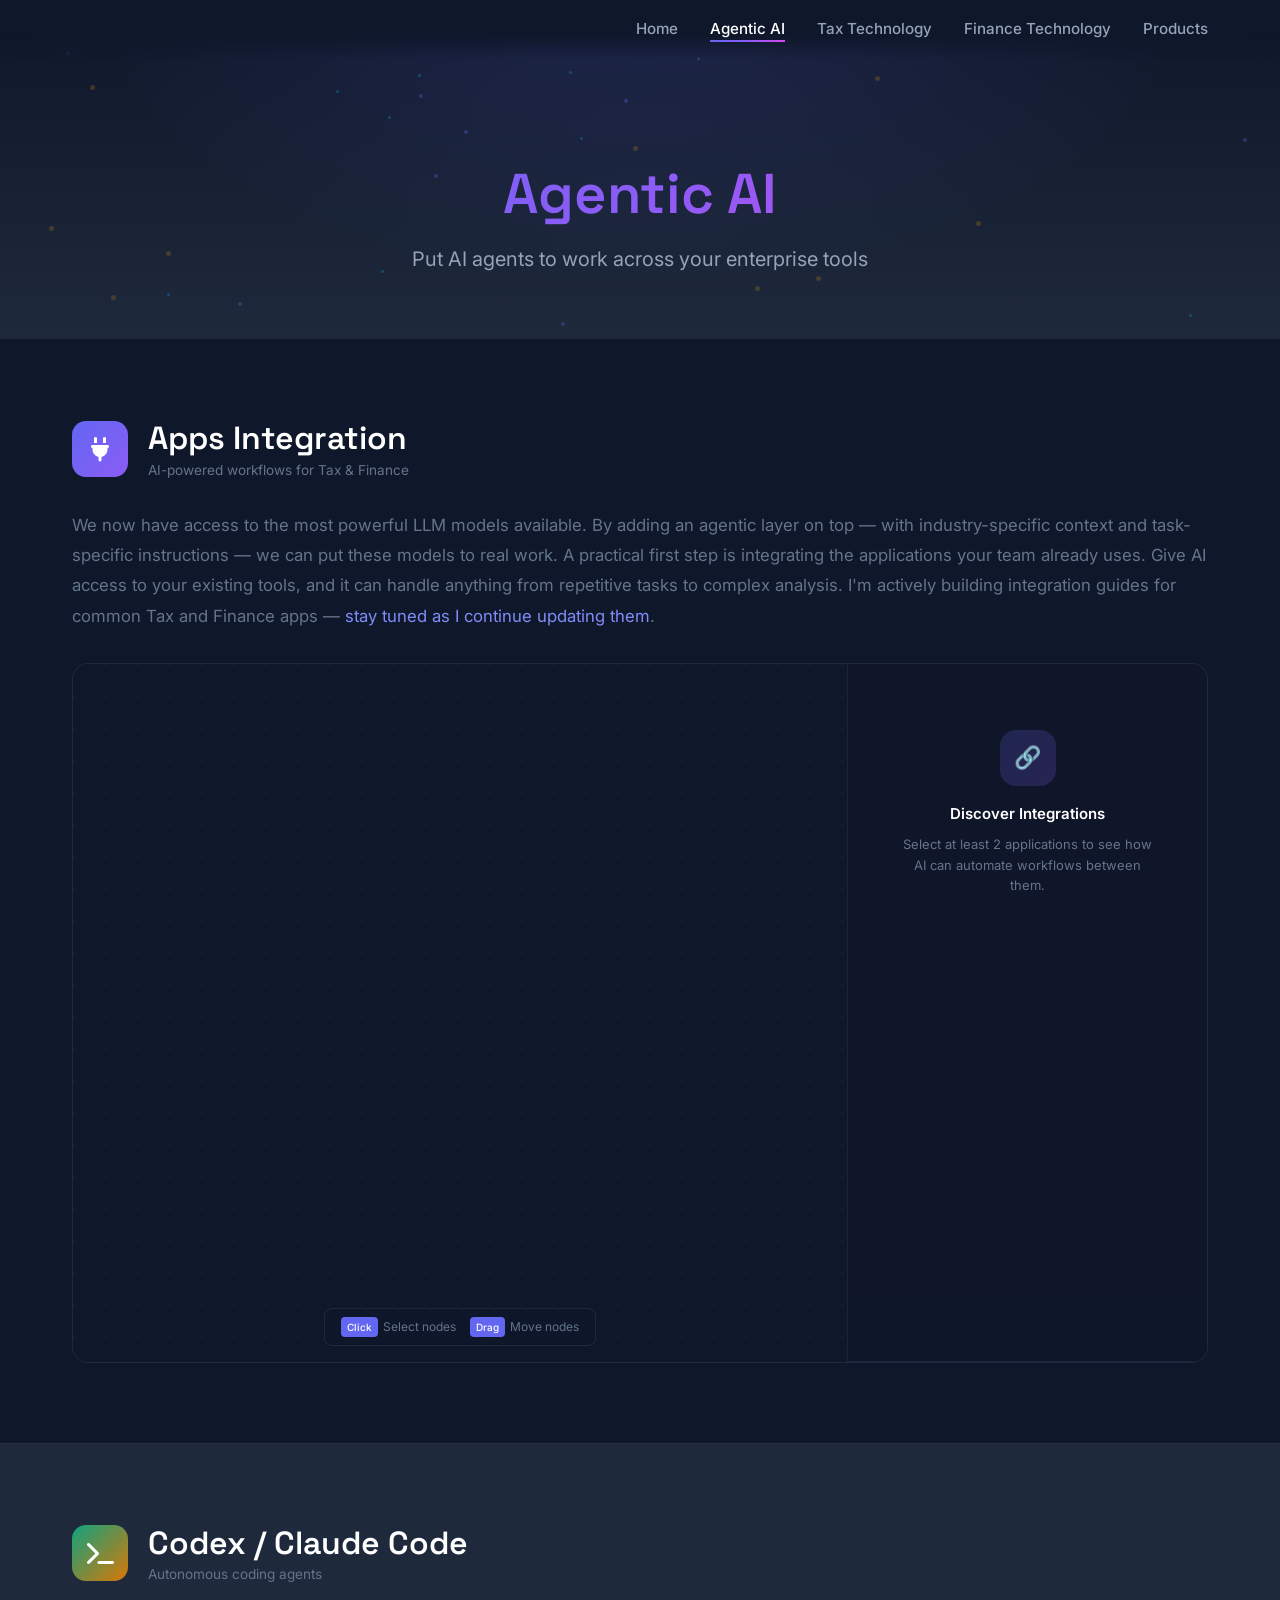
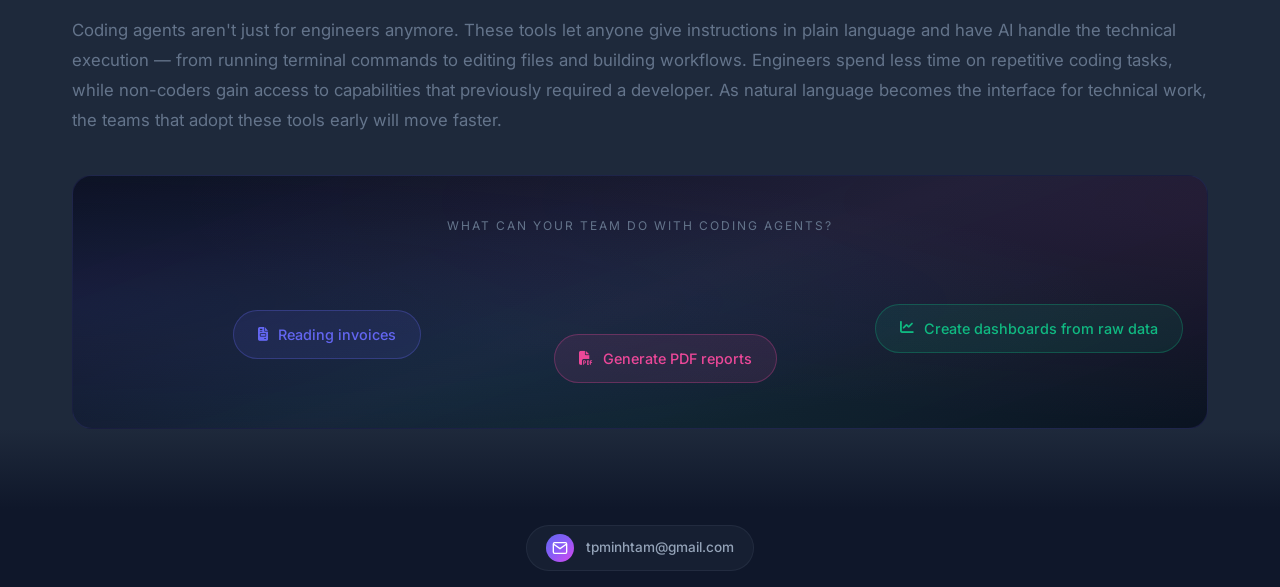
<file: pages/agentic-ai.html>
<!DOCTYPE html>
<html lang="en">
<head>
    <meta charset="UTF-8">
    <meta name="viewport" content="width=device-width, initial-scale=1.0">
    <title>Agentic AI | Tam Tran</title>
    <link rel="stylesheet" href="../styles.css">
    <link href="https://fonts.googleapis.com/css2?family=Inter:wght@300;400;500;600;700&family=Space+Grotesk:wght@400;500;600;700&display=swap" rel="stylesheet">
    <script src="https://d3js.org/d3.v7.min.js"></script>
    <link rel="stylesheet" href="https://cdnjs.cloudflare.com/ajax/libs/font-awesome/6.5.1/css/all.min.css">
    <style>
        /* ===== Claude Code & Codex Section Styles ===== */
        .tool-section {
            padding: 5rem 0;
            border-top: 1px solid rgba(100, 116, 139, 0.1);
        }
        .tool-header {
            display: flex;
            align-items: center;
            gap: 1.25rem;
            margin-bottom: 2rem;
        }
        .tool-logo {
            width: 56px;
            height: 56px;
            border-radius: 14px;
            display: flex;
            align-items: center;
            justify-content: center;
            font-size: 1.5rem;
            color: var(--white);
            flex-shrink: 0;
        }
        .tool-logo.claude-code {
            background: linear-gradient(135deg, #d97706 0%, #f59e0b 100%);
        }
        .tool-logo.codex {
            background: linear-gradient(135deg, #10a37f 0%, #1a7f5a 100%);
        }
        .tool-header h2 {
            font-size: 2rem;
            color: var(--white);
            margin: 0;
        }
        .tool-header h2 span {
            display: block;
            font-size: 0.85rem;
            color: var(--gray);
            font-weight: 400;
            margin-top: 0.25rem;
            font-family: 'Inter', sans-serif;
        }
        .tool-description {
            color: var(--gray);
            line-height: 1.8;
            margin-bottom: 2rem;
            font-size: 1.05rem;
        }
        .features-grid {
            display: grid;
            grid-template-columns: repeat(auto-fit, minmax(280px, 1fr));
            gap: 1.5rem;
            margin-top: 1.5rem;
        }
        .feature-card {
            background: rgba(30, 41, 59, 0.5);
            border: 1px solid rgba(100, 116, 139, 0.2);
            border-radius: 12px;
            padding: 1.5rem;
            transition: all 0.3s ease;
        }
        .feature-card:hover {
            border-color: rgba(99, 102, 241, 0.4);
            transform: translateY(-4px);
            box-shadow: 0 12px 24px rgba(0, 0, 0, 0.2);
        }
        .feature-card h4 {
            color: var(--white);
            margin-bottom: 0.5rem;
            font-size: 1rem;
        }
        .feature-card p {
            color: var(--gray);
            font-size: 0.9rem;
            line-height: 1.6;
        }
        .built-with {
            margin-top: 2rem;
            padding: 1.5rem;
            background: rgba(99, 102, 241, 0.08);
            border: 1px solid rgba(99, 102, 241, 0.2);
            border-radius: 12px;
        }
        .built-with h4 {
            color: var(--primary-light);
            margin-bottom: 0.75rem;
            font-size: 0.9rem;
            text-transform: uppercase;
            letter-spacing: 0.5px;
        }
        .built-with p {
            color: var(--gray-light);
            font-size: 0.95rem;
            line-height: 1.7;
        }

        /* ===== App Integration Section ===== */
        .app-integration-section {
            padding: 5rem 0 2rem;
        }
        .integration-intro {
            text-align: center;
            margin-bottom: 2rem;
        }
        .integration-intro h2 {
            font-size: 2rem;
            color: var(--white);
            margin-bottom: 1rem;
        }
        .integration-intro p {
            color: var(--gray);
            max-width: 700px;
            margin: 0 auto;
            font-size: 1.05rem;
            line-height: 1.7;
        }

        /* Integration Hub Container */
        .hub-container {
            display: flex;
            border-radius: 16px;
            overflow: hidden;
            border: 1px solid rgba(100, 116, 139, 0.2);
            height: 700px;
            background: #0f172a;
            position: relative;
        }

        /* Graph area */
        .hub-graph {
            flex: 1;
            position: relative;
            overflow: hidden;
            background: #0f172a;
        }
        .hub-graph::before {
            content: '';
            position: absolute;
            top: 0; left: 0; right: 0; bottom: 0;
            background-image:
                radial-gradient(circle at 1px 1px, rgba(100, 116, 139, 0.08) 1px, transparent 0);
            background-size: 32px 32px;
            pointer-events: none;
            z-index: 0;
        }
        .hub-grid-overlay { display: none; }
        #graph {
            width: 100%;
            height: 100%;
            background: transparent;
            position: relative;
            z-index: 1;
        }

        /* Side Panel */
        .hub-panel {
            width: 360px;
            background: rgba(15, 23, 42, 0.95);
            border-left: 1px solid rgba(100, 116, 139, 0.15);
            display: flex;
            flex-direction: column;
        }
        .hub-panel-header {
            padding: 20px 24px;
            border-bottom: 1px solid rgba(100, 116, 139, 0.15);
        }
        .hub-panel-title {
            font-size: 15px;
            font-weight: 600;
            color: var(--white);
            margin-bottom: 4px;
            font-family: 'Space Grotesk', sans-serif;
        }
        .hub-panel-subtitle {
            font-size: 13px;
            color: var(--gray);
            line-height: 1.5;
        }
        .hub-selection-area {
            padding: 16px 24px;
            border-bottom: 1px solid rgba(100, 116, 139, 0.15);
            background: rgba(15, 23, 42, 0.5);
        }
        .hub-selection-label {
            font-size: 11px;
            color: var(--gray);
            text-transform: uppercase;
            letter-spacing: 0.8px;
            margin-bottom: 10px;
            font-weight: 500;
        }
        .hub-selected-apps {
            display: flex;
            gap: 8px;
            flex-wrap: wrap;
            min-height: 32px;
            align-items: center;
        }
        .hub-selected-app {
            display: flex;
            align-items: center;
            gap: 6px;
            padding: 6px 10px;
            background: var(--primary);
            border-radius: 6px;
            font-size: 12px;
            font-weight: 500;
            color: white;
            cursor: pointer;
            transition: all 0.15s ease;
        }
        .hub-selected-app:hover {
            background: var(--primary-dark);
        }
        .hub-selected-app .remove {
            width: 14px;
            height: 14px;
            display: flex;
            align-items: center;
            justify-content: center;
            background: rgba(255, 255, 255, 0.2);
            border-radius: 3px;
            font-size: 9px;
            margin-left: 2px;
        }
        .hub-placeholder {
            color: var(--gray);
            font-size: 13px;
        }
        .hub-clear-btn {
            padding: 6px 12px;
            background: transparent;
            border: 1px solid rgba(100, 116, 139, 0.3);
            border-radius: 6px;
            color: var(--gray);
            font-size: 12px;
            font-weight: 500;
            cursor: pointer;
            transition: all 0.15s ease;
            margin-top: 10px;
        }
        .hub-clear-btn:hover {
            background: rgba(99, 102, 241, 0.15);
            border-color: var(--primary-light);
            color: var(--primary-light);
        }
        .hub-results {
            flex: 1;
            overflow-y: auto;
            padding: 16px 24px;
        }
        .hub-integration-card {
            background: rgba(15, 23, 42, 0.5);
            border-radius: 10px;
            padding: 16px;
            margin-bottom: 10px;
            border: 1px solid rgba(100, 116, 139, 0.15);
            transition: all 0.3s ease;
        }
        .hub-integration-card:hover {
            border-color: rgba(99, 102, 241, 0.4);
            box-shadow: 0 4px 20px rgba(99, 102, 241, 0.1);
            transform: translateY(-2px);
        }
        .hub-ai-badge {
            padding: 3px 8px;
            border-radius: 4px;
            font-size: 10px;
            font-weight: 600;
            text-transform: uppercase;
            letter-spacing: 0.5px;
            display: inline-block;
            margin-bottom: 8px;
        }
        .hub-ai-badge.chatgpt {
            background: rgba(16, 185, 129, 0.15);
            color: #34d399;
        }
        .hub-ai-badge.claude {
            background: rgba(245, 158, 11, 0.15);
            color: #fbbf24;
        }
        .hub-ai-badge.gemini {
            background: rgba(99, 102, 241, 0.15);
            color: var(--primary-light);
        }
        .hub-int-title {
            font-weight: 600;
            font-size: 13px;
            color: var(--white);
            margin-bottom: 6px;
        }
        .hub-int-desc {
            font-size: 12px;
            color: var(--gray);
            line-height: 1.6;
            margin-bottom: 10px;
        }
        .hub-int-flow {
            display: flex;
            align-items: center;
            gap: 5px;
            padding: 10px;
            background: rgba(15, 23, 42, 0.8);
            border-radius: 6px;
            font-size: 11px;
            overflow-x: auto;
        }
        .hub-flow-step {
            padding: 4px 8px;
            background: rgba(30, 41, 59, 0.8);
            border-radius: 4px;
            white-space: nowrap;
            font-weight: 500;
            color: var(--gray-light);
            border: 1px solid rgba(100, 116, 139, 0.2);
        }
        .hub-flow-arrow {
            color: var(--gray);
            font-size: 10px;
        }
        .hub-empty-state {
            text-align: center;
            padding: 50px 20px;
        }
        .hub-empty-icon {
            width: 56px;
            height: 56px;
            background: linear-gradient(135deg, rgba(99, 102, 241, 0.2), rgba(139, 92, 246, 0.2));
            border-radius: 16px;
            display: flex;
            align-items: center;
            justify-content: center;
            margin: 0 auto 16px;
            font-size: 22px;
            animation: emptyPulse 3s ease-in-out infinite;
        }
        @keyframes emptyPulse {
            0%, 100% { box-shadow: 0 0 0 0 rgba(99, 102, 241, 0.15); }
            50% { box-shadow: 0 0 20px 8px rgba(99, 102, 241, 0.1); }
        }
        .hub-empty-title {
            font-size: 15px;
            font-weight: 600;
            color: var(--white);
            margin-bottom: 8px;
        }
        .hub-empty-text {
            font-size: 13px;
            line-height: 1.6;
            color: var(--gray);
            max-width: 250px;
            margin: 0 auto;
        }

        /* Graph Legend */
        .hub-legend {
            position: absolute;
            bottom: 16px;
            left: 16px;
            background: rgba(15, 23, 42, 0.9);
            border-radius: 10px;
            padding: 14px 18px;
            border: 1px solid rgba(100, 116, 139, 0.2);
            z-index: 10;
        }
        .hub-legend-title {
            font-size: 10px;
            color: var(--gray);
            text-transform: uppercase;
            letter-spacing: 0.8px;
            margin-bottom: 10px;
            font-weight: 500;
        }
        .hub-legend-items {
            display: flex;
            flex-direction: column;
            gap: 5px;
        }
        .hub-legend-item {
            display: flex;
            align-items: center;
            gap: 8px;
            font-size: 11px;
            color: var(--gray-light);
            font-weight: 450;
        }
        .hub-legend-dot {
            width: 8px;
            height: 8px;
            border-radius: 50%;
            flex-shrink: 0;
        }

        /* Hub instructions */
        .hub-instructions {
            position: absolute;
            bottom: 16px;
            left: 50%;
            transform: translateX(-50%);
            background: rgba(15, 23, 42, 0.9);
            border-radius: 8px;
            padding: 8px 16px;
            border: 1px solid rgba(100, 116, 139, 0.2);
            font-size: 12px;
            color: var(--gray);
            z-index: 10;
            display: flex;
            align-items: center;
            gap: 14px;
        }
        .hub-instructions span {
            display: flex;
            align-items: center;
            gap: 5px;
        }
        .hub-key {
            display: inline-flex;
            align-items: center;
            justify-content: center;
            padding: 2px 6px;
            background: var(--primary);
            border-radius: 4px;
            font-size: 10px;
            font-weight: 500;
            color: white;
        }

        /* SVG node styles */
        .node { cursor: pointer; }
        .node-label {
            font-family: 'Inter', sans-serif;
            font-size: 10px;
            text-anchor: middle;
            pointer-events: none;
            font-weight: 500;
            transition: all 0.2s ease;
            fill: #94a3b8;
            text-shadow: 0 1px 2px rgba(0, 0, 0, 0.3);
        }
        .node:hover .node-label {
            font-size: 12px;
            font-weight: 600;
            fill: #FFFFFF;
        }
        .node.selected .node-label {
            font-size: 12px;
            font-weight: 700;
            fill: #FFFFFF;
        }
        .link {
            fill: none;
            stroke-linecap: round;
            transition: stroke-opacity 0.3s ease, stroke-width 0.3s ease;
        }
        .link.highlighted {
            stroke: var(--primary-light);
            stroke-width: 2;
            stroke-opacity: 0.9;
            stroke-dasharray: none;
        }
        .link.ai-connection {
            stroke: #4A5568;
            stroke-width: 1;
            stroke-opacity: 0.4;
            stroke-dasharray: 3 6;
        }
        .link.category-connection {
            stroke: #4A5568;
            stroke-width: 1;
            stroke-opacity: 0.5;
            stroke-dasharray: 8 4;
        }

        /* Hub scrollbar */
        .hub-results::-webkit-scrollbar { width: 5px; }
        .hub-results::-webkit-scrollbar-track { background: transparent; }
        .hub-results::-webkit-scrollbar-thumb { background: rgba(100, 116, 139, 0.3); border-radius: 3px; }
        .hub-results::-webkit-scrollbar-thumb:hover { background: rgba(100, 116, 139, 0.5); }

        /* Stats bar */
        .hub-stats {
            display: flex;
            justify-content: center;
            gap: 3rem;
            margin-bottom: 2rem;
        }
        .hub-stat {
            text-align: center;
        }
        .hub-stat-value {
            font-family: 'Space Grotesk', sans-serif;
            font-size: 2rem;
            font-weight: 700;
            background: var(--gradient-1);
            -webkit-background-clip: text;
            -webkit-text-fill-color: transparent;
            background-clip: text;
        }
        .hub-stat-label {
            font-size: 0.85rem;
            color: var(--gray);
            margin-top: 0.25rem;
        }

        @media (max-width: 968px) {
            .hub-container {
                flex-direction: column;
                height: auto;
            }
            .hub-graph {
                height: 500px;
            }
            .hub-panel {
                width: 100%;
                max-height: 400px;
            }
            .hub-legend { display: none; }
            .hub-instructions { display: none; }
        }
    </style>
</head>
<body>
    <nav class="navbar scrolled">
        <div class="nav-container">
                        <ul class="nav-links">
                <li><a href="../index.html">Home</a></li>
                <li><a href="agentic-ai.html" class="active">Agentic AI</a></li>
                <li><a href="tax-tech.html">Tax Technology</a></li>
                <li><a href="finance-tech.html">Finance Technology</a></li>
                <li><a href="my-apps.html">Products</a></li>
            </ul>
            <div class="hamburger">
                <span></span>
                <span></span>
                <span></span>
            </div>
        </div>
    </nav>

    <header class="page-header">
        <div class="particles" id="particles"></div>
        <div class="container" style="text-align: center;">
            <h1 class="animate-slide-up">Agentic AI</h1>
            <p class="lead animate-slide-up delay-1" style="margin-left: auto; margin-right: auto;">Put AI agents to work across your enterprise tools</p>
        </div>
    </header>

    <!-- ===== APP INTEGRATION SECTION ===== -->
    <section class="tool-section" id="app-integration-section" style="border-top: none;">
        <div class="container">
            <div class="tool-header">
                <div class="tool-logo" style="background: linear-gradient(135deg, #6366f1, #8b5cf6);">
                    <i class="fa-solid fa-plug"></i>
                </div>
                <h2>Apps Integration <span>AI-powered workflows for Tax & Finance</span></h2>
            </div>
            <p class="tool-description">
                We now have access to the most powerful LLM models available. By adding an agentic layer on top — with industry-specific context and task-specific instructions — we can put these models to real work. A practical first step is integrating the applications your team already uses. Give AI access to your existing tools, and it can handle anything from repetitive tasks to complex analysis. I'm actively building integration guides for common Tax and Finance apps — <span style="color: var(--primary-light);">stay tuned as I continue updating them</span>.
            </p>

            <div class="hub-container">
                <div class="hub-graph">
                    <div class="hub-grid-overlay"></div>
                    <svg id="graph"></svg>
                    <div class="hub-instructions">
                        <span><span class="hub-key">Click</span> Select nodes</span>
                        <span><span class="hub-key">Drag</span> Move nodes</span>
                    </div>
                </div>

                <div class="hub-panel">
                    <div class="hub-results" id="integrationResults">
                        <div class="hub-empty-state">
                            <div class="hub-empty-icon">🔗</div>
                            <div class="hub-empty-title">Discover Integrations</div>
                            <div class="hub-empty-text">Select at least 2 applications to see how AI can automate workflows between them.</div>
                        </div>
                    </div>
                    <div class="hub-selection-area">
                        <div class="hub-selected-apps" id="selectedApps"></div>
                        <button class="hub-clear-btn" id="clearBtn" style="display: none;">Clear selection</button>
                    </div>
                </div>
            </div>
        </div>
    </section>

    <!-- ===== CODEX / CLAUDE CODE SECTION ===== -->
    <section class="tool-section" id="coding-agents-section" style="background: var(--dark-lighter);">
        <div class="container">
            <div class="tool-header">
                <div class="tool-logo" style="background: linear-gradient(135deg, #10a37f, #d97706);">
                    <i class="fa-solid fa-terminal"></i>
                </div>
                <h2>Codex / Claude Code <span>Autonomous coding agents</span></h2>
            </div>
            <p class="tool-description" style="margin-bottom: 2.5rem;">
                Coding agents aren't just for engineers anymore. These tools let anyone give instructions in plain language and have AI handle the technical execution — from running terminal commands to editing files and building workflows. Engineers spend less time on repetitive coding tasks, while non-coders gain access to capabilities that previously required a developer. As natural language becomes the interface for technical work, the teams that adopt these tools early will move faster.
            </p>

            <div class="agent-usecases-board" id="agentBoard">
                <div class="agent-usecases-label">What can your team do with coding agents?</div>
                <div class="agent-stage" id="agentStage"></div>
            </div>
        </div>
    </section>

    <style>
        .agent-usecases-board {
            background: linear-gradient(160deg, rgba(10, 15, 30, 0.95) 0%, rgba(20, 28, 50, 0.9) 50%, rgba(10, 15, 30, 0.95) 100%);
            border: 1px solid rgba(99, 102, 241, 0.15);
            border-radius: 20px;
            padding: 2.5rem 2rem;
            margin-top: 0.5rem;
            position: relative;
            overflow: hidden;
        }
        .agent-usecases-board::before {
            content: '';
            position: absolute;
            top: -50%; left: -50%; width: 200%; height: 200%;
            background:
                radial-gradient(ellipse at 20% 50%, rgba(99, 102, 241, 0.12) 0%, transparent 45%),
                radial-gradient(ellipse at 80% 30%, rgba(236, 72, 153, 0.09) 0%, transparent 45%),
                radial-gradient(ellipse at 50% 80%, rgba(16, 185, 129, 0.09) 0%, transparent 45%);
            animation: bgShift 12s ease-in-out infinite;
            pointer-events: none;
        }
        @keyframes bgShift {
            0%, 100% { transform: translate(0, 0); }
            33% { transform: translate(3%, -2%); }
            66% { transform: translate(-2%, 3%); }
        }
        .agent-usecases-label {
            color: var(--gray);
            font-size: 0.75rem;
            text-transform: uppercase;
            letter-spacing: 2px;
            margin-bottom: 2rem;
            text-align: center;
            position: relative;
        }
        .agent-stage {
            display: flex;
            justify-content: center;
            align-items: center;
            gap: 1rem;
            min-height: 120px;
            flex-wrap: wrap;
            position: relative;
        }
        .agent-tag {
            display: inline-flex;
            align-items: center;
            gap: 0.6rem;
            padding: 0.75rem 1.5rem;
            border-radius: 50px;
            font-size: 0.9rem;
            font-weight: 500;
            position: absolute;
            white-space: nowrap;
            opacity: 0;
            pointer-events: none;
            transition: none;
        }
        .agent-tag i {
            font-size: 0.85rem;
        }
        .agent-tag.entering {
            animation: tagFloatIn 0.5s cubic-bezier(0.34, 1.56, 0.64, 1) forwards;
            pointer-events: auto;
        }
        .agent-tag.visible {
            opacity: 1;
            transform: translateY(0) scale(1);
            pointer-events: auto;
            animation: tagFloat 3s ease-in-out infinite;
        }
        .agent-tag.exiting {
            animation: tagFloatOut 0.4s cubic-bezier(0.55, 0, 1, 0.45) forwards;
            pointer-events: none;
        }
        @keyframes tagFloatIn {
            0% { opacity: 0; transform: translateY(30px) scale(0.6); filter: blur(8px); }
            60% { opacity: 1; filter: blur(0); }
            100% { opacity: 1; transform: translateY(0) scale(1); filter: blur(0); }
        }
        @keyframes tagFloat {
            0%, 100% { transform: translateY(0); }
            50% { transform: translateY(-4px); }
        }
        @keyframes tagFloatOut {
            0% { opacity: 1; transform: translateY(0) scale(1); filter: blur(0); }
            100% { opacity: 0; transform: translateY(-25px) scale(0.7); filter: blur(6px); }
        }
    </style>

    <script>
        (function() {
            const usecases = [
                { icon: 'fa-solid fa-file-invoice', text: 'Reading invoices', color: '#6366f1', bg: 'rgba(99,102,241,0.1)', border: 'rgba(99,102,241,0.3)' },
                { icon: 'fa-solid fa-file-pdf', text: 'Generate PDF reports', color: '#ec4899', bg: 'rgba(236,72,153,0.1)', border: 'rgba(236,72,153,0.3)' },
                { icon: 'fa-solid fa-chart-line', text: 'Create dashboards from raw data', color: '#10b981', bg: 'rgba(16,185,129,0.1)', border: 'rgba(16,185,129,0.3)' },
                { icon: 'fa-solid fa-rocket', text: 'Build application prototypes', color: '#f59e0b', bg: 'rgba(245,158,11,0.1)', border: 'rgba(245,158,11,0.3)' },
                { icon: 'fa-solid fa-table', text: 'Automate spreadsheets', color: '#0ea5e9', bg: 'rgba(14,165,233,0.1)', border: 'rgba(14,165,233,0.3)' },
                { icon: 'fa-solid fa-desktop', text: 'Generate slide decks', color: '#8b5cf6', bg: 'rgba(139,92,246,0.1)', border: 'rgba(139,92,246,0.3)' },
                { icon: 'fa-solid fa-envelope', text: 'Send email alerts from workflows', color: '#ef4444', bg: 'rgba(239,68,68,0.1)', border: 'rgba(239,68,68,0.3)' },
                { icon: 'fa-solid fa-scale-balanced', text: 'Research regulation updates', color: '#14b8a6', bg: 'rgba(20,184,166,0.1)', border: 'rgba(20,184,166,0.3)' },
                { icon: 'fa-solid fa-file-lines', text: 'Write requirement documents', color: '#f97316', bg: 'rgba(249,115,22,0.1)', border: 'rgba(249,115,22,0.3)' }
            ];

            const stage = document.getElementById('agentStage');
            const VISIBLE_COUNT = 3;
            let currentIndex = 0;
            let activeEls = [];
            let started = false;

            function getPositions() {
                const w = stage.offsetWidth;
                const h = stage.offsetHeight;
                const positions = [
                    { x: w * 0.12, y: h * 0.35 },
                    { x: w * 0.42, y: h * 0.55 },
                    { x: w * 0.72, y: h * 0.3 }
                ];
                return positions;
            }

            function createTag(uc, pos) {
                const el = document.createElement('span');
                el.className = 'agent-tag entering';
                el.innerHTML = `<i class="${uc.icon}" style="color:${uc.color}"></i> ${uc.text}`;
                el.style.background = uc.bg;
                el.style.border = `1px solid ${uc.border}`;
                el.style.color = uc.color;
                el.style.left = pos.x + 'px';
                el.style.top = pos.y + 'px';
                el.style.transform = 'translateY(-50%)';
                stage.appendChild(el);
                // Switch to visible after enter animation
                setTimeout(() => {
                    el.classList.remove('entering');
                    el.classList.add('visible');
                }, 500);
                return el;
            }

            function removeTag(el) {
                el.classList.remove('visible');
                el.classList.add('exiting');
                setTimeout(() => {
                    if (el.parentNode) el.parentNode.removeChild(el);
                }, 400);
            }


            function showInitial() {
                const positions = getPositions();
                const indices = [];
                for (let i = 0; i < VISIBLE_COUNT; i++) {
                    const idx = (currentIndex + i) % usecases.length;
                    indices.push(idx);
                    setTimeout(() => {
                        const el = createTag(usecases[idx], positions[i]);
                        activeEls.push({ el, slot: i, idx });
                    }, i * 200);
                }
                currentIndex = (currentIndex + VISIBLE_COUNT) % usecases.length;
            }

            function cycleOne() {
                if (activeEls.length === 0) return;
                const positions = getPositions();
                // Pick the oldest tag to replace
                const oldest = activeEls.shift();
                removeTag(oldest.el);

                const newIdx = currentIndex % usecases.length;
                currentIndex = (currentIndex + 1) % usecases.length;

                setTimeout(() => {
                    const el = createTag(usecases[newIdx], positions[oldest.slot]);
                    activeEls.push({ el, slot: oldest.slot, idx: newIdx });
                }, 500);
            }

            // Start on scroll into view
            const boardObserver = new IntersectionObserver((entries) => {
                entries.forEach(entry => {
                    if (entry.isIntersecting && !started) {
                        started = true;
                        showInitial();
                        setTimeout(() => {
                            setInterval(cycleOne, 1500);
                        }, VISIBLE_COUNT * 200 + 800);
                        boardObserver.unobserve(entry.target);
                    }
                });
            }, { threshold: 0.3 });
            boardObserver.observe(document.getElementById('agentBoard'));
        })();
    </script>

    <footer class="footer">
        <div class="container">
            <div class="footer-content">
                <div class="footer-contact">
                    <div class="footer-contact-icon">
                        <svg width="16" height="16" viewBox="0 0 24 24" fill="none" stroke="white" stroke-width="2"><path d="M4 4h16c1.1 0 2 .9 2 2v12c0 1.1-.9 2-2 2H4c-1.1 0-2-.9-2-2V6c0-1.1.9-2 2-2z"/><polyline points="22,6 12,13 2,6"/></svg>
                    </div>
                    <a href="mailto:tpminhtam@gmail.com">tpminhtam@gmail.com</a>
                </div>
            </div>
        </div>
    </footer>

    <script>
        const hamburger = document.querySelector('.hamburger');
        const navLinks = document.querySelector('.nav-links');

        hamburger.addEventListener('click', () => {
            navLinks.classList.toggle('active');
            hamburger.classList.toggle('active');
        });

        // Floating Particles
        function createParticles() {
            const container = document.getElementById('particles');
            if (!container) return;
            for (let i = 0; i < 30; i++) {
                const particle = document.createElement('div');
                particle.className = 'particle';
                particle.style.left = Math.random() * 100 + '%';
                particle.style.top = Math.random() * 100 + '%';
                particle.style.animationDelay = Math.random() * 5 + 's';
                particle.style.animationDuration = (Math.random() * 10 + 10) + 's';
                container.appendChild(particle);
            }
        }
        createParticles();

        // Scroll animations
        const observer = new IntersectionObserver((entries) => {
            entries.forEach(entry => {
                if (entry.isIntersecting) {
                    entry.target.classList.add('animate-in');
                }
            });
        }, { threshold: 0.1 });

        document.querySelectorAll('.feature-card, .tool-header, .built-with, .hub-container').forEach(el => {
            el.classList.add('scroll-animate');
            observer.observe(el);
        });

        // ===== D3 INTEGRATION GRAPH =====
        const categoryColors = {
            ai: '#6366F1',
            communication: '#3B82F6',
            finance: '#10B981',
            tax: '#F59E0B',
            analytics: '#8B5CF6',
            project: '#EC4899',
            document: '#06B6D4',
            compliance: '#EF4444',
            expense: '#22C55E',
            crm: '#F97316',
            banking: '#0EA5E9'
        };

        const appIcons = {
            chatgpt: { icon: 'svg-chatgpt', color: '#10A37F', svg: '<svg viewBox="0 0 24 24" width="24" height="24" fill="#10A37F"><path d="M22.282 9.821a5.985 5.985 0 0 0-.516-4.91 6.046 6.046 0 0 0-6.51-2.9A6.065 6.065 0 0 0 4.981 4.18a5.985 5.985 0 0 0-3.998 2.9 6.046 6.046 0 0 0 .743 7.097 5.98 5.98 0 0 0 .51 4.911 6.051 6.051 0 0 0 6.515 2.9A5.985 5.985 0 0 0 13.26 24a6.056 6.056 0 0 0 5.772-4.206 5.99 5.99 0 0 0 3.997-2.9 6.056 6.056 0 0 0-.747-7.073zM13.26 22.43a4.476 4.476 0 0 1-2.876-1.04l.141-.081 4.779-2.758a.795.795 0 0 0 .392-.681v-6.737l2.02 1.168a.071.071 0 0 1 .038.052v5.583a4.504 4.504 0 0 1-4.494 4.494zM3.6 18.304a4.47 4.47 0 0 1-.535-3.014l.142.085 4.783 2.759a.771.771 0 0 0 .78 0l5.843-3.369v2.332a.08.08 0 0 1-.033.062L9.74 19.95a4.5 4.5 0 0 1-6.14-1.646zM2.34 7.896a4.485 4.485 0 0 1 2.366-1.973V11.6a.766.766 0 0 0 .388.676l5.815 3.355-2.02 1.168a.076.076 0 0 1-.071 0l-4.83-2.786A4.504 4.504 0 0 1 2.34 7.872zm16.597 3.855l-5.833-3.387L15.119 7.2a.076.076 0 0 1 .071 0l4.83 2.791a4.494 4.494 0 0 1-.676 8.105v-5.678a.79.79 0 0 0-.407-.667zm2.01-3.023l-.141-.085-4.774-2.782a.776.776 0 0 0-.785 0L9.409 9.23V6.897a.066.066 0 0 1 .028-.061l4.83-2.787a4.5 4.5 0 0 1 6.68 4.66zm-12.64 4.135l-2.02-1.164a.08.08 0 0 1-.038-.057V6.075a4.5 4.5 0 0 1 7.375-3.453l-.142.08L8.704 5.46a.795.795 0 0 0-.393.681zm1.097-2.365l2.602-1.5 2.607 1.5v2.999l-2.597 1.5-2.607-1.5z"/></svg>' },
            claude: { icon: 'svg-claude', color: '#D97706', svg: '<svg viewBox="0 0 16 16" width="24" height="24" fill="#D97706"><path d="m3.127 10.604 3.135-1.76.053-.153-.053-.085H6.11l-.525-.032-1.791-.048-1.554-.065-1.505-.08-.38-.081L0 7.832l.036-.234.32-.214.455.04 1.009.069 1.513.105 1.097.064 1.626.17h.259l.036-.105-.089-.065-.068-.064-1.566-1.062-1.695-1.121-.887-.646-.48-.327-.243-.306-.104-.67.435-.48.585.04.15.04.593.456 1.267.981 1.654 1.218.242.202.097-.068.012-.049-.109-.181-.9-1.626-.96-1.655-.428-.686-.113-.411a2 2 0 0 1-.068-.484l.496-.674L4.446 0l.662.089.279.242.411.94.666 1.48 1.033 2.014.302.597.162.553.06.17h.105v-.097l.085-1.134.157-1.392.154-1.792.052-.504.25-.605.497-.327.387.186.319.456-.045.294-.19 1.23-.37 1.93-.243 1.29h.142l.161-.16.654-.868 1.097-1.372.484-.545.565-.601.363-.287h.686l.505.751-.226.775-.707.895-.585.759-.839 1.13-.524.904.048.072.125-.012 1.897-.403 1.024-.186 1.223-.21.553.258.06.263-.218.536-1.307.323-1.533.307-2.284.54-.028.02.032.04 1.029.098.44.024h1.077l2.005.15.525.346.315.424-.053.323-.807.411-3.631-.863-.872-.218h-.12v.073l.726.71 1.331 1.202 1.667 1.55.084.383-.214.302-.226-.032-1.464-1.101-.565-.497-1.28-1.077h-.084v.113l.295.432 1.557 2.34.08.718-.112.234-.404.141-.444-.08-.911-1.28-.94-1.44-.759-1.291-.093.053-.448 4.821-.21.246-.484.186-.403-.307-.214-.496.214-.98.258-1.28.21-1.016.19-1.263.112-.42-.008-.028-.092.012-.953 1.307-1.448 1.957-1.146 1.227-.274.109-.477-.247.045-.44.266-.39 1.586-2.018.956-1.25.617-.723-.004-.105h-.036l-4.212 2.736-.75.096-.324-.302.04-.496.154-.162 1.267-.871z"/></svg>' },
            gemini: { icon: 'svg-gemini', color: '#4285F4', svg: '<svg viewBox="0 0 65 65" width="24" height="24" fill="#4285F4"><path d="M32.447 0c.68 0 1.273.465 1.439 1.125a38.904 38.904 0 001.999 5.905c2.152 5 5.105 9.376 8.854 13.125 3.751 3.75 8.126 6.703 13.125 8.855a38.98 38.98 0 005.906 1.999c.66.166 1.124.758 1.124 1.438 0 .68-.464 1.273-1.125 1.439a38.902 38.902 0 00-5.905 1.999c-5 2.152-9.375 5.105-13.125 8.854-3.749 3.751-6.702 8.126-8.854 13.125a38.973 38.973 0 00-2 5.906 1.485 1.485 0 01-1.438 1.124c-.68 0-1.272-.464-1.438-1.125a38.913 38.913 0 00-2-5.905c-2.151-5-5.103-9.375-8.854-13.125-3.75-3.749-8.125-6.702-13.125-8.854a38.973 38.973 0 00-5.905-2A1.485 1.485 0 010 32.448c0-.68.465-1.272 1.125-1.438a38.903 38.903 0 005.905-2c5-2.151 9.376-5.104 13.125-8.854 3.75-3.749 6.703-8.125 8.855-13.125a38.972 38.972 0 001.999-5.905A1.485 1.485 0 0132.447 0z"/></svg>' },
            gmail: { icon: 'fa-solid fa-envelope', color: '#EA4335' },
            slack: { icon: 'fa-brands fa-slack', color: '#4A154B' },
            teams: { icon: 'fa-brands fa-microsoft', color: '#6264A7' },
            outlook: { icon: 'fa-brands fa-microsoft', color: '#0078D4' },
            zoom: { icon: 'fa-solid fa-video', color: '#2D8CFF' },
            sap: { icon: 'fa-solid fa-cubes', color: '#0FAAFF' },
            oracle: { icon: 'fa-solid fa-database', color: '#F80000' },
            netsuite: { icon: 'fa-solid fa-cloud', color: '#1A4F87' },
            quickbooks: { icon: 'fa-solid fa-calculator', color: '#2CA01C' },
            workday: { icon: 'fa-solid fa-users', color: '#F68D2E' },
            sage: { icon: 'fa-solid fa-leaf', color: '#00D639' },
            xero: { icon: 'fa-solid fa-x', color: '#13B5EA' },
            dynamics: { icon: 'fa-brands fa-microsoft', color: '#002050' },
            onesource: { icon: 'fa-solid fa-file-invoice-dollar', color: '#E55300' },
            vertex: { icon: 'fa-solid fa-v', color: '#00A1DE' },
            avalara: { icon: 'fa-solid fa-a', color: '#FF5722' },
            cch: { icon: 'fa-solid fa-c', color: '#003366' },
            bloomberg_tax: { icon: 'fa-solid fa-b', color: '#2800D7' },
            taxjar: { icon: 'fa-solid fa-jar', color: '#48B749' },
            sovos: { icon: 'fa-solid fa-s', color: '#00A9E0' },
            corptax: { icon: 'fa-solid fa-building-columns', color: '#1E3A5F' },
            longview: { icon: 'fa-solid fa-mountain', color: '#00628B' },
            tableau: { icon: 'fa-solid fa-chart-pie', color: '#E97627' },
            powerbi: { icon: 'fa-solid fa-chart-column', color: '#F2C811' },
            alteryx: { icon: 'fa-solid fa-diagram-project', color: '#0078C0' },
            snowflake: { icon: 'fa-regular fa-snowflake', color: '#29B5E8' },
            databricks: { icon: 'fa-solid fa-bricks', color: '#FF3621' },
            excel: { icon: 'fa-solid fa-file-excel', color: '#217346' },
            sheets: { icon: 'fa-solid fa-table', color: '#0F9D58' },
            looker: { icon: 'fa-solid fa-magnifying-glass-chart', color: '#4285F4' },
            asana: { icon: 'fa-solid fa-circle-dot', color: '#F06A6A' },
            jira: { icon: 'fa-brands fa-jira', color: '#0052CC' },
            monday: { icon: 'fa-solid fa-m', color: '#FF3D57' },
            trello: { icon: 'fa-brands fa-trello', color: '#0079BF' },
            smartsheet: { icon: 'fa-solid fa-table-list', color: '#0074D9' },
            clickup: { icon: 'fa-solid fa-check-double', color: '#7B68EE' },
            sharepoint: { icon: 'fa-solid fa-share-nodes', color: '#0078D4' },
            box: { icon: 'fa-solid fa-box', color: '#0061D5' },
            dropbox: { icon: 'fa-brands fa-dropbox', color: '#0061FF' },
            gdrive: { icon: 'fa-brands fa-google-drive', color: '#4285F4' },
            docusign: { icon: 'fa-solid fa-file-signature', color: '#FFCC00' },
            adobe_sign: { icon: 'fa-solid fa-pen-nib', color: '#FF0000' },
            auditboard: { icon: 'fa-solid fa-clipboard-check', color: '#5A67D8' },
            workiva: { icon: 'fa-solid fa-w', color: '#1B365D' },
            blackline: { icon: 'fa-solid fa-square-check', color: '#00A3E0' },
            floqast: { icon: 'fa-solid fa-f', color: '#5046E4' },
            trintech: { icon: 'fa-solid fa-t', color: '#00A3E0' },
            concur: { icon: 'fa-solid fa-receipt', color: '#006BA6' },
            expensify: { icon: 'fa-solid fa-money-bill-wave', color: '#03D47C' },
            coupa: { icon: 'fa-solid fa-cart-shopping', color: '#E31937' },
            brex: { icon: 'fa-solid fa-credit-card', color: '#F5F5F5' },
            ramp: { icon: 'fa-solid fa-bolt', color: '#FFCF4A' },
            bill: { icon: 'fa-solid fa-file-invoice', color: '#00C4B3' },
            salesforce: { icon: 'fa-brands fa-salesforce', color: '#00A1E0' },
            hubspot: { icon: 'fa-brands fa-hubspot', color: '#FF7A59' },
            bloomberg: { icon: 'fa-solid fa-chart-line', color: '#2800D7' },
            kyriba: { icon: 'fa-solid fa-k', color: '#00B2A9' },
            gtreasury: { icon: 'fa-solid fa-g', color: '#003366' }
        };

        const applications = [
            { id: 'chatgpt', name: 'ChatGPT', category: 'ai', isAI: true, aiType: 'chatgpt' },
            { id: 'claude', name: 'Claude', category: 'ai', isAI: true, aiType: 'claude' },
            { id: 'gemini', name: 'Gemini', category: 'ai', isAI: true, aiType: 'gemini' },
            { id: 'gmail', name: 'Gmail', category: 'communication' },
            { id: 'slack', name: 'Slack', category: 'communication' },
            { id: 'teams', name: 'MS Teams', category: 'communication' },
            { id: 'outlook', name: 'Outlook', category: 'communication' },
            { id: 'zoom', name: 'Zoom', category: 'communication' },
            { id: 'sap', name: 'SAP', category: 'finance' },
            { id: 'oracle', name: 'Oracle', category: 'finance' },
            { id: 'netsuite', name: 'NetSuite', category: 'finance' },
            { id: 'quickbooks', name: 'QuickBooks', category: 'finance' },
            { id: 'workday', name: 'Workday', category: 'finance' },
            { id: 'sage', name: 'Sage', category: 'finance' },
            { id: 'xero', name: 'Xero', category: 'finance' },
            { id: 'dynamics', name: 'Dynamics 365', category: 'finance' },
            { id: 'onesource', name: 'OneSource', category: 'tax' },
            { id: 'vertex', name: 'Vertex', category: 'tax' },
            { id: 'avalara', name: 'Avalara', category: 'tax' },
            { id: 'cch', name: 'CCH Axcess', category: 'tax' },
            { id: 'bloomberg_tax', name: 'Bloomberg Tax', category: 'tax' },
            { id: 'taxjar', name: 'TaxJar', category: 'tax' },
            { id: 'sovos', name: 'Sovos', category: 'tax' },
            { id: 'corptax', name: 'Corptax', category: 'tax' },
            { id: 'longview', name: 'Longview', category: 'tax' },
            { id: 'tableau', name: 'Tableau', category: 'analytics' },
            { id: 'powerbi', name: 'Power BI', category: 'analytics' },
            { id: 'alteryx', name: 'Alteryx', category: 'analytics' },
            { id: 'snowflake', name: 'Snowflake', category: 'analytics' },
            { id: 'databricks', name: 'Databricks', category: 'analytics' },
            { id: 'excel', name: 'Excel', category: 'analytics' },
            { id: 'sheets', name: 'Sheets', category: 'analytics' },
            { id: 'looker', name: 'Looker', category: 'analytics' },
            { id: 'asana', name: 'Asana', category: 'project' },
            { id: 'jira', name: 'Jira', category: 'project' },
            { id: 'monday', name: 'Monday', category: 'project' },
            { id: 'trello', name: 'Trello', category: 'project' },
            { id: 'smartsheet', name: 'Smartsheet', category: 'project' },
            { id: 'clickup', name: 'ClickUp', category: 'project' },
            { id: 'sharepoint', name: 'SharePoint', category: 'document' },
            { id: 'box', name: 'Box', category: 'document' },
            { id: 'dropbox', name: 'Dropbox', category: 'document' },
            { id: 'gdrive', name: 'Drive', category: 'document' },
            { id: 'docusign', name: 'DocuSign', category: 'document' },
            { id: 'adobe_sign', name: 'Adobe Sign', category: 'document' },
            { id: 'auditboard', name: 'AuditBoard', category: 'compliance' },
            { id: 'workiva', name: 'Workiva', category: 'compliance' },
            { id: 'blackline', name: 'BlackLine', category: 'compliance' },
            { id: 'floqast', name: 'FloQast', category: 'compliance' },
            { id: 'trintech', name: 'Trintech', category: 'compliance' },
            { id: 'concur', name: 'Concur', category: 'expense' },
            { id: 'expensify', name: 'Expensify', category: 'expense' },
            { id: 'coupa', name: 'Coupa', category: 'expense' },
            { id: 'brex', name: 'Brex', category: 'expense' },
            { id: 'ramp', name: 'Ramp', category: 'expense' },
            { id: 'bill', name: 'Bill.com', category: 'expense' },
            { id: 'salesforce', name: 'Salesforce', category: 'crm' },
            { id: 'hubspot', name: 'HubSpot', category: 'crm' },
            { id: 'bloomberg', name: 'Bloomberg', category: 'banking' },
            { id: 'kyriba', name: 'Kyriba', category: 'banking' },
            { id: 'gtreasury', name: 'GTreasury', category: 'banking' }
        ];

        const appCountEl = document.getElementById('app-count');
        if (appCountEl) appCountEl.textContent = applications.length;

        // Integration database
        const integrationDatabase = {
            'gmail+slack': [
                { ai: 'gemini', title: 'Smart Email to Slack Routing', description: 'Gemini automatically categorizes emails and routes summaries to relevant Slack channels based on content analysis.', flow: ['Email received', 'Analyze content', 'Route to channel', 'Notify team'] },
                { ai: 'claude', title: 'Email Thread Summarization', description: 'Claude processes email threads and posts concise summaries to Slack with action items highlighted.', flow: ['Email thread', 'Summarize', 'Extract actions', 'Post to Slack'] }
            ],
            'onesource+excel': [
                { ai: 'claude', title: 'Tax Provision Analysis', description: 'Claude analyzes tax provision data from OneSource and generates Excel reports with variance explanations.', flow: ['Extract data', 'Analyze variances', 'Generate report'] },
                { ai: 'chatgpt', title: 'Tax Document Preparation', description: 'ChatGPT prepares tax workpapers from OneSource data formatted for Excel templates.', flow: ['Pull data', 'Format workpapers', 'Apply templates'] }
            ],
            'vertex+sap': [
                { ai: 'claude', title: 'Tax Calculation Reconciliation', description: 'Claude reconciles tax calculations between Vertex and SAP, identifying discrepancies automatically.', flow: ['Extract transactions', 'Compare calculations', 'Generate adjustments'] },
                { ai: 'gemini', title: 'Real-time Tax Compliance', description: 'Gemini monitors SAP transactions ensuring Vertex tax calculations are applied correctly.', flow: ['Monitor SAP', 'Validate taxes', 'Log compliance'] }
            ],
            'salesforce+slack': [
                { ai: 'chatgpt', title: 'Deal Alert Intelligence', description: 'ChatGPT monitors opportunities and sends intelligent alerts to Slack when deals need attention.', flow: ['Monitor deals', 'Analyze risk', 'Alert team'] },
                { ai: 'gemini', title: 'Customer Intelligence Bot', description: 'Gemini provides customer context in Slack by summarizing Salesforce account data.', flow: ['Query Salesforce', 'Summarize account', 'Reply in thread'] }
            ],
            'snowflake+tableau': [
                { ai: 'claude', title: 'Data Pipeline Documentation', description: 'Claude analyzes Snowflake data models and generates documentation for Tableau dashboards.', flow: ['Scan schema', 'Map to Tableau', 'Generate docs'] },
                { ai: 'chatgpt', title: 'Natural Language Queries', description: 'ChatGPT translates natural language questions into Snowflake SQL and visualizes in Tableau.', flow: ['User question', 'Generate SQL', 'Create visualization'] }
            ],
            'blackline+oracle': [
                { ai: 'claude', title: 'Automated Reconciliation Review', description: 'Claude reviews BlackLine reconciliations against Oracle GL data and flags exceptions.', flow: ['Pull balances', 'Match reconciliations', 'Generate commentary'] }
            ],
            'workday+teams': [
                { ai: 'gemini', title: 'HR Finance Integration', description: 'Gemini bridges Workday HR data with Teams for on-demand budget and headcount reports.', flow: ['Request in Teams', 'Query Workday', 'Deliver insights'] }
            ],
            'concur+quickbooks': [
                { ai: 'chatgpt', title: 'Expense Integration', description: 'ChatGPT categorizes Concur expenses and creates properly coded entries in QuickBooks.', flow: ['Import expenses', 'Categorize', 'Post to QuickBooks'] }
            ],
            'jira+slack': [
                { ai: 'chatgpt', title: 'Ticket Creation from Chat', description: 'ChatGPT creates Jira tickets from Slack conversations with proper formatting and labels.', flow: ['Parse conversation', 'Create ticket', 'Link to Slack'] }
            ],
            'docusign+salesforce': [
                { ai: 'chatgpt', title: 'Contract Intelligence', description: 'ChatGPT extracts key terms from signed DocuSign contracts and updates Salesforce records.', flow: ['Contract signed', 'Extract terms', 'Update Salesforce'] }
            ]
        };

        const genericIntegrations = {
            chatgpt: [
                { title: 'Custom GPT Integration', description: 'Build a Custom GPT connecting both systems for unified data management.', flow: ['Configure', 'Connect APIs', 'Deploy'] }
            ],
            claude: [
                { title: 'Intelligent Document Processing', description: 'Claude processes large documents across systems, extracting insights and syncing data.', flow: ['Ingest', 'Analyze', 'Extract', 'Sync'] }
            ],
            gemini: [
                { title: 'Workspace-Native Integration', description: 'Gemini leverages Google Workspace for seamless integrations via Sheets, Gmail, and Drive.', flow: ['Trigger', 'Process', 'Connect', 'Complete'] }
            ]
        };

        // Graph setup
        const graphContainer = document.querySelector('.hub-graph');
        const svg = d3.select('#graph');
        const graphRect = graphContainer.getBoundingClientRect();
        const width = graphRect.width;
        const height = graphRect.height;
        svg.attr('viewBox', [0, 0, width, height]);

        const defs = svg.append('defs');

        const shadowFilter = defs.append('filter').attr('id', 'shadow').attr('x', '-50%').attr('y', '-50%').attr('width', '200%').attr('height', '200%');
        shadowFilter.append('feDropShadow').attr('dx', '0').attr('dy', '1').attr('stdDeviation', '2').attr('flood-color', '#0f172a').attr('flood-opacity', '0.2');

        const aiShadow = defs.append('filter').attr('id', 'ai-shadow').attr('x', '-50%').attr('y', '-50%').attr('width', '200%').attr('height', '200%');
        aiShadow.append('feDropShadow').attr('dx', '0').attr('dy', '2').attr('stdDeviation', '4').attr('flood-color', '#6366F1').attr('flood-opacity', '0.3');

        const selectGlow = defs.append('filter').attr('id', 'select-glow').attr('x', '-50%').attr('y', '-50%').attr('width', '200%').attr('height', '200%');
        selectGlow.append('feDropShadow').attr('dx', '0').attr('dy', '0').attr('stdDeviation', '4').attr('flood-color', '#6366F1').attr('flood-opacity', '0.5');

        const container = svg.append('g');
        const zoom = d3.zoom().scaleExtent([0.9, 0.9]).on('zoom', e => container.attr('transform', e.transform));
        svg.call(zoom).on('wheel.zoom', null).on('dblclick.zoom', null);

        const nodeRadius = 22;
        const nodes = applications.map(app => ({ ...app, radius: nodeRadius }));
        const aiNodes = nodes.filter(n => n.isAI);
        const appNodes = nodes.filter(n => !n.isAI);

        const links = [];
        const categoryOrder = ['communication', 'finance', 'tax', 'analytics', 'project', 'document', 'compliance', 'expense', 'crm', 'banking'];
        categoryOrder.forEach(cat => {
            const catNodes = appNodes.filter(n => n.category === cat);
            for (let i = 0; i < catNodes.length - 1; i++) {
                links.push({ source: catNodes[i].id, target: catNodes[i + 1].id, type: 'category-connection' });
            }
            if (catNodes.length > 2) {
                links.push({ source: catNodes[catNodes.length - 1].id, target: catNodes[0].id, type: 'category-connection' });
            }
        });

        for (let i = 0; i < aiNodes.length; i++) {
            for (let j = i + 1; j < aiNodes.length; j++) {
                links.push({ source: aiNodes[i].id, target: aiNodes[j].id, type: 'ai-connection' });
            }
        }

        categoryOrder.forEach(cat => {
            const catNodes = appNodes.filter(n => n.category === cat);
            if (catNodes.length > 0) {
                const midIdx = Math.floor(catNodes.length / 2);
                links.push({ source: catNodes[midIdx].id, target: 'chatgpt', type: 'ai-connection' });
            }
        });

        const centerX = width / 2;
        const centerY = height / 2 - 40;
        const circleRadius = Math.min(width, height) * 0.36;

        const aiRadius = 50;
        aiNodes.forEach((node, i) => {
            const angle = (i * 2 * Math.PI / 3) - Math.PI / 2;
            node.x = centerX + Math.cos(angle) * aiRadius;
            node.y = centerY + Math.sin(angle) * aiRadius;
            node.fx = node.x;
            node.fy = node.y;
        });

        let currentAngle = -Math.PI / 2;
        const totalApps = appNodes.length;
        const anglePerApp = (2 * Math.PI) / totalApps;

        categoryOrder.forEach(cat => {
            const catNodes = appNodes.filter(n => n.category === cat);
            catNodes.forEach((node, i) => {
                const radiusOffset = (i % 2 === 0) ? 0 : 16;
                node.x = centerX + Math.cos(currentAngle) * (circleRadius + radiusOffset);
                node.y = centerY + Math.sin(currentAngle) * (circleRadius + radiusOffset);
                currentAngle += anglePerApp;
            });
        });

        const linkGroup = container.append('g').attr('class', 'links');
        const link = linkGroup.selectAll('path')
            .data(links)
            .join('path')
            .attr('class', d => `link ${d.type}`);

        const simulation = d3.forceSimulation(nodes)
            .force('link', d3.forceLink(links).id(d => d.id).strength(0))
            .force('collision', d3.forceCollide().radius(d => d.radius + 5))
            .force('radial', d3.forceRadial(d => d.isAI ? aiRadius : circleRadius, centerX, centerY).strength(d => d.isAI ? 0 : 0.8))
            .force('x', d3.forceX(d => d.x).strength(0.3))
            .force('y', d3.forceY(d => d.y).strength(0.3))
            .alpha(0.3);

        const node = container.append('g').selectAll('g').data(nodes).join('g')
            .attr('class', 'node')
            .call(d3.drag().on('start', dragstarted).on('drag', dragged).on('end', dragended));

        node.append('foreignObject')
            .attr('x', -16)
            .attr('y', -16)
            .attr('width', 32)
            .attr('height', 32)
            .attr('class', 'node-icon-container')
            .append('xhtml:div')
            .style('width', '32px')
            .style('height', '32px')
            .style('display', 'flex')
            .style('align-items', 'center')
            .style('justify-content', 'center')
            .style('color', d => appIcons[d.id]?.color || categoryColors[d.category] || '#666')
            .style('font-size', '28px')
            .style('filter', 'drop-shadow(0 2px 4px rgba(0,0,0,0.15))')
            .style('transition', 'all 0.2s ease')
            .attr('class', 'node-icon')
            .html(d => {
                const iconData = appIcons[d.id];
                if (iconData && iconData.svg) return iconData.svg;
                if (iconData) return `<i class="${iconData.icon}"></i>`;
                return `<i class="fa-solid fa-circle"></i>`;
            });

        node.append('text')
            .attr('class', 'node-label')
            .attr('dy', 26)
            .text(d => d.name);

        function shortenLine(x1, y1, x2, y2, shortenBy) {
            const dx = x2 - x1;
            const dy = y2 - y1;
            const length = Math.sqrt(dx * dx + dy * dy);
            if (length === 0) return { x1, y1, x2, y2 };
            const ratio = shortenBy / length;
            return {
                x1: x1 + dx * ratio,
                y1: y1 + dy * ratio,
                x2: x2 - dx * ratio,
                y2: y2 - dy * ratio
            };
        }

        const iconPadding = 35;
        simulation.on('tick', () => {
            link.attr('d', d => {
                const shortened = shortenLine(d.source.x, d.source.y, d.target.x, d.target.y, iconPadding);
                return `M ${shortened.x1} ${shortened.y1} L ${shortened.x2} ${shortened.y2}`;
            });
            node.attr('transform', d => `translate(${d.x},${d.y})`);
        });

        function dragstarted(event) {
            if (!event.active) simulation.alphaTarget(0.3).restart();
            event.subject.fx = event.subject.x;
            event.subject.fy = event.subject.y;
        }

        function dragged(event) {
            event.subject.fx = event.x;
            event.subject.fy = event.y;
        }

        function dragended(event) {
            if (!event.active) simulation.alphaTarget(0);
            if (!event.subject.isAI) {
                event.subject.fx = null;
                event.subject.fy = null;
            }
        }

        // Selection logic
        let selectedNodes = [];

        node.on('click', (event, d) => {
            event.stopPropagation();
            toggleSelection(d);
        });

        function toggleSelection(d) {
            const idx = selectedNodes.findIndex(n => n.id === d.id);
            if (idx > -1) selectedNodes.splice(idx, 1);
            else if (selectedNodes.length < 5) selectedNodes.push(d);
            updateVisuals();
            updatePanel();
        }

        function updateVisuals() {
            const selectedIds = new Set(selectedNodes.map(n => n.id));
            node.each(function(d) {
                const g = d3.select(this);
                const isSelected = selectedIds.has(d.id);
                g.classed('selected', isSelected);
                g.select('.node-icon-container div')
                    .style('font-size', isSelected ? '34px' : '28px')
                    .style('filter', isSelected ? 'drop-shadow(0 0 8px rgba(99, 102, 241, 0.6))' : 'drop-shadow(0 2px 4px rgba(0,0,0,0.15))');
            });
            link.classed('highlighted', d => selectedIds.has(d.source.id) && selectedIds.has(d.target.id));
        }

        function updatePanel() {
            const el = document.getElementById('selectedApps');
            const btn = document.getElementById('clearBtn');
            const results = document.getElementById('integrationResults');

            if (selectedNodes.length === 0) {
                el.innerHTML = '<span class="hub-placeholder">Click on nodes to select applications</span>';
                btn.style.display = 'none';
            } else {
                el.innerHTML = selectedNodes.map(n => `<div class="hub-selected-app" onclick="toggleSelection(window.nodesById['${n.id}'])"><span>${n.name}</span><span class="remove">&times;</span></div>`).join('');
                btn.style.display = 'inline-block';
            }

            if (selectedNodes.length < 2) {
                results.innerHTML = '<div class="hub-empty-state"><div class="hub-empty-icon">🔗</div><div class="hub-empty-title">Discover Integrations</div><div class="hub-empty-text">Select at least 2 applications to see how AI can automate workflows between them.</div></div>';
            } else {
                const integrations = findIntegrations(selectedNodes);
                results.innerHTML = integrations.map(i => `
                    <div class="hub-integration-card">
                        <div><span class="hub-ai-badge ${i.ai}">${i.ai}</span></div>
                        <div class="hub-int-title">${i.title}</div>
                        <div class="hub-int-desc">${i.description}</div>
                        <div class="hub-int-flow">${i.flow.map((s, idx) => `<span class="hub-flow-step">${s}</span>${idx < i.flow.length - 1 ? '<span class="hub-flow-arrow">&rarr;</span>' : ''}`).join('')}</div>
                    </div>
                `).join('');
            }
        }

        function findIntegrations(nodes) {
            const ints = [];
            const ids = nodes.map(n => n.id);
            for (let i = 0; i < ids.length; i++) {
                for (let j = i + 1; j < ids.length; j++) {
                    const k1 = `${ids[i]}+${ids[j]}`, k2 = `${ids[j]}+${ids[i]}`;
                    if (integrationDatabase[k1]) ints.push(...integrationDatabase[k1]);
                    else if (integrationDatabase[k2]) ints.push(...integrationDatabase[k2]);
                }
            }
            if (ints.length < 3) {
                Object.entries(genericIntegrations).forEach(([ai, templates]) => {
                    templates.forEach(t => ints.push({ ai, title: t.title, description: t.description, flow: t.flow }));
                });
            }
            return ints;
        }

        window.nodesById = {};
        nodes.forEach(n => window.nodesById[n.id] = n);
        window.toggleSelection = toggleSelection;

        document.getElementById('clearBtn').addEventListener('click', () => {
            selectedNodes = [];
            updateVisuals();
            updatePanel();
        });

        svg.on('click', () => {
            selectedNodes = [];
            updateVisuals();
            updatePanel();
        });

        setTimeout(() => {
            svg.transition().duration(400).call(zoom.transform, d3.zoomIdentity.scale(0.9).translate(width * 0.055, height * 0.055));
        }, 200);

        setTimeout(() => simulation.alpha(0.05), 1500);

        window.addEventListener('resize', () => {
            const rect = graphContainer.getBoundingClientRect();
            svg.attr('viewBox', [0, 0, rect.width, rect.height]);
        });
    </script>
</body>
</html>
</file>
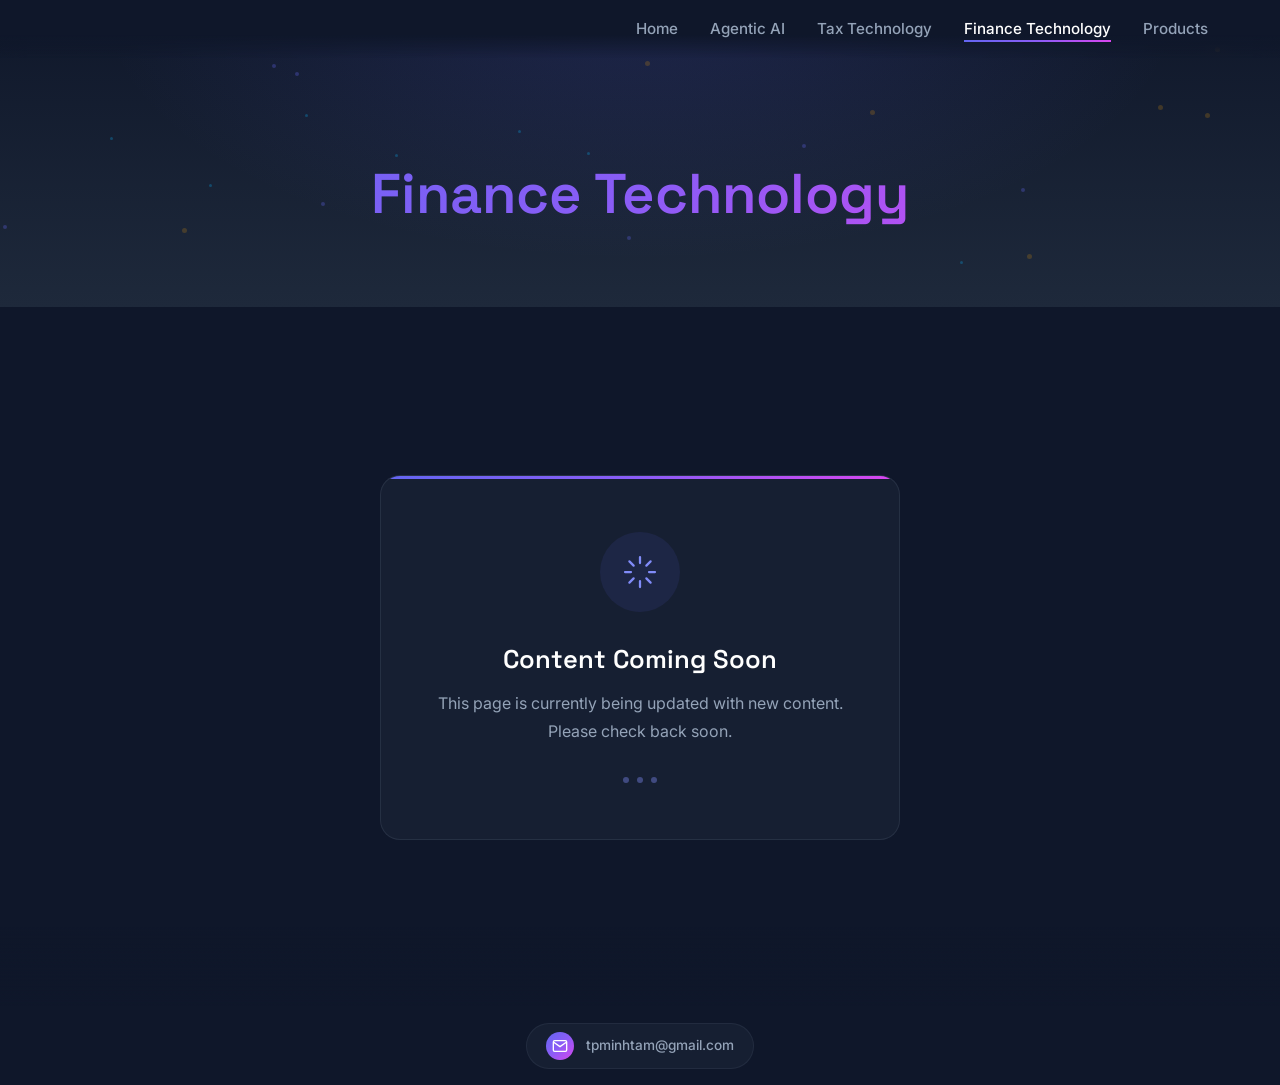
<file: pages/finance-tech.html>
<!DOCTYPE html>
<html lang="en">
<head>
    <meta charset="UTF-8">
    <meta name="viewport" content="width=device-width, initial-scale=1.0">
    <title>Finance Technology | Tam Tran</title>
    <link rel="stylesheet" href="../styles.css">
    <link href="https://fonts.googleapis.com/css2?family=Inter:wght@300;400;500;600;700&family=Space+Grotesk:wght@400;500;600;700&display=swap" rel="stylesheet">
    <style>
        .update-notice {
            min-height: calc(100vh - 200px);
            display: flex;
            align-items: center;
            justify-content: center;
            padding: 4rem 2rem;
        }
        .update-card {
            text-align: center;
            max-width: 520px;
            padding: 3.5rem 3rem;
            background: rgba(30, 41, 59, 0.5);
            border: 1px solid rgba(100, 116, 139, 0.2);
            border-radius: 20px;
            position: relative;
            overflow: hidden;
        }
        .update-card::before {
            content: '';
            position: absolute;
            top: 0; left: 0; right: 0;
            height: 3px;
            background: var(--gradient-1);
        }
        .update-icon {
            width: 80px; height: 80px;
            border-radius: 50%;
            background: rgba(99, 102, 241, 0.1);
            display: flex;
            align-items: center;
            justify-content: center;
            margin: 0 auto 2rem;
            animation: pulse-glow 3s ease-in-out infinite;
        }
        @keyframes pulse-glow {
            0%, 100% { box-shadow: 0 0 0 0 rgba(99, 102, 241, 0.2); }
            50% { box-shadow: 0 0 30px 10px rgba(99, 102, 241, 0.15); }
        }
        .update-card h2 {
            font-family: 'Space Grotesk', sans-serif;
            font-size: 1.6rem;
            color: var(--white);
            margin-bottom: 1rem;
        }
        .update-card p {
            color: var(--gray-light);
            font-size: 1rem;
            line-height: 1.7;
            margin-bottom: 0;
        }
        .update-dots {
            display: flex;
            justify-content: center;
            gap: 0.5rem;
            margin-top: 2rem;
        }
        .update-dots span {
            width: 6px; height: 6px;
            border-radius: 50%;
            background: var(--primary-light);
            opacity: 0.4;
            animation: dot-blink 1.5s ease-in-out infinite;
        }
        .update-dots span:nth-child(2) { animation-delay: 0.3s; }
        .update-dots span:nth-child(3) { animation-delay: 0.6s; }
        @keyframes dot-blink {
            0%, 100% { opacity: 0.2; }
            50% { opacity: 1; }
        }
    </style>
</head>
<body>
    <nav class="navbar scrolled">
        <div class="nav-container">
                        <ul class="nav-links">
                <li><a href="../index.html">Home</a></li>
                <li><a href="agentic-ai.html">Agentic AI</a></li>
                <li><a href="tax-tech.html">Tax Technology</a></li>
                <li><a href="finance-tech.html" class="active">Finance Technology</a></li>
                <li><a href="my-apps.html">Products</a></li>
            </ul>
            <div class="hamburger">
                <span></span>
                <span></span>
                <span></span>
            </div>
        </div>
    </nav>

    <header class="page-header">
        <div class="particles" id="particles"></div>
        <div class="container" style="text-align: center;">
            <h1 class="animate-slide-up">Finance Technology</h1>
        </div>
    </header>

    <section class="update-notice">
        <div class="update-card animate-slide-up delay-1">
            <div class="update-icon">
                <svg width="36" height="36" viewBox="0 0 24 24" fill="none" stroke="var(--primary-light)" stroke-width="1.5" stroke-linecap="round" stroke-linejoin="round">
                    <path d="M12 2v4"/><path d="M12 18v4"/><path d="M4.93 4.93l2.83 2.83"/><path d="M16.24 16.24l2.83 2.83"/><path d="M2 12h4"/><path d="M18 12h4"/><path d="M4.93 19.07l2.83-2.83"/><path d="M16.24 7.76l2.83-2.83"/>
                </svg>
            </div>
            <h2>Content Coming Soon</h2>
            <p>This page is currently being updated with new content. Please check back soon.</p>
            <div class="update-dots">
                <span></span>
                <span></span>
                <span></span>
            </div>
        </div>
    </section>

    <footer class="footer">
        <div class="container">
            <div class="footer-content">
                <div class="footer-contact">
                    <div class="footer-contact-icon">
                        <svg width="16" height="16" viewBox="0 0 24 24" fill="none" stroke="white" stroke-width="2"><path d="M4 4h16c1.1 0 2 .9 2 2v12c0 1.1-.9 2-2 2H4c-1.1 0-2-.9-2-2V6c0-1.1.9-2 2-2z"/><polyline points="22,6 12,13 2,6"/></svg>
                    </div>
                    <a href="mailto:tpminhtam@gmail.com">tpminhtam@gmail.com</a>
                </div>
            </div>
        </div>
    </footer>

    <script>
        const hamburger = document.querySelector('.hamburger');
        const navLinks = document.querySelector('.nav-links');

        hamburger.addEventListener('click', () => {
            navLinks.classList.toggle('active');
            hamburger.classList.toggle('active');
        });

        function createParticles() {
            const container = document.getElementById('particles');
            if (!container) return;
            for (let i = 0; i < 30; i++) {
                const particle = document.createElement('div');
                particle.className = 'particle';
                particle.style.left = Math.random() * 100 + '%';
                particle.style.top = Math.random() * 100 + '%';
                particle.style.animationDelay = Math.random() * 5 + 's';
                particle.style.animationDuration = (Math.random() * 10 + 10) + 's';
                container.appendChild(particle);
            }
        }
        createParticles();
    </script>
</body>
</html>
</file>
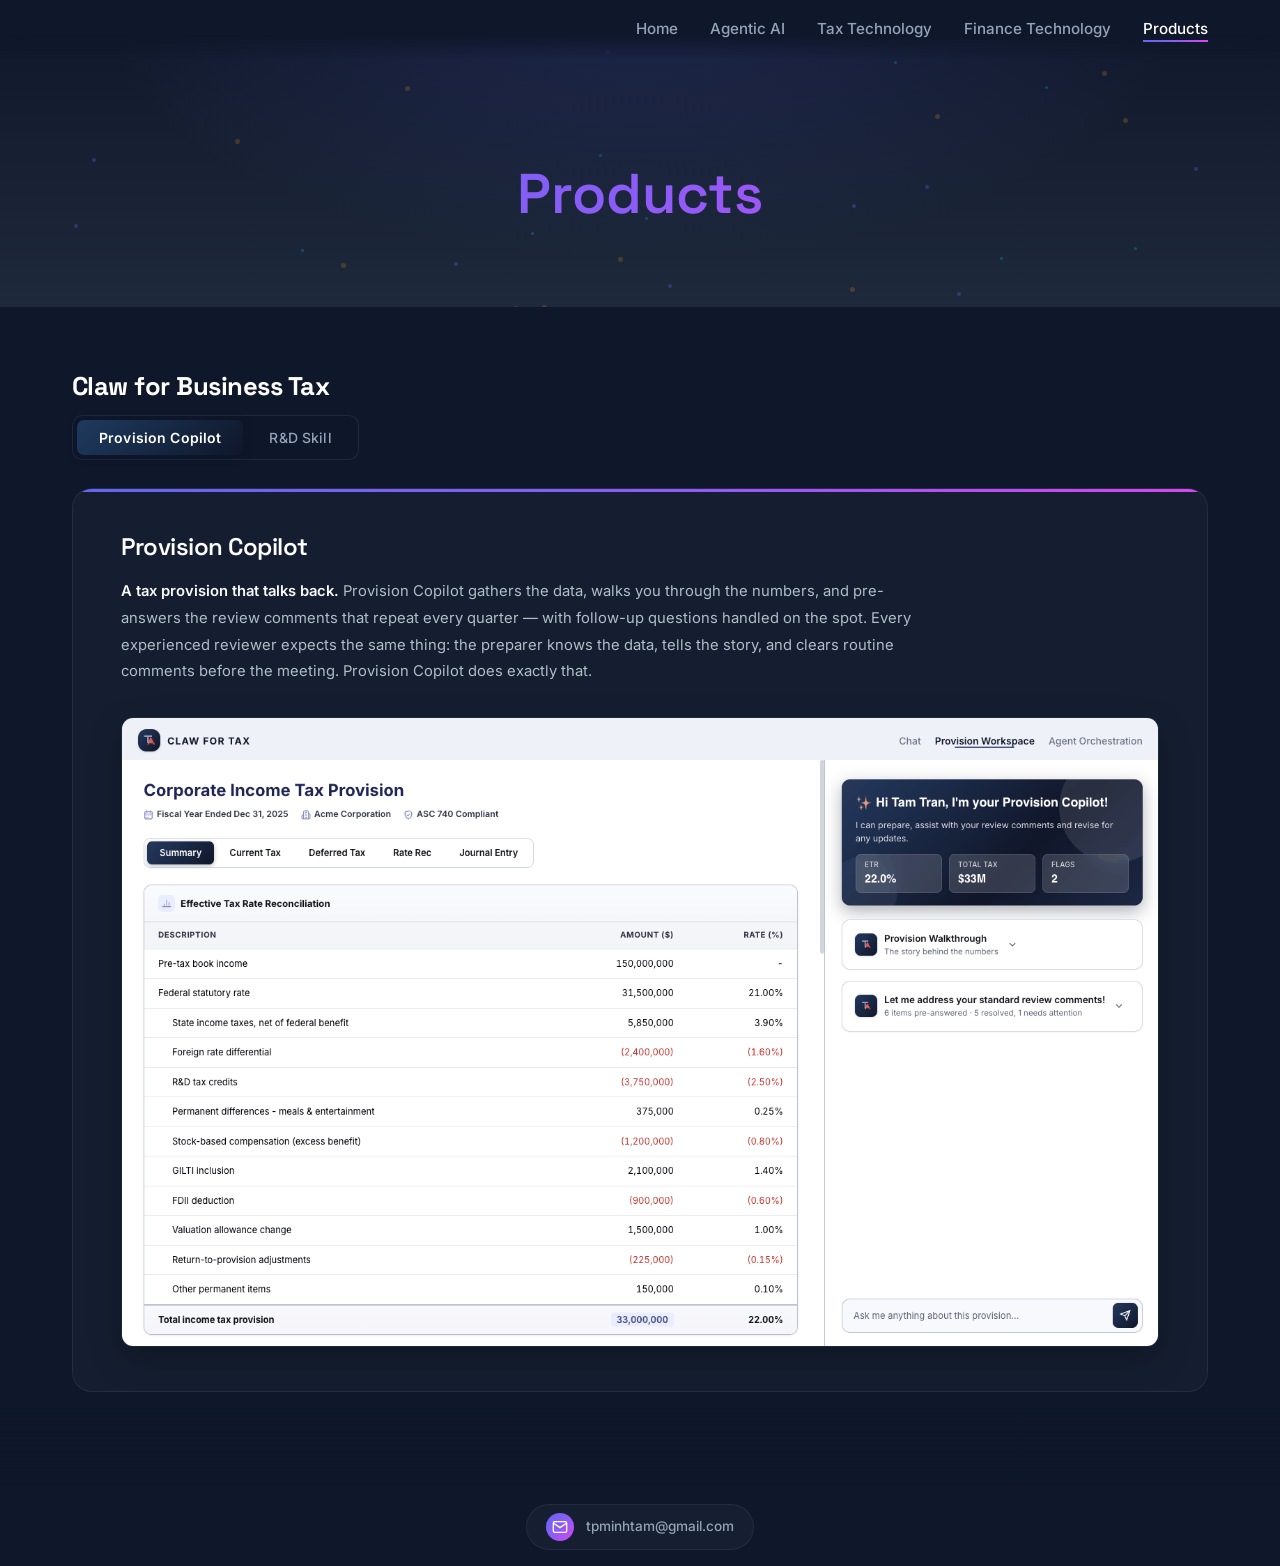
<file: pages/my-apps.html>
<!DOCTYPE html>
<html lang="en">
<head>
    <meta charset="UTF-8">
    <meta name="viewport" content="width=device-width, initial-scale=1.0">
    <title>Products | Tam Tran</title>
    <link rel="stylesheet" href="../styles.css">
    <link href="https://fonts.googleapis.com/css2?family=Inter:wght@300;400;500;600;700&family=Space+Grotesk:wght@400;500;600;700&display=swap" rel="stylesheet">
    <style>
        .products-section {
            padding: 4rem 0 6rem;
        }

        /* ── Product suite heading ────────────────────────── */
        .product-suite-label {
            font-family: 'Space Grotesk', sans-serif;
            font-size: 1.6rem;
            font-weight: 700;
            color: var(--white);
            margin-bottom: 0.85rem;
            letter-spacing: -0.02em;
        }

        /* ── Product tabs ─────────────────────────────────── */
        .product-tabs {
            display: flex;
            gap: 4px;
            margin-bottom: 1.75rem;
            background: rgba(15, 23, 42, 0.55);
            border: 1px solid rgba(100, 116, 139, 0.2);
            border-radius: 10px;
            padding: 4px;
            width: fit-content;
        }
        .product-tab {
            padding: 9px 22px;
            border-radius: 7px;
            font-family: 'Inter', sans-serif;
            font-size: 0.875rem;
            font-weight: 500;
            color: var(--gray-light);
            cursor: pointer;
            border: none;
            background: none;
            transition: all 0.25s ease;
            letter-spacing: 0.01em;
        }
        .product-tab:hover {
            color: var(--light);
            background: rgba(100, 116, 139, 0.12);
        }
        .product-tab.active {
            background: linear-gradient(135deg, #1e3a5f, #0f172a);
            color: var(--white);
            font-weight: 600;
            box-shadow: 0 2px 8px rgba(15, 23, 42, 0.45);
        }

        /* ── Product panels ───────────────────────────────── */
        .product-panel { display: none; }
        .product-panel.active { display: block; }

        .product-card {
            background: rgba(30, 41, 59, 0.45);
            border: 1px solid rgba(100, 116, 139, 0.18);
            border-radius: 20px;
            padding: 2.75rem 3rem;
            position: relative;
            overflow: hidden;
        }
        .product-card::before {
            content: '';
            position: absolute;
            top: 0; left: 0; right: 0;
            height: 3px;
            background: var(--gradient-1);
        }
        .product-card h2 {
            font-family: 'Space Grotesk', sans-serif;
            font-size: 1.5rem;
            font-weight: 600;
            color: var(--white);
            margin-bottom: 1rem;
            letter-spacing: -0.02em;
        }
        .product-card p {
            color: #b0bec5;
            font-family: 'Inter', sans-serif;
            font-size: 0.925rem;
            line-height: 1.8;
            max-width: 820px;
            margin-bottom: 2rem;
        }
        .product-card p strong {
            color: var(--light);
            font-weight: 600;
        }
        .product-media {
            border-radius: 12px;
            overflow: hidden;
            border: 1px solid rgba(100, 116, 139, 0.18);
            background: #0f172a;
            box-shadow: 0 12px 32px rgba(0, 0, 0, 0.25);
        }
        .product-media img {
            display: block;
            width: 100%;
            height: auto;
        }
        @media (max-width: 700px) {
            .product-card { padding: 1.75rem 1.5rem; }
            .product-card h2 { font-size: 1.25rem; }
            .product-card p { font-size: 0.875rem; }
            .product-suite-label { font-size: 1.25rem; }
            .product-tab { padding: 7px 14px; font-size: 0.8rem; }
        }
    </style>
</head>
<body>
    <nav class="navbar scrolled">
        <div class="nav-container">
                        <ul class="nav-links">
                <li><a href="../index.html">Home</a></li>
                <li><a href="agentic-ai.html">Agentic AI</a></li>
                <li><a href="tax-tech.html">Tax Technology</a></li>
                <li><a href="finance-tech.html">Finance Technology</a></li>
                <li><a href="my-apps.html" class="active">Products</a></li>
            </ul>
            <div class="hamburger">
                <span></span>
                <span></span>
                <span></span>
            </div>
        </div>
    </nav>

    <header class="page-header">
        <div class="particles" id="particles"></div>
        <div class="container" style="text-align: center;">
            <h1 class="animate-slide-up">Products</h1>
        </div>
    </header>

    <section class="products-section">
        <div class="container">
            <!-- Product heading + tabs -->
            <div class="animate-slide-up delay-1">
                <h2 class="product-suite-label">Claw for Business Tax</h2>
                <div class="product-tabs">
                    <button class="product-tab active" data-tab="provision">Provision Copilot</button>
                    <button class="product-tab" data-tab="rd">R&amp;D Skill</button>
                </div>
            </div>

            <!-- Provision Copilot -->
            <div class="product-panel active" id="panel-provision">
                <article class="product-card animate-slide-up delay-1">
                    <h2>Provision Copilot</h2>
                    <p><strong>A tax provision that talks back.</strong> Provision Copilot gathers the data, walks you through the numbers, and pre-answers the review comments that repeat every quarter &mdash; with follow-up questions handled on the spot. Every experienced reviewer expects the same thing: the preparer knows the data, tells the story, and clears routine comments before the meeting. Provision Copilot does exactly that.</p>
                    <div class="product-media">
                        <img src="../Provision%20Copilot.gif" alt="Provision Copilot demo" loading="lazy">
                    </div>
                </article>
            </div>

            <!-- R&D Skill -->
            <div class="product-panel" id="panel-rd">
                <article class="product-card">
                    <h2>Research &amp; Development Tax Credits Skill</h2>
                    <p><strong>Replace manual employee interviews with an autonomous AI workflow.</strong> The R&amp;D Skill scores each document against the IRC &sect;41 four-part test, surfaces exclusion risks, and produces a structured qualification report &mdash; all without pulling engineers into hour-long interviews. Run agent teams for deep, interactive analysis or send high-volume batches through the API for a more token-efficient workflow. Use IRS audit guides, your own company playbook, or both as the knowledge base.</p>
                    <div class="product-media">
                        <img src="../R%26D%20Skill.gif" alt="R&amp;D Skill demo" loading="lazy">
                    </div>
                </article>
            </div>
        </div>
    </section>

    <footer class="footer">
        <div class="container">
            <div class="footer-content">
                <div class="footer-contact">
                    <div class="footer-contact-icon">
                        <svg width="16" height="16" viewBox="0 0 24 24" fill="none" stroke="white" stroke-width="2"><path d="M4 4h16c1.1 0 2 .9 2 2v12c0 1.1-.9 2-2 2H4c-1.1 0-2-.9-2-2V6c0-1.1.9-2 2-2z"/><polyline points="22,6 12,13 2,6"/></svg>
                    </div>
                    <a href="mailto:tpminhtam@gmail.com">tpminhtam@gmail.com</a>
                </div>
            </div>
        </div>
    </footer>

    <script>
        const hamburger = document.querySelector('.hamburger');
        const navLinks = document.querySelector('.nav-links');

        hamburger.addEventListener('click', () => {
            navLinks.classList.toggle('active');
            hamburger.classList.toggle('active');
        });

        // Product tab switching
        document.querySelectorAll('.product-tab').forEach(tab => {
            tab.addEventListener('click', () => {
                document.querySelectorAll('.product-tab').forEach(t => t.classList.remove('active'));
                document.querySelectorAll('.product-panel').forEach(p => p.classList.remove('active'));
                tab.classList.add('active');
                document.getElementById('panel-' + tab.dataset.tab).classList.add('active');
            });
        });

        function createParticles() {
            const container = document.getElementById('particles');
            if (!container) return;
            for (let i = 0; i < 30; i++) {
                const particle = document.createElement('div');
                particle.className = 'particle';
                particle.style.left = Math.random() * 100 + '%';
                particle.style.top = Math.random() * 100 + '%';
                particle.style.animationDelay = Math.random() * 5 + 's';
                particle.style.animationDuration = (Math.random() * 10 + 10) + 's';
                container.appendChild(particle);
            }
        }
        createParticles();
    </script>
</body>
</html>
</file>
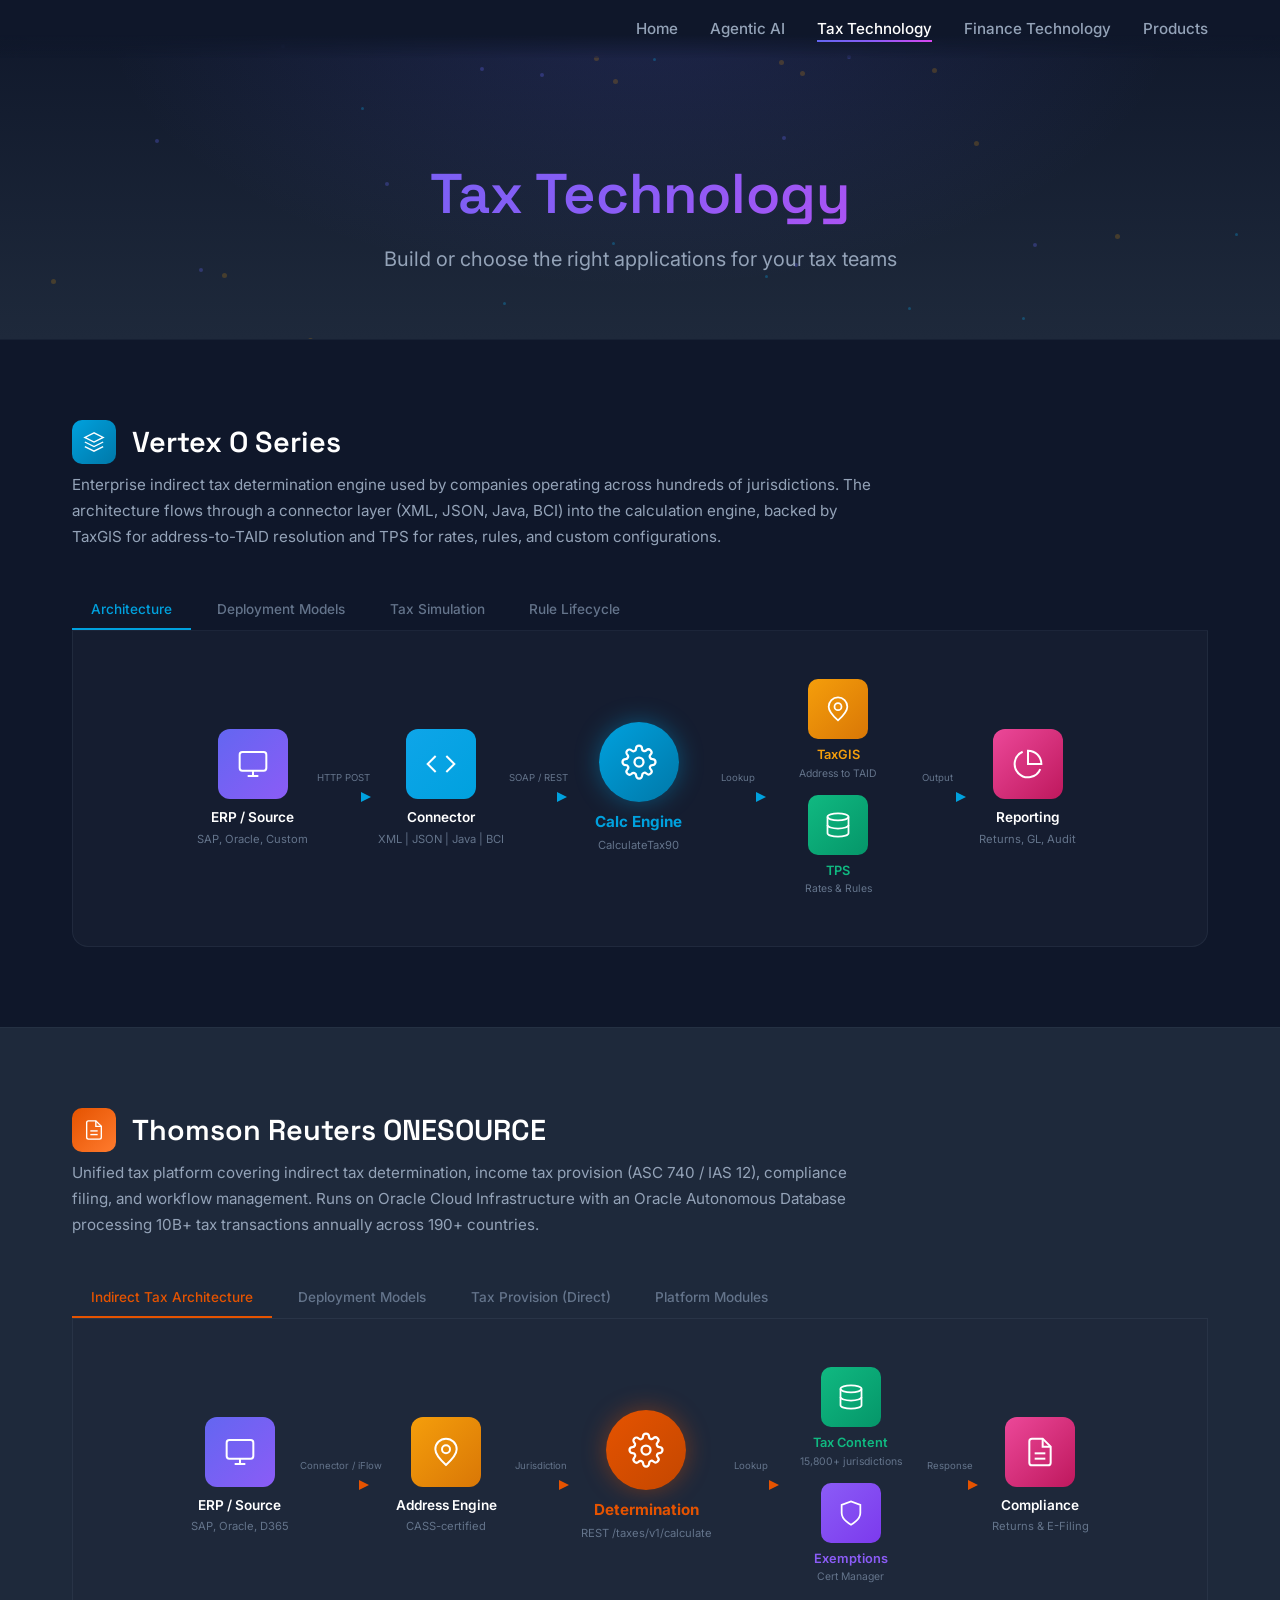
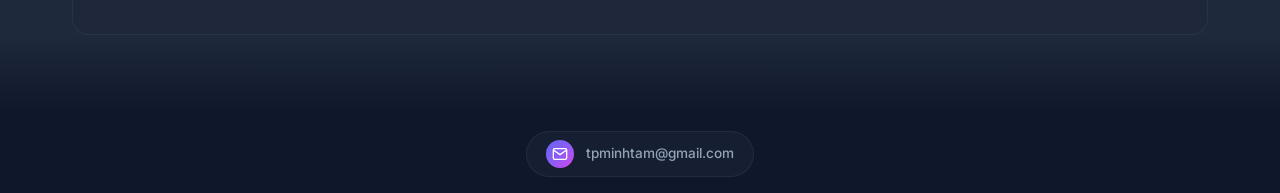
<file: pages/tax-tech.html>
<!DOCTYPE html>
<html lang="en">
<head>
    <meta charset="UTF-8">
    <meta name="viewport" content="width=device-width, initial-scale=1.0">
    <title>Tax Technology | Tam Tran</title>
    <link rel="stylesheet" href="../styles.css">
    <link href="https://fonts.googleapis.com/css2?family=Inter:wght@300;400;500;600;700&family=Space+Grotesk:wght@400;500;600;700&display=swap" rel="stylesheet">
    <style>
        /* Product Section */
        .product-section {
            padding: 5rem 0;
            border-top: 1px solid rgba(100, 116, 139, 0.1);
        }
        .product-header {
            display: flex;
            align-items: center;
            gap: 1rem;
            margin-bottom: 0.5rem;
        }
        .product-header .ph-icon {
            width: 44px; height: 44px; border-radius: 10px;
            display: flex; align-items: center; justify-content: center; flex-shrink: 0;
        }
        .product-header h2 {
            font-size: 1.8rem; color: var(--white); margin: 0;
        }
        .product-desc {
            color: var(--gray-light); font-size: 0.95rem; line-height: 1.7;
            max-width: 800px; margin-bottom: 2.5rem;
        }

        /* Vertex Subsection Tabs */
        .vx-tabs {
            display: flex;
            gap: 0.4rem;
            margin-bottom: 0;
            border-bottom: 1px solid rgba(100, 116, 139, 0.15);
            flex-wrap: wrap;
        }
        .vx-tab {
            padding: 0.7rem 1.2rem;
            background: transparent;
            border: none;
            border-bottom: 2px solid transparent;
            color: var(--gray);
            font-size: 0.85rem;
            font-weight: 500;
            cursor: pointer;
            transition: all 0.3s ease;
            font-family: inherit;
        }
        .vx-tab:hover { color: var(--white); }
        .vx-tab.active {
            color: #00A1DE;
            border-bottom-color: #00A1DE;
        }
        .os-tab.active {
            color: #E55300 !important;
            border-bottom-color: #E55300 !important;
        }
        .vx-panel {
            display: none;
            background: rgba(30, 41, 59, 0.4);
            border: 1px solid rgba(100, 116, 139, 0.15);
            border-top: none;
            border-radius: 0 0 16px 16px;
            padding: 2rem;
            min-height: 280px;
        }
        .vx-panel.active { display: block; }

        /* Deployment tab styles */
        .deploy-tab {
            padding: 0.5rem 1.1rem;
            background: rgba(30, 41, 59, 0.5);
            border: 1px solid rgba(100, 116, 139, 0.3);
            border-radius: 8px;
            color: var(--gray-light);
            font-size: 0.8rem;
            font-weight: 500;
            cursor: pointer;
            transition: all 0.3s ease;
            font-family: inherit;
        }
        .deploy-tab:hover { border-color: rgba(0, 161, 222, 0.5); color: var(--white); }
        .deploy-tab.active {
            background: linear-gradient(135deg, #00A1DE, #0078a8);
            border-color: transparent; color: white;
            box-shadow: 0 4px 15px rgba(0, 161, 222, 0.3);
        }
        .deploy-diagram { display: flex; align-items: center; justify-content: center; gap: 1rem; margin-bottom: 1.5rem; flex-wrap: wrap; }
        .deploy-box { padding: 0.8rem 1.2rem; border-radius: 10px; text-align: center; min-width: 100px; }
        .deploy-box .db-label { font-size: 0.75rem; font-weight: 600; }
        .deploy-box .db-sub { font-size: 0.6rem; margin-top: 2px; }
        .deploy-arrow-r { color: var(--gray); font-size: 1.2rem; }
        .deploy-features { display: flex; gap: 0.75rem; flex-wrap: wrap; justify-content: center; }
        .deploy-feat {
            background: rgba(15, 23, 42, 0.6); border: 1px solid rgba(100,116,139,0.15);
            border-radius: 8px; padding: 0.5rem 0.9rem; font-size: 0.7rem;
            color: var(--gray-light); display: flex; align-items: center; gap: 0.4rem;
        }
        .deploy-feat .feat-dot { width: 6px; height: 6px; border-radius: 50%; flex-shrink: 0; }

        /* Arch diagram nodes */
        .vx-node { transition: transform 0.3s ease; }
        .vx-node:hover { transform: scale(1.08); }
        .lc-step:hover .lc-icon { transform: scale(1.2); box-shadow: 0 0 20px rgba(99, 102, 241, 0.3); }
        #sim-run:hover { box-shadow: 0 4px 20px rgba(0, 161, 222, 0.4); transform: translateY(-1px); }

        /* OneSource coming soon */
        .os-coming-soon {
            text-align: center;
            padding: 4rem 2rem;
            background: rgba(30, 41, 59, 0.3);
            border: 1px solid rgba(100, 116, 139, 0.15);
            border-radius: 16px;
        }
        .os-coming-soon .os-icon {
            width: 64px; height: 64px; border-radius: 50%;
            background: rgba(229, 83, 0, 0.1);
            display: flex; align-items: center; justify-content: center;
            margin: 0 auto 1.5rem;
            animation: pulse-os 3s ease-in-out infinite;
        }
        @keyframes pulse-os {
            0%, 100% { box-shadow: 0 0 0 0 rgba(229, 83, 0, 0.15); }
            50% { box-shadow: 0 0 25px 8px rgba(229, 83, 0, 0.1); }
        }
        .os-coming-soon h3 { color: var(--white); font-size: 1.1rem; margin-bottom: 0.5rem; }
        .os-coming-soon p { color: var(--gray); font-size: 0.9rem; }
        .os-dots {
            display: flex; justify-content: center; gap: 0.4rem; margin-top: 1.5rem;
        }
        .os-dots span {
            width: 5px; height: 5px; border-radius: 50%; background: #E55300; opacity: 0.3;
            animation: dot-b 1.5s ease-in-out infinite;
        }
        .os-dots span:nth-child(2) { animation-delay: 0.3s; }
        .os-dots span:nth-child(3) { animation-delay: 0.6s; }
        @keyframes dot-b { 0%, 100% { opacity: 0.15; } 50% { opacity: 0.8; } }

        @media (max-width: 768px) {
            #tax-sim-container { grid-template-columns: 1fr !important; }
}
    </style>
</head>
<body>
    <nav class="navbar scrolled">
        <div class="nav-container">
            <ul class="nav-links">
                <li><a href="../index.html">Home</a></li>
                <li><a href="agentic-ai.html">Agentic AI</a></li>
                <li><a href="tax-tech.html" class="active">Tax Technology</a></li>
                <li><a href="finance-tech.html">Finance Technology</a></li>
                <li><a href="my-apps.html">Products</a></li>
            </ul>
            <div class="hamburger">
                <span></span>
                <span></span>
                <span></span>
            </div>
        </div>
    </nav>

    <header class="page-header">
        <div class="particles" id="particles"></div>
        <div class="container" style="text-align: center;">
            <h1 class="animate-slide-up">Tax Technology</h1>
            <p class="lead animate-slide-up delay-1" style="margin-left: auto; margin-right: auto;">Build or choose the right applications for your tax teams</p>
        </div>
    </header>

    <!-- ============================================= -->
    <!-- VERTEX O SERIES -->
    <!-- ============================================= -->
    <section class="product-section" id="vertex-section">
        <div class="container">
            <div class="product-header">
                <div class="ph-icon" style="background: linear-gradient(135deg, #00A1DE, #0078a8);">
                    <svg width="22" height="22" viewBox="0 0 24 24" fill="none" stroke="white" stroke-width="1.5"><path d="M12 2L2 7l10 5 10-5-10-5z"/><path d="M2 17l10 5 10-5"/><path d="M2 12l10 5 10-5"/></svg>
                </div>
                <h2>Vertex O Series</h2>
            </div>
            <p class="product-desc">Enterprise indirect tax determination engine used by companies operating across hundreds of jurisdictions. The architecture flows through a connector layer (XML, JSON, Java, BCI) into the calculation engine, backed by TaxGIS for address-to-TAID resolution and TPS for rates, rules, and custom configurations.</p>

            <!-- Tabbed content -->
            <div class="vx-tabs">
                <button class="vx-tab active" data-panel="arch">Architecture</button>
                <button class="vx-tab" data-panel="deploy">Deployment Models</button>
                <button class="vx-tab" data-panel="sim">Tax Simulation</button>
                <button class="vx-tab" data-panel="lifecycle">Rule Lifecycle</button>
            </div>

            <!-- Architecture Panel -->
            <div class="vx-panel active" id="panel-arch">
                <div style="overflow-x: auto;">
                    <div style="display: flex; align-items: center; justify-content: center; gap: 0; min-width: 900px; flex-wrap: nowrap; padding: 1rem 0;">
                        <!-- ERP / Source -->
                        <div class="vx-node" style="text-align: center; min-width: 110px;">
                            <div style="width: 70px; height: 70px; border-radius: 12px; background: linear-gradient(135deg, #6366f1, #8b5cf6); display: flex; align-items: center; justify-content: center; margin: 0 auto 0.5rem;">
                                <svg width="32" height="32" viewBox="0 0 24 24" fill="none" stroke="white" stroke-width="1.5"><rect x="2" y="3" width="20" height="14" rx="2"/><line x1="8" y1="21" x2="16" y2="21"/><line x1="12" y1="17" x2="12" y2="21"/></svg>
                            </div>
                            <div style="color: var(--white); font-weight: 600; font-size: 0.85rem;">ERP / Source</div>
                            <div style="color: var(--gray); font-size: 0.7rem; margin-top: 2px;">SAP, Oracle, Custom</div>
                        </div>
                        <div style="display: flex; flex-direction: column; align-items: center; padding: 0 0.3rem;">
                            <div style="font-size: 0.6rem; color: var(--gray); margin-bottom: 2px;">HTTP POST</div>
                            <svg width="60" height="20" viewBox="0 0 60 20"><defs><linearGradient id="ag1" x1="0" y1="0" x2="1" y2="0"><stop offset="0%" stop-color="#6366f1"/><stop offset="100%" stop-color="#00A1DE"/></linearGradient></defs><line x1="0" y1="10" x2="50" y2="10" stroke="url(#ag1)" stroke-width="2" stroke-dasharray="4 3"><animate attributeName="stroke-dashoffset" from="0" to="-14" dur="1s" repeatCount="indefinite"/></line><polygon points="48,5 58,10 48,15" fill="#00A1DE"/></svg>
                        </div>
                        <!-- Connector -->
                        <div class="vx-node" style="text-align: center; min-width: 110px;">
                            <div style="width: 70px; height: 70px; border-radius: 12px; background: linear-gradient(135deg, #0ea5e9, #00A1DE); display: flex; align-items: center; justify-content: center; margin: 0 auto 0.5rem;">
                                <svg width="32" height="32" viewBox="0 0 24 24" fill="none" stroke="white" stroke-width="1.5"><polyline points="16 18 22 12 16 6"/><polyline points="8 6 2 12 8 18"/></svg>
                            </div>
                            <div style="color: var(--white); font-weight: 600; font-size: 0.85rem;">Connector</div>
                            <div style="color: var(--gray); font-size: 0.7rem; margin-top: 2px;">XML | JSON | Java | BCI</div>
                        </div>
                        <div style="display: flex; flex-direction: column; align-items: center; padding: 0 0.3rem;">
                            <div style="font-size: 0.6rem; color: var(--gray); margin-bottom: 2px;">SOAP / REST</div>
                            <svg width="60" height="20" viewBox="0 0 60 20"><line x1="0" y1="10" x2="50" y2="10" stroke="url(#ag1)" stroke-width="2" stroke-dasharray="4 3"><animate attributeName="stroke-dashoffset" from="0" to="-14" dur="1s" repeatCount="indefinite"/></line><polygon points="48,5 58,10 48,15" fill="#00A1DE"/></svg>
                        </div>
                        <!-- Calc Engine -->
                        <div class="vx-node" style="text-align: center; min-width: 130px;">
                            <div style="width: 80px; height: 80px; border-radius: 50%; background: linear-gradient(135deg, #00A1DE, #0078a8); display: flex; align-items: center; justify-content: center; margin: 0 auto 0.5rem; box-shadow: 0 0 25px rgba(0, 161, 222, 0.4);">
                                <svg width="36" height="36" viewBox="0 0 24 24" fill="none" stroke="white" stroke-width="1.5"><circle cx="12" cy="12" r="3"/><path d="M19.4 15a1.65 1.65 0 0 0 .33 1.82l.06.06a2 2 0 0 1-2.83 2.83l-.06-.06a1.65 1.65 0 0 0-1.82-.33 1.65 1.65 0 0 0-1 1.51V21a2 2 0 0 1-4 0v-.09A1.65 1.65 0 0 0 9 19.4a1.65 1.65 0 0 0-1.82.33l-.06.06a2 2 0 0 1-2.83-2.83l.06-.06A1.65 1.65 0 0 0 4.68 15a1.65 1.65 0 0 0-1.51-1H3a2 2 0 0 1 0-4h.09A1.65 1.65 0 0 0 4.6 9a1.65 1.65 0 0 0-.33-1.82l-.06-.06a2 2 0 0 1 2.83-2.83l.06.06A1.65 1.65 0 0 0 9 4.68a1.65 1.65 0 0 0 1-1.51V3a2 2 0 0 1 4 0v.09a1.65 1.65 0 0 0 1 1.51 1.65 1.65 0 0 0 1.82-.33l.06-.06a2 2 0 0 1 2.83 2.83l-.06.06A1.65 1.65 0 0 0 19.32 9a1.65 1.65 0 0 0 1.51 1H21a2 2 0 0 1 0 4h-.09a1.65 1.65 0 0 0-1.51 1z"/></svg>
                            </div>
                            <div style="color: #00A1DE; font-weight: 700; font-size: 0.95rem;">Calc Engine</div>
                            <div style="color: var(--gray); font-size: 0.7rem; margin-top: 2px;">CalculateTax90</div>
                        </div>
                        <div style="display: flex; flex-direction: column; align-items: center; padding: 0 0.3rem;">
                            <div style="font-size: 0.6rem; color: var(--gray); margin-bottom: 2px;">Lookup</div>
                            <svg width="60" height="20" viewBox="0 0 60 20"><line x1="0" y1="10" x2="50" y2="10" stroke="url(#ag1)" stroke-width="2" stroke-dasharray="4 3"><animate attributeName="stroke-dashoffset" from="0" to="-14" dur="1s" repeatCount="indefinite"/></line><polygon points="48,5 58,10 48,15" fill="#00A1DE"/></svg>
                        </div>
                        <!-- Databases -->
                        <div style="display: flex; flex-direction: column; gap: 0.75rem; min-width: 130px;">
                            <div class="vx-node" style="text-align: center;">
                                <div style="width: 60px; height: 60px; border-radius: 10px; background: linear-gradient(135deg, #f59e0b, #d97706); display: flex; align-items: center; justify-content: center; margin: 0 auto 0.4rem;">
                                    <svg width="28" height="28" viewBox="0 0 24 24" fill="none" stroke="white" stroke-width="1.5"><circle cx="12" cy="10" r="3"/><path d="M12 21.7C17.3 17 20 13 20 10a8 8 0 0 0-16 0c0 3 2.7 7 8 11.7z"/></svg>
                                </div>
                                <div style="color: #f59e0b; font-weight: 600; font-size: 0.8rem;">TaxGIS</div>
                                <div style="color: var(--gray); font-size: 0.65rem;">Address to TAID</div>
                            </div>
                            <div class="vx-node" style="text-align: center;">
                                <div style="width: 60px; height: 60px; border-radius: 10px; background: linear-gradient(135deg, #10b981, #059669); display: flex; align-items: center; justify-content: center; margin: 0 auto 0.4rem;">
                                    <svg width="28" height="28" viewBox="0 0 24 24" fill="none" stroke="white" stroke-width="1.5"><ellipse cx="12" cy="5" rx="9" ry="3"/><path d="M21 12c0 1.66-4 3-9 3s-9-1.34-9-3"/><path d="M3 5v14c0 1.66 4 3 9 3s9-1.34 9-3V5"/></svg>
                                </div>
                                <div style="color: #10b981; font-weight: 600; font-size: 0.8rem;">TPS</div>
                                <div style="color: var(--gray); font-size: 0.65rem;">Rates & Rules</div>
                            </div>
                        </div>
                        <div style="display: flex; flex-direction: column; align-items: center; padding: 0 0.3rem;">
                            <div style="font-size: 0.6rem; color: var(--gray); margin-bottom: 2px;">Output</div>
                            <svg width="60" height="20" viewBox="0 0 60 20"><line x1="0" y1="10" x2="50" y2="10" stroke="url(#ag1)" stroke-width="2" stroke-dasharray="4 3"><animate attributeName="stroke-dashoffset" from="0" to="-14" dur="1s" repeatCount="indefinite"/></line><polygon points="48,5 58,10 48,15" fill="#00A1DE"/></svg>
                        </div>
                        <!-- Reporting -->
                        <div class="vx-node" style="text-align: center; min-width: 110px;">
                            <div style="width: 70px; height: 70px; border-radius: 12px; background: linear-gradient(135deg, #ec4899, #be185d); display: flex; align-items: center; justify-content: center; margin: 0 auto 0.5rem;">
                                <svg width="32" height="32" viewBox="0 0 24 24" fill="none" stroke="white" stroke-width="1.5"><path d="M21.21 15.89A10 10 0 1 1 8 2.83"/><path d="M22 12A10 10 0 0 0 12 2v10z"/></svg>
                            </div>
                            <div style="color: var(--white); font-weight: 600; font-size: 0.85rem;">Reporting</div>
                            <div style="color: var(--gray); font-size: 0.7rem; margin-top: 2px;">Returns, GL, Audit</div>
                        </div>
                    </div>
                </div>
            </div>

            <!-- Deployment Models Panel -->
            <div class="vx-panel" id="panel-deploy">
                <div id="deploy-tabs" style="display: flex; justify-content: center; gap: 0.5rem; margin-bottom: 1.5rem; flex-wrap: wrap;">
                    <button class="deploy-tab active" data-tab="onprem">On-Premise</button>
                    <button class="deploy-tab" data-tab="lite">LITE</button>
                    <button class="deploy-tab" data-tab="edge">Edge (Containers)</button>
                    <button class="deploy-tab" data-tab="cloud">Cloud</button>
                </div>
                <div id="deploy-content"></div>
            </div>

            <!-- Tax Simulation Panel -->
            <div class="vx-panel" id="panel-sim">
                <div style="display: grid; grid-template-columns: 1fr 1fr; gap: 2rem;" id="tax-sim-container">
                    <div>
                        <div style="color: var(--gray); font-size: 0.7rem; text-transform: uppercase; letter-spacing: 1px; margin-bottom: 1rem;">Transaction Input</div>
                        <div style="display: flex; flex-direction: column; gap: 1rem;">
                            <div>
                                <label style="color: var(--gray-light); font-size: 0.8rem; display: block; margin-bottom: 0.3rem;">Jurisdiction</label>
                                <select id="sim-state" style="width: 100%; padding: 0.6rem; background: rgba(15, 23, 42, 0.8); border: 1px solid rgba(100,116,139,0.3); border-radius: 8px; color: var(--white); font-size: 0.9rem; font-family: inherit;">
                                    <option value="CA">California (Destination-based)</option>
                                    <option value="TX">Texas (Origin-based)</option>
                                    <option value="NY">New York (Destination-based)</option>
                                    <option value="CO">Colorado (Mixed / PIFs)</option>
                                    <option value="FL">Florida (Destination + Resort Tax)</option>
                                    <option value="OR">Oregon (No Sales Tax)</option>
                                </select>
                            </div>
                            <div>
                                <label style="color: var(--gray-light); font-size: 0.8rem; display: block; margin-bottom: 0.3rem;">Product Category (TPCC)</label>
                                <select id="sim-product" style="width: 100%; padding: 0.6rem; background: rgba(15, 23, 42, 0.8); border: 1px solid rgba(100,116,139,0.3); border-radius: 8px; color: var(--white); font-size: 0.9rem; font-family: inherit;">
                                    <option value="digital">Digital Services (SaaS / API)</option>
                                    <option value="food_prepared">Prepared Food</option>
                                    <option value="food_grocery">Grocery (Unprepared)</option>
                                    <option value="tangible">Tangible Personal Property</option>
                                    <option value="saas">Software Subscription</option>
                                </select>
                            </div>
                            <div>
                                <label style="color: var(--gray-light); font-size: 0.8rem; display: block; margin-bottom: 0.3rem;">Transaction Amount</label>
                                <input type="number" id="sim-amount" value="100.00" step="0.01" min="0" style="width: 100%; padding: 0.6rem; background: rgba(15, 23, 42, 0.8); border: 1px solid rgba(100,116,139,0.3); border-radius: 8px; color: var(--white); font-size: 0.9rem; font-family: inherit;">
                            </div>
                            <div>
                                <label style="color: var(--gray-light); font-size: 0.8rem; display: block; margin-bottom: 0.3rem;">Seller Model</label>
                                <select id="sim-seller" style="width: 100%; padding: 0.6rem; background: rgba(15, 23, 42, 0.8); border: 1px solid rgba(100,116,139,0.3); border-radius: 8px; color: var(--white); font-size: 0.9rem; font-family: inherit;">
                                    <option value="direct">Direct Seller</option>
                                    <option value="mpf">Marketplace Facilitator</option>
                                </select>
                            </div>
                            <button id="sim-run" style="padding: 0.7rem; background: linear-gradient(135deg, #00A1DE, #0078a8); border: none; border-radius: 8px; color: white; font-weight: 600; font-size: 0.9rem; cursor: pointer; transition: all 0.3s ease; font-family: inherit;">Run CalculateTax90</button>
                        </div>
                    </div>
                    <div>
                        <div style="color: var(--gray); font-size: 0.7rem; text-transform: uppercase; letter-spacing: 1px; margin-bottom: 1rem;">Vertex Response</div>
                        <div id="sim-output" style="background: rgba(15, 23, 42, 0.8); border: 1px solid rgba(100,116,139,0.2); border-radius: 8px; padding: 1rem; font-family: 'SF Mono', 'Fira Code', monospace; font-size: 0.75rem; line-height: 1.6; color: var(--gray-light); min-height: 320px; overflow-y: auto;">
                            <span style="color: var(--gray);">Click "Run CalculateTax90" to simulate...</span>
                        </div>
                    </div>
                </div>
            </div>

            <!-- Rule Lifecycle Panel -->
            <div class="vx-panel" id="panel-lifecycle">
                <div style="overflow-x: auto;">
                    <div id="lifecycle-pipeline" style="display: flex; align-items: center; justify-content: center; gap: 0; min-width: 800px; padding-top: 1rem;">
                        <div class="lc-step" data-step="1" style="text-align: center; flex: 1;">
                            <div class="lc-icon" style="width: 50px; height: 50px; border-radius: 50%; background: rgba(99,102,241,0.2); border: 2px solid #6366f1; display: flex; align-items: center; justify-content: center; margin: 0 auto 0.5rem; transition: all 0.4s ease;">
                                <svg width="22" height="22" viewBox="0 0 24 24" fill="none" stroke="#6366f1" stroke-width="2"><path d="M12 20h9"/><path d="M16.5 3.5a2.12 2.12 0 0 1 3 3L7 19l-4 1 1-4L16.5 3.5z"/></svg>
                            </div>
                            <div style="color: var(--white); font-size: 0.75rem; font-weight: 600;">Configure</div>
                            <div style="color: var(--gray); font-size: 0.6rem;">Vertex Cloud</div>
                        </div>
                        <svg width="30" height="20" viewBox="0 0 30 20" style="flex-shrink: 0;"><line x1="0" y1="10" x2="22" y2="10" stroke="#6366f1" stroke-width="1.5" stroke-dasharray="3 2"/><polygon points="20,6 28,10 20,14" fill="#6366f1" opacity="0.6"/></svg>
                        <div class="lc-step" data-step="2" style="text-align: center; flex: 1;">
                            <div class="lc-icon" style="width: 50px; height: 50px; border-radius: 50%; background: rgba(14,165,233,0.2); border: 2px solid #0ea5e9; display: flex; align-items: center; justify-content: center; margin: 0 auto 0.5rem; transition: all 0.4s ease;">
                                <svg width="22" height="22" viewBox="0 0 24 24" fill="none" stroke="#0ea5e9" stroke-width="2"><path d="M21 15v4a2 2 0 0 1-2 2H5a2 2 0 0 1-2-2v-4"/><polyline points="7 10 12 15 17 10"/><line x1="12" y1="15" x2="12" y2="3"/></svg>
                            </div>
                            <div style="color: var(--white); font-size: 0.75rem; font-weight: 600;">TEE Extract</div>
                            <div style="color: var(--gray); font-size: 0.6rem;">Generate Diff</div>
                        </div>
                        <svg width="30" height="20" viewBox="0 0 30 20" style="flex-shrink: 0;"><line x1="0" y1="10" x2="22" y2="10" stroke="#0ea5e9" stroke-width="1.5" stroke-dasharray="3 2"/><polygon points="20,6 28,10 20,14" fill="#0ea5e9" opacity="0.6"/></svg>
                        <div class="lc-step" data-step="3" style="text-align: center; flex: 1;">
                            <div class="lc-icon" style="width: 50px; height: 50px; border-radius: 50%; background: rgba(245,158,11,0.2); border: 2px solid #f59e0b; display: flex; align-items: center; justify-content: center; margin: 0 auto 0.5rem; transition: all 0.4s ease;">
                                <svg width="22" height="22" viewBox="0 0 24 24" fill="none" stroke="#f59e0b" stroke-width="2"><path d="M1 12s4-8 11-8 11 8 11 8-4 8-11 8-11-8-11-8z"/><circle cx="12" cy="12" r="3"/></svg>
                            </div>
                            <div style="color: var(--white); font-size: 0.75rem; font-weight: 600;">Code Review</div>
                            <div style="color: var(--gray); font-size: 0.6rem;">Peer Review</div>
                        </div>
                        <svg width="30" height="20" viewBox="0 0 30 20" style="flex-shrink: 0;"><line x1="0" y1="10" x2="22" y2="10" stroke="#f59e0b" stroke-width="1.5" stroke-dasharray="3 2"/><polygon points="20,6 28,10 20,14" fill="#f59e0b" opacity="0.6"/></svg>
                        <div class="lc-step" data-step="4" style="text-align: center; flex: 1;">
                            <div class="lc-icon" style="width: 50px; height: 50px; border-radius: 50%; background: rgba(16,185,129,0.2); border: 2px solid #10b981; display: flex; align-items: center; justify-content: center; margin: 0 auto 0.5rem; transition: all 0.4s ease;">
                                <svg width="22" height="22" viewBox="0 0 24 24" fill="none" stroke="#10b981" stroke-width="2"><polyline points="20 6 9 17 4 12"/></svg>
                            </div>
                            <div style="color: var(--white); font-size: 0.75rem; font-weight: 600;">Staging</div>
                            <div style="color: var(--gray); font-size: 0.6rem;">Golden Tests</div>
                        </div>
                        <svg width="30" height="20" viewBox="0 0 30 20" style="flex-shrink: 0;"><line x1="0" y1="10" x2="22" y2="10" stroke="#10b981" stroke-width="1.5" stroke-dasharray="3 2"/><polygon points="20,6 28,10 20,14" fill="#10b981" opacity="0.6"/></svg>
                        <div class="lc-step" data-step="5" style="text-align: center; flex: 1;">
                            <div class="lc-icon" style="width: 50px; height: 50px; border-radius: 50%; background: rgba(236,72,153,0.2); border: 2px solid #ec4899; display: flex; align-items: center; justify-content: center; margin: 0 auto 0.5rem; transition: all 0.4s ease;">
                                <svg width="22" height="22" viewBox="0 0 24 24" fill="none" stroke="#ec4899" stroke-width="2"><path d="M12 22s8-4 8-10V5l-8-3-8 3v7c0 6 8 10 8 10z"/></svg>
                            </div>
                            <div style="color: var(--white); font-size: 0.75rem; font-weight: 600;">Shadow</div>
                            <div style="color: var(--gray); font-size: 0.6rem;">100% Traffic</div>
                        </div>
                        <svg width="30" height="20" viewBox="0 0 30 20" style="flex-shrink: 0;"><line x1="0" y1="10" x2="22" y2="10" stroke="#ec4899" stroke-width="1.5" stroke-dasharray="3 2"/><polygon points="20,6 28,10 20,14" fill="#ec4899" opacity="0.6"/></svg>
                        <div class="lc-step" data-step="6" style="text-align: center; flex: 1;">
                            <div class="lc-icon" style="width: 50px; height: 50px; border-radius: 50%; background: rgba(139,92,246,0.2); border: 2px solid #8b5cf6; display: flex; align-items: center; justify-content: center; margin: 0 auto 0.5rem; transition: all 0.4s ease;">
                                <svg width="22" height="22" viewBox="0 0 24 24" fill="none" stroke="#8b5cf6" stroke-width="2"><path d="M22 11.08V12a10 10 0 1 1-5.93-9.14"/><polyline points="22 4 12 14.01 9 11.01"/></svg>
                            </div>
                            <div style="color: var(--white); font-size: 0.75rem; font-weight: 600;">Production</div>
                            <div style="color: var(--gray); font-size: 0.6rem;">Canary &rarr; Full</div>
                        </div>
                    </div>
                </div>
                <div style="margin-top: 1.5rem; position: relative; height: 4px; background: rgba(100,116,139,0.15); border-radius: 2px; overflow: hidden;">
                    <div id="lc-progress" style="position: absolute; top: 0; left: 0; height: 100%; width: 0%; background: linear-gradient(90deg, #6366f1, #0ea5e9, #f59e0b, #10b981, #ec4899, #8b5cf6); border-radius: 2px; transition: width 0.6s ease;"></div>
                </div>
                <div style="text-align: center; margin-top: 0.75rem;">
                    <span id="lc-status" style="color: var(--gray); font-size: 0.75rem;">Hover over each step to explore</span>
                </div>
            </div>
        </div>
    </section>

    <!-- ============================================= -->
    <!-- THOMSON REUTERS ONESOURCE -->
    <!-- ============================================= -->
    <section class="product-section" id="onesource-section" style="background: var(--dark-lighter);">
        <div class="container">
            <div class="product-header">
                <div class="ph-icon" style="background: linear-gradient(135deg, #E55300, #ff7b2e);">
                    <svg width="22" height="22" viewBox="0 0 24 24" fill="none" stroke="white" stroke-width="1.5"><path d="M14 2H6a2 2 0 0 0-2 2v16a2 2 0 0 0 2 2h12a2 2 0 0 0 2-2V8z"/><polyline points="14 2 14 8 20 8"/><line x1="16" y1="13" x2="8" y2="13"/><line x1="16" y1="17" x2="8" y2="17"/></svg>
                </div>
                <h2>Thomson Reuters ONESOURCE</h2>
            </div>
            <p class="product-desc">Unified tax platform covering indirect tax determination, income tax provision (ASC 740 / IAS 12), compliance filing, and workflow management. Runs on Oracle Cloud Infrastructure with an Oracle Autonomous Database processing 10B+ tax transactions annually across 190+ countries.</p>

            <!-- OneSource Tabs -->
            <div class="vx-tabs">
                <button class="vx-tab os-tab active" data-panel="os-arch">Indirect Tax Architecture</button>
                <button class="vx-tab os-tab" data-panel="os-deploy">Deployment Models</button>
                <button class="vx-tab os-tab" data-panel="os-provision">Tax Provision (Direct)</button>
                <button class="vx-tab os-tab" data-panel="os-platform">Platform Modules</button>
            </div>

            <!-- IDT Architecture Panel -->
            <div class="vx-panel active" id="panel-os-arch">
                <div style="overflow-x: auto;">
                    <div style="display: flex; align-items: center; justify-content: center; gap: 0; min-width: 900px; flex-wrap: nowrap; padding: 1rem 0;">
                        <!-- ERP -->
                        <div class="vx-node" style="text-align: center; min-width: 110px;">
                            <div style="width: 70px; height: 70px; border-radius: 12px; background: linear-gradient(135deg, #6366f1, #8b5cf6); display: flex; align-items: center; justify-content: center; margin: 0 auto 0.5rem;">
                                <svg width="32" height="32" viewBox="0 0 24 24" fill="none" stroke="white" stroke-width="1.5"><rect x="2" y="3" width="20" height="14" rx="2"/><line x1="8" y1="21" x2="16" y2="21"/><line x1="12" y1="17" x2="12" y2="21"/></svg>
                            </div>
                            <div style="color: var(--white); font-weight: 600; font-size: 0.85rem;">ERP / Source</div>
                            <div style="color: var(--gray); font-size: 0.7rem; margin-top: 2px;">SAP, Oracle, D365</div>
                        </div>
                        <div style="display: flex; flex-direction: column; align-items: center; padding: 0 0.3rem;">
                            <div style="font-size: 0.6rem; color: var(--gray); margin-bottom: 2px;">Connector / iFlow</div>
                            <svg width="60" height="20" viewBox="0 0 60 20"><defs><linearGradient id="og1" x1="0" y1="0" x2="1" y2="0"><stop offset="0%" stop-color="#6366f1"/><stop offset="100%" stop-color="#E55300"/></linearGradient></defs><line x1="0" y1="10" x2="50" y2="10" stroke="url(#og1)" stroke-width="2" stroke-dasharray="4 3"><animate attributeName="stroke-dashoffset" from="0" to="-14" dur="1s" repeatCount="indefinite"/></line><polygon points="48,5 58,10 48,15" fill="#E55300"/></svg>
                        </div>
                        <!-- Address Validation -->
                        <div class="vx-node" style="text-align: center; min-width: 120px;">
                            <div style="width: 70px; height: 70px; border-radius: 12px; background: linear-gradient(135deg, #f59e0b, #d97706); display: flex; align-items: center; justify-content: center; margin: 0 auto 0.5rem;">
                                <svg width="32" height="32" viewBox="0 0 24 24" fill="none" stroke="white" stroke-width="1.5"><circle cx="12" cy="10" r="3"/><path d="M12 21.7C17.3 17 20 13 20 10a8 8 0 0 0-16 0c0 3 2.7 7 8 11.7z"/></svg>
                            </div>
                            <div style="color: var(--white); font-weight: 600; font-size: 0.85rem;">Address Engine</div>
                            <div style="color: var(--gray); font-size: 0.7rem; margin-top: 2px;">CASS-certified</div>
                        </div>
                        <div style="display: flex; flex-direction: column; align-items: center; padding: 0 0.3rem;">
                            <div style="font-size: 0.6rem; color: var(--gray); margin-bottom: 2px;">Jurisdiction</div>
                            <svg width="60" height="20" viewBox="0 0 60 20"><line x1="0" y1="10" x2="50" y2="10" stroke="url(#og1)" stroke-width="2" stroke-dasharray="4 3"><animate attributeName="stroke-dashoffset" from="0" to="-14" dur="1s" repeatCount="indefinite"/></line><polygon points="48,5 58,10 48,15" fill="#E55300"/></svg>
                        </div>
                        <!-- Determination Engine -->
                        <div class="vx-node" style="text-align: center; min-width: 140px;">
                            <div style="width: 80px; height: 80px; border-radius: 50%; background: linear-gradient(135deg, #E55300, #c44700); display: flex; align-items: center; justify-content: center; margin: 0 auto 0.5rem; box-shadow: 0 0 25px rgba(229, 83, 0, 0.4);">
                                <svg width="36" height="36" viewBox="0 0 24 24" fill="none" stroke="white" stroke-width="1.5"><circle cx="12" cy="12" r="3"/><path d="M19.4 15a1.65 1.65 0 0 0 .33 1.82l.06.06a2 2 0 0 1-2.83 2.83l-.06-.06a1.65 1.65 0 0 0-1.82-.33 1.65 1.65 0 0 0-1 1.51V21a2 2 0 0 1-4 0v-.09A1.65 1.65 0 0 0 9 19.4a1.65 1.65 0 0 0-1.82.33l-.06.06a2 2 0 0 1-2.83-2.83l.06-.06A1.65 1.65 0 0 0 4.68 15a1.65 1.65 0 0 0-1.51-1H3a2 2 0 0 1 0-4h.09A1.65 1.65 0 0 0 4.6 9a1.65 1.65 0 0 0-.33-1.82l-.06-.06a2 2 0 0 1 2.83-2.83l.06.06A1.65 1.65 0 0 0 9 4.68a1.65 1.65 0 0 0 1-1.51V3a2 2 0 0 1 4 0v.09a1.65 1.65 0 0 0 1 1.51 1.65 1.65 0 0 0 1.82-.33l.06-.06a2 2 0 0 1 2.83 2.83l-.06.06A1.65 1.65 0 0 0 19.32 9a1.65 1.65 0 0 0 1.51 1H21a2 2 0 0 1 0 4h-.09a1.65 1.65 0 0 0-1.51 1z"/></svg>
                            </div>
                            <div style="color: #E55300; font-weight: 700; font-size: 0.95rem;">Determination</div>
                            <div style="color: var(--gray); font-size: 0.7rem; margin-top: 2px;">REST /taxes/v1/calculate</div>
                        </div>
                        <div style="display: flex; flex-direction: column; align-items: center; padding: 0 0.3rem;">
                            <div style="font-size: 0.6rem; color: var(--gray); margin-bottom: 2px;">Lookup</div>
                            <svg width="60" height="20" viewBox="0 0 60 20"><line x1="0" y1="10" x2="50" y2="10" stroke="url(#og1)" stroke-width="2" stroke-dasharray="4 3"><animate attributeName="stroke-dashoffset" from="0" to="-14" dur="1s" repeatCount="indefinite"/></line><polygon points="48,5 58,10 48,15" fill="#E55300"/></svg>
                        </div>
                        <!-- Tax Content / Exemptions -->
                        <div style="display: flex; flex-direction: column; gap: 0.75rem; min-width: 130px;">
                            <div class="vx-node" style="text-align: center;">
                                <div style="width: 60px; height: 60px; border-radius: 10px; background: linear-gradient(135deg, #10b981, #059669); display: flex; align-items: center; justify-content: center; margin: 0 auto 0.4rem;">
                                    <svg width="28" height="28" viewBox="0 0 24 24" fill="none" stroke="white" stroke-width="1.5"><ellipse cx="12" cy="5" rx="9" ry="3"/><path d="M21 12c0 1.66-4 3-9 3s-9-1.34-9-3"/><path d="M3 5v14c0 1.66 4 3 9 3s9-1.34 9-3V5"/></svg>
                                </div>
                                <div style="color: #10b981; font-weight: 600; font-size: 0.8rem;">Tax Content</div>
                                <div style="color: var(--gray); font-size: 0.65rem;">15,800+ jurisdictions</div>
                            </div>
                            <div class="vx-node" style="text-align: center;">
                                <div style="width: 60px; height: 60px; border-radius: 10px; background: linear-gradient(135deg, #8b5cf6, #7c3aed); display: flex; align-items: center; justify-content: center; margin: 0 auto 0.4rem;">
                                    <svg width="28" height="28" viewBox="0 0 24 24" fill="none" stroke="white" stroke-width="1.5"><path d="M12 22s8-4 8-10V5l-8-3-8 3v7c0 6 8 10 8 10z"/></svg>
                                </div>
                                <div style="color: #8b5cf6; font-weight: 600; font-size: 0.8rem;">Exemptions</div>
                                <div style="color: var(--gray); font-size: 0.65rem;">Cert Manager</div>
                            </div>
                        </div>
                        <div style="display: flex; flex-direction: column; align-items: center; padding: 0 0.3rem;">
                            <div style="font-size: 0.6rem; color: var(--gray); margin-bottom: 2px;">Response</div>
                            <svg width="60" height="20" viewBox="0 0 60 20"><line x1="0" y1="10" x2="50" y2="10" stroke="url(#og1)" stroke-width="2" stroke-dasharray="4 3"><animate attributeName="stroke-dashoffset" from="0" to="-14" dur="1s" repeatCount="indefinite"/></line><polygon points="48,5 58,10 48,15" fill="#E55300"/></svg>
                        </div>
                        <!-- Compliance / Returns -->
                        <div class="vx-node" style="text-align: center; min-width: 110px;">
                            <div style="width: 70px; height: 70px; border-radius: 12px; background: linear-gradient(135deg, #ec4899, #be185d); display: flex; align-items: center; justify-content: center; margin: 0 auto 0.5rem;">
                                <svg width="32" height="32" viewBox="0 0 24 24" fill="none" stroke="white" stroke-width="1.5"><path d="M14 2H6a2 2 0 0 0-2 2v16a2 2 0 0 0 2 2h12a2 2 0 0 0 2-2V8z"/><polyline points="14 2 14 8 20 8"/><line x1="16" y1="13" x2="8" y2="13"/><line x1="16" y1="17" x2="8" y2="17"/></svg>
                            </div>
                            <div style="color: var(--white); font-weight: 600; font-size: 0.85rem;">Compliance</div>
                            <div style="color: var(--gray); font-size: 0.7rem; margin-top: 2px;">Returns & E-Filing</div>
                        </div>
                    </div>
                </div>
            </div>

            <!-- Deployment Models Panel -->
            <div class="vx-panel" id="panel-os-deploy">
                <div id="os-deploy-tabs" style="display: flex; justify-content: center; gap: 0.5rem; margin-bottom: 1.5rem; flex-wrap: wrap;">
                    <button class="deploy-tab os-dtab active" data-tab="os-cloud">Cloud SaaS</button>
                    <button class="deploy-tab os-dtab" data-tab="os-onprem">On-Premise</button>
                    <button class="deploy-tab os-dtab" data-tab="os-edge">Determination Anywhere</button>
                </div>
                <div id="os-deploy-content"></div>
            </div>

            <!-- Tax Provision Panel -->
            <div class="vx-panel" id="panel-os-provision">
                <div style="color: var(--white); font-weight: 600; font-size: 1rem; text-align: center; margin-bottom: 1.5rem;">Tax Provision Workflow (ASC 740 / IAS 12)</div>
                <div style="overflow-x: auto;">
                    <div style="display: flex; align-items: center; justify-content: center; gap: 0; min-width: 850px; padding-top: 1rem;">
                        <div class="lc-step os-prov-step" data-ostep="1" style="text-align: center; flex: 1; cursor: pointer;">
                            <div class="lc-icon" style="width: 50px; height: 50px; border-radius: 50%; background: rgba(229,83,0,0.2); border: 2px solid #E55300; display: flex; align-items: center; justify-content: center; margin: 0 auto 0.5rem; transition: all 0.4s ease;">
                                <svg width="22" height="22" viewBox="0 0 24 24" fill="none" stroke="#E55300" stroke-width="2"><path d="M21 15v4a2 2 0 0 1-2 2H5a2 2 0 0 1-2-2v-4"/><polyline points="7 10 12 15 17 10"/><line x1="12" y1="15" x2="12" y2="3"/></svg>
                            </div>
                            <div style="color: var(--white); font-size: 0.75rem; font-weight: 600;">Data Ingestion</div>
                            <div style="color: var(--gray); font-size: 0.6rem;">DataFlow / GL Feed</div>
                        </div>
                        <svg width="30" height="20" viewBox="0 0 30 20" style="flex-shrink: 0;"><line x1="0" y1="10" x2="22" y2="10" stroke="#E55300" stroke-width="1.5" stroke-dasharray="3 2"/><polygon points="20,6 28,10 20,14" fill="#E55300" opacity="0.6"/></svg>
                        <div class="lc-step os-prov-step" data-ostep="2" style="text-align: center; flex: 1; cursor: pointer;">
                            <div class="lc-icon" style="width: 50px; height: 50px; border-radius: 50%; background: rgba(245,158,11,0.2); border: 2px solid #f59e0b; display: flex; align-items: center; justify-content: center; margin: 0 auto 0.5rem; transition: all 0.4s ease;">
                                <svg width="22" height="22" viewBox="0 0 24 24" fill="none" stroke="#f59e0b" stroke-width="2"><polyline points="16 18 22 12 16 6"/><polyline points="8 6 2 12 8 18"/></svg>
                            </div>
                            <div style="color: var(--white); font-size: 0.75rem; font-weight: 600;">Book-to-Tax</div>
                            <div style="color: var(--gray); font-size: 0.6rem;">Map Differences</div>
                        </div>
                        <svg width="30" height="20" viewBox="0 0 30 20" style="flex-shrink: 0;"><line x1="0" y1="10" x2="22" y2="10" stroke="#f59e0b" stroke-width="1.5" stroke-dasharray="3 2"/><polygon points="20,6 28,10 20,14" fill="#f59e0b" opacity="0.6"/></svg>
                        <div class="lc-step os-prov-step" data-ostep="3" style="text-align: center; flex: 1; cursor: pointer;">
                            <div class="lc-icon" style="width: 50px; height: 50px; border-radius: 50%; background: rgba(16,185,129,0.2); border: 2px solid #10b981; display: flex; align-items: center; justify-content: center; margin: 0 auto 0.5rem; transition: all 0.4s ease;">
                                <svg width="22" height="22" viewBox="0 0 24 24" fill="none" stroke="#10b981" stroke-width="2"><circle cx="12" cy="12" r="3"/><path d="M19.4 15a1.65 1.65 0 0 0 .33 1.82l.06.06a2 2 0 0 1-2.83 2.83l-.06-.06a1.65 1.65 0 0 0-1.82-.33 1.65 1.65 0 0 0-1 1.51V21a2 2 0 0 1-4 0v-.09A1.65 1.65 0 0 0 9 19.4"/></svg>
                            </div>
                            <div style="color: var(--white); font-size: 0.75rem; font-weight: 600;">Calculation</div>
                            <div style="color: var(--gray); font-size: 0.6rem;">Current + Deferred</div>
                        </div>
                        <svg width="30" height="20" viewBox="0 0 30 20" style="flex-shrink: 0;"><line x1="0" y1="10" x2="22" y2="10" stroke="#10b981" stroke-width="1.5" stroke-dasharray="3 2"/><polygon points="20,6 28,10 20,14" fill="#10b981" opacity="0.6"/></svg>
                        <div class="lc-step os-prov-step" data-ostep="4" style="text-align: center; flex: 1; cursor: pointer;">
                            <div class="lc-icon" style="width: 50px; height: 50px; border-radius: 50%; background: rgba(99,102,241,0.2); border: 2px solid #6366f1; display: flex; align-items: center; justify-content: center; margin: 0 auto 0.5rem; transition: all 0.4s ease;">
                                <svg width="22" height="22" viewBox="0 0 24 24" fill="none" stroke="#6366f1" stroke-width="2"><path d="M1 12s4-8 11-8 11 8 11 8-4 8-11 8-11-8-11-8z"/><circle cx="12" cy="12" r="3"/></svg>
                            </div>
                            <div style="color: var(--white); font-size: 0.75rem; font-weight: 600;">Review</div>
                            <div style="color: var(--gray); font-size: 0.6rem;">ETR & Approval</div>
                        </div>
                        <svg width="30" height="20" viewBox="0 0 30 20" style="flex-shrink: 0;"><line x1="0" y1="10" x2="22" y2="10" stroke="#6366f1" stroke-width="1.5" stroke-dasharray="3 2"/><polygon points="20,6 28,10 20,14" fill="#6366f1" opacity="0.6"/></svg>
                        <div class="lc-step os-prov-step" data-ostep="5" style="text-align: center; flex: 1; cursor: pointer;">
                            <div class="lc-icon" style="width: 50px; height: 50px; border-radius: 50%; background: rgba(236,72,153,0.2); border: 2px solid #ec4899; display: flex; align-items: center; justify-content: center; margin: 0 auto 0.5rem; transition: all 0.4s ease;">
                                <svg width="22" height="22" viewBox="0 0 24 24" fill="none" stroke="#ec4899" stroke-width="2"><path d="M14 2H6a2 2 0 0 0-2 2v16a2 2 0 0 0 2 2h12a2 2 0 0 0 2-2V8z"/><polyline points="14 2 14 8 20 8"/></svg>
                            </div>
                            <div style="color: var(--white); font-size: 0.75rem; font-weight: 600;">Journal Entries</div>
                            <div style="color: var(--gray); font-size: 0.6rem;">Auto-generate</div>
                        </div>
                        <svg width="30" height="20" viewBox="0 0 30 20" style="flex-shrink: 0;"><line x1="0" y1="10" x2="22" y2="10" stroke="#ec4899" stroke-width="1.5" stroke-dasharray="3 2"/><polygon points="20,6 28,10 20,14" fill="#ec4899" opacity="0.6"/></svg>
                        <div class="lc-step os-prov-step" data-ostep="6" style="text-align: center; flex: 1; cursor: pointer;">
                            <div class="lc-icon" style="width: 50px; height: 50px; border-radius: 50%; background: rgba(139,92,246,0.2); border: 2px solid #8b5cf6; display: flex; align-items: center; justify-content: center; margin: 0 auto 0.5rem; transition: all 0.4s ease;">
                                <svg width="22" height="22" viewBox="0 0 24 24" fill="none" stroke="#8b5cf6" stroke-width="2"><path d="M22 11.08V12a10 10 0 1 1-5.93-9.14"/><polyline points="22 4 12 14.01 9 11.01"/></svg>
                            </div>
                            <div style="color: var(--white); font-size: 0.75rem; font-weight: 600;">Reporting</div>
                            <div style="color: var(--gray); font-size: 0.6rem;">Disclosures</div>
                        </div>
                    </div>
                </div>
                <!-- Progress bar -->
                <div style="margin-top: 1.5rem; position: relative; height: 4px; background: rgba(100,116,139,0.15); border-radius: 2px; overflow: hidden;">
                    <div id="os-prov-progress" style="position: absolute; top: 0; left: 0; height: 100%; width: 0%; background: linear-gradient(90deg, #E55300, #f59e0b, #10b981, #6366f1, #ec4899, #8b5cf6); border-radius: 2px; transition: width 0.6s ease;"></div>
                </div>
                <div style="text-align: center; margin-top: 0.75rem;">
                    <span id="os-prov-status" style="color: var(--gray); font-size: 0.75rem;">Hover over each step to explore</span>
                </div>
            </div>

            <!-- Platform Modules Panel -->
            <div class="vx-panel" id="panel-os-platform">
                <div style="color: var(--white); font-weight: 600; font-size: 1rem; text-align: center; margin-bottom: 1.5rem;">ONESOURCE Platform Ecosystem</div>
                <div style="display: grid; grid-template-columns: repeat(auto-fit, minmax(200px, 1fr)); gap: 1rem;">
                    <div style="background: rgba(229,83,0,0.08); border: 1px solid rgba(229,83,0,0.25); border-radius: 12px; padding: 1.2rem; text-align: center; transition: all 0.3s ease;" onmouseover="this.style.transform='translateY(-4px)';this.style.boxShadow='0 8px 25px rgba(229,83,0,0.15)'" onmouseout="this.style.transform='';this.style.boxShadow=''">
                        <div style="width: 40px; height: 40px; border-radius: 8px; background: linear-gradient(135deg, #E55300, #ff7b2e); display: flex; align-items: center; justify-content: center; margin: 0 auto 0.7rem;">
                            <svg width="20" height="20" viewBox="0 0 24 24" fill="none" stroke="white" stroke-width="2"><circle cx="12" cy="12" r="3"/><path d="M19.4 15a1.65 1.65 0 0 0 .33 1.82l.06.06a2 2 0 0 1-2.83 2.83l-.06-.06a1.65 1.65 0 0 0-1.82-.33"/></svg>
                        </div>
                        <div style="color: var(--white); font-weight: 600; font-size: 0.8rem; margin-bottom: 0.3rem;">Indirect Tax</div>
                        <div style="color: var(--gray); font-size: 0.65rem; line-height: 1.5;">Determination engine for sales, VAT, GST, excise across 190+ countries</div>
                    </div>
                    <div style="background: rgba(245,158,11,0.08); border: 1px solid rgba(245,158,11,0.25); border-radius: 12px; padding: 1.2rem; text-align: center; transition: all 0.3s ease;" onmouseover="this.style.transform='translateY(-4px)';this.style.boxShadow='0 8px 25px rgba(245,158,11,0.15)'" onmouseout="this.style.transform='';this.style.boxShadow=''">
                        <div style="width: 40px; height: 40px; border-radius: 8px; background: linear-gradient(135deg, #f59e0b, #d97706); display: flex; align-items: center; justify-content: center; margin: 0 auto 0.7rem;">
                            <svg width="20" height="20" viewBox="0 0 24 24" fill="none" stroke="white" stroke-width="2"><line x1="12" y1="1" x2="12" y2="23"/><path d="M17 5H9.5a3.5 3.5 0 0 0 0 7h5a3.5 3.5 0 0 1 0 7H6"/></svg>
                        </div>
                        <div style="color: var(--white); font-weight: 600; font-size: 0.8rem; margin-bottom: 0.3rem;">Tax Provision</div>
                        <div style="color: var(--gray); font-size: 0.65rem; line-height: 1.5;">ASC 740 / IAS 12 current & deferred tax calculation with ETR analysis</div>
                    </div>
                    <div style="background: rgba(16,185,129,0.08); border: 1px solid rgba(16,185,129,0.25); border-radius: 12px; padding: 1.2rem; text-align: center; transition: all 0.3s ease;" onmouseover="this.style.transform='translateY(-4px)';this.style.boxShadow='0 8px 25px rgba(16,185,129,0.15)'" onmouseout="this.style.transform='';this.style.boxShadow=''">
                        <div style="width: 40px; height: 40px; border-radius: 8px; background: linear-gradient(135deg, #10b981, #059669); display: flex; align-items: center; justify-content: center; margin: 0 auto 0.7rem;">
                            <svg width="20" height="20" viewBox="0 0 24 24" fill="none" stroke="white" stroke-width="2"><path d="M14 2H6a2 2 0 0 0-2 2v16a2 2 0 0 0 2 2h12a2 2 0 0 0 2-2V8z"/><polyline points="14 2 14 8 20 8"/></svg>
                        </div>
                        <div style="color: var(--white); font-weight: 600; font-size: 0.8rem; margin-bottom: 0.3rem;">Compliance</div>
                        <div style="color: var(--gray); font-size: 0.65rem; line-height: 1.5;">750+ US forms, 60+ countries, e-filing via MeF and E-Filing Manager</div>
                    </div>
                    <div style="background: rgba(99,102,241,0.08); border: 1px solid rgba(99,102,241,0.25); border-radius: 12px; padding: 1.2rem; text-align: center; transition: all 0.3s ease;" onmouseover="this.style.transform='translateY(-4px)';this.style.boxShadow='0 8px 25px rgba(99,102,241,0.15)'" onmouseout="this.style.transform='';this.style.boxShadow=''">
                        <div style="width: 40px; height: 40px; border-radius: 8px; background: linear-gradient(135deg, #6366f1, #4f46e5); display: flex; align-items: center; justify-content: center; margin: 0 auto 0.7rem;">
                            <svg width="20" height="20" viewBox="0 0 24 24" fill="none" stroke="white" stroke-width="2"><path d="M22 12h-4l-3 9L9 3l-3 9H2"/></svg>
                        </div>
                        <div style="color: var(--white); font-weight: 600; font-size: 0.8rem; margin-bottom: 0.3rem;">DataFlow</div>
                        <div style="color: var(--gray); font-size: 0.65rem; line-height: 1.5;">ETL automation for GL data extraction, enrichment, and distribution</div>
                    </div>
                    <div style="background: rgba(139,92,246,0.08); border: 1px solid rgba(139,92,246,0.25); border-radius: 12px; padding: 1.2rem; text-align: center; transition: all 0.3s ease;" onmouseover="this.style.transform='translateY(-4px)';this.style.boxShadow='0 8px 25px rgba(139,92,246,0.15)'" onmouseout="this.style.transform='';this.style.boxShadow=''">
                        <div style="width: 40px; height: 40px; border-radius: 8px; background: linear-gradient(135deg, #8b5cf6, #7c3aed); display: flex; align-items: center; justify-content: center; margin: 0 auto 0.7rem;">
                            <svg width="20" height="20" viewBox="0 0 24 24" fill="none" stroke="white" stroke-width="2"><ellipse cx="12" cy="5" rx="9" ry="3"/><path d="M21 12c0 1.66-4 3-9 3s-9-1.34-9-3"/><path d="M3 5v14c0 1.66 4 3 9 3s9-1.34 9-3V5"/></svg>
                        </div>
                        <div style="color: var(--white); font-weight: 600; font-size: 0.8rem; margin-bottom: 0.3rem;">Data Hub</div>
                        <div style="color: var(--gray); font-size: 0.65rem; line-height: 1.5;">Cloud tax data warehouse with currency conversion and geo enrichment</div>
                    </div>
                    <div style="background: rgba(236,72,153,0.08); border: 1px solid rgba(236,72,153,0.25); border-radius: 12px; padding: 1.2rem; text-align: center; transition: all 0.3s ease;" onmouseover="this.style.transform='translateY(-4px)';this.style.boxShadow='0 8px 25px rgba(236,72,153,0.15)'" onmouseout="this.style.transform='';this.style.boxShadow=''">
                        <div style="width: 40px; height: 40px; border-radius: 8px; background: linear-gradient(135deg, #ec4899, #be185d); display: flex; align-items: center; justify-content: center; margin: 0 auto 0.7rem;">
                            <svg width="20" height="20" viewBox="0 0 24 24" fill="none" stroke="white" stroke-width="2"><rect x="3" y="4" width="18" height="18" rx="2"/><line x1="16" y1="2" x2="16" y2="6"/><line x1="8" y1="2" x2="8" y2="6"/><line x1="3" y1="10" x2="21" y2="10"/></svg>
                        </div>
                        <div style="color: var(--white); font-weight: 600; font-size: 0.8rem; margin-bottom: 0.3rem;">Workflow Manager</div>
                        <div style="color: var(--gray); font-size: 0.65rem; line-height: 1.5;">Task tracking, deadlines, approvals with preloaded tax calendar templates</div>
                    </div>
                </div>
            </div>
        </div>
    </section>

    <footer class="footer">
        <div class="container">
            <div class="footer-content">
                <div class="footer-contact">
                    <div class="footer-contact-icon">
                        <svg width="16" height="16" viewBox="0 0 24 24" fill="none" stroke="white" stroke-width="2"><path d="M4 4h16c1.1 0 2 .9 2 2v12c0 1.1-.9 2-2 2H4c-1.1 0-2-.9-2-2V6c0-1.1.9-2 2-2z"/><polyline points="22,6 12,13 2,6"/></svg>
                    </div>
                    <a href="mailto:tpminhtam@gmail.com">tpminhtam@gmail.com</a>
                </div>
            </div>
        </div>
    </footer>

    <script>
        const hamburger = document.querySelector('.hamburger');
        const navLinks = document.querySelector('.nav-links');
        hamburger.addEventListener('click', () => {
            navLinks.classList.toggle('active');
            hamburger.classList.toggle('active');
        });

        // Particles
        function createParticles() {
            const container = document.getElementById('particles');
            if (!container) return;
            for (let i = 0; i < 30; i++) {
                const particle = document.createElement('div');
                particle.className = 'particle';
                particle.style.left = Math.random() * 100 + '%';
                particle.style.top = Math.random() * 100 + '%';
                particle.style.animationDelay = Math.random() * 5 + 's';
                particle.style.animationDuration = (Math.random() * 10 + 10) + 's';
                container.appendChild(particle);
            }
        }
        createParticles();

        // Scroll animations
        const observer = new IntersectionObserver((entries) => {
            entries.forEach(entry => {
                if (entry.isIntersecting) entry.target.classList.add('animate-in');
            });
        }, { threshold: 0.1 });
        document.querySelectorAll('.vx-node, .lc-step').forEach(el => {
            el.classList.add('scroll-animate');
            observer.observe(el);
        });

        // =============================================
        // VERTEX TABS (scoped to #vertex-section)
        // =============================================
        const vxSection = document.getElementById('vertex-section');
        vxSection.querySelectorAll('.vx-tab:not(.os-tab)').forEach(tab => {
            tab.addEventListener('click', () => {
                vxSection.querySelectorAll('.vx-tab').forEach(t => t.classList.remove('active'));
                vxSection.querySelectorAll('.vx-panel').forEach(p => p.classList.remove('active'));
                tab.classList.add('active');
                document.getElementById('panel-' + tab.dataset.panel).classList.add('active');
                if (tab.dataset.panel === 'deploy') renderDeployTab(document.querySelector('.deploy-tab.active').dataset.tab);
            });
        });

        // =============================================
        // DEPLOYMENT MODEL TABS
        // =============================================
        const deployData = {
            onprem: {
                title: 'On-Premise (Full Installation)',
                diagram: [
                    { label: 'Vertex Cloud', sub: 'Config UI', color: '#6366f1' },
                    '&rarr;',
                    { label: 'On-Prem Server', sub: 'J2EE / Tomcat', color: '#00A1DE' },
                    '&harr;',
                    { label: 'Database', sub: 'SQL Server / Oracle', color: '#10b981' },
                    '&rarr;',
                    { label: 'ERP', sub: 'Real-time calls', color: '#f59e0b' }
                ],
                features: [
                    { text: 'Full database connectivity (SQL Server, Oracle, DB2)', color: '#10b981' },
                    { text: 'Self-managed Service Release upgrades', color: '#f59e0b' },
                    { text: 'Complete control over patch timing', color: '#0ea5e9' },
                    { text: 'Highest infrastructure overhead', color: '#ec4899' }
                ]
            },
            lite: {
                title: 'LITE (Local Indirect Tax Engine)',
                diagram: [
                    { label: 'Vertex Cloud', sub: 'Config & Rules', color: '#6366f1' },
                    '&rarr; ZIP &rarr;',
                    { label: 'LITE Engine', sub: 'No DB required', color: '#00A1DE' },
                    '&rarr;',
                    { label: 'Upstream Service', sub: 'Stateless calls', color: '#f59e0b' }
                ],
                features: [
                    { text: 'No database dependency -- rules bundled as flat files', color: '#10b981' },
                    { text: 'Rules exported from Cloud as ZIP, uploaded to LITE', color: '#6366f1' },
                    { text: 'Stateless: upstream service owns transaction persistence', color: '#0ea5e9' },
                    { text: 'Ideal when infra does not support Vertex standard DBs', color: '#f59e0b' }
                ]
            },
            edge: {
                title: 'Edge (Containerized)',
                diagram: [
                    { label: 'Vertex Portal', sub: 'Configure & Build', color: '#6366f1' },
                    '&rarr;',
                    { label: 'Container Registry', sub: 'Docker Images', color: '#8b5cf6' },
                    '&rarr;',
                    { label: 'Tax Calc Image', sub: 'Updated weekly', color: '#00A1DE' },
                    '+',
                    { label: 'Lat/Long Image', sub: 'Updated monthly', color: '#f59e0b' }
                ],
                features: [
                    { text: 'Pre-built Docker images: engine + libs + rules bundled', color: '#00A1DE' },
                    { text: 'Deploy on any cloud or internal K8s infrastructure', color: '#10b981' },
                    { text: 'Isolated test environments for rule changes', color: '#8b5cf6' },
                    { text: 'Decouples tax engine lifecycle from infra stack', color: '#f59e0b' },
                    { text: 'Portal telemetry: usage stats, health metrics, audit trail', color: '#ec4899' }
                ]
            },
            cloud: {
                title: 'Cloud (Vertex-Hosted)',
                diagram: [
                    { label: 'Your Systems', sub: 'ERP / Billing', color: '#f59e0b' },
                    '&rarr; API &rarr;',
                    { label: 'Vertex Cloud', sub: 'Fully managed', color: '#00A1DE' },
                    '&rarr;',
                    { label: 'Response', sub: 'Tax + TAID', color: '#10b981' }
                ],
                features: [
                    { text: 'Zero infrastructure management', color: '#10b981' },
                    { text: 'Automatic tax content & platform updates', color: '#00A1DE' },
                    { text: 'Must adopt Vertex release cycle discipline', color: '#f59e0b' },
                    { text: 'API-first integration via REST or SOAP', color: '#6366f1' }
                ]
            }
        };

        function renderDeployTab(tab) {
            const data = deployData[tab];
            const container = document.getElementById('deploy-content');
            let diagramHTML = '<div class="deploy-diagram">';
            data.diagram.forEach(item => {
                if (typeof item === 'string') {
                    diagramHTML += `<span class="deploy-arrow-r">${item}</span>`;
                } else {
                    diagramHTML += `<div class="deploy-box" style="background: ${item.color}22; border: 1px solid ${item.color}55;"><div class="db-label" style="color: ${item.color};">${item.label}</div><div class="db-sub" style="color: var(--gray);">${item.sub}</div></div>`;
                }
            });
            diagramHTML += '</div>';
            let featHTML = '<div class="deploy-features">';
            data.features.forEach(f => {
                featHTML += `<div class="deploy-feat"><span class="feat-dot" style="background: ${f.color};"></span>${f.text}</div>`;
            });
            featHTML += '</div>';
            container.innerHTML = `<div style="color: var(--white); font-weight: 600; font-size: 1rem; text-align: center; margin-bottom: 1.5rem;">${data.title}</div>${diagramHTML}${featHTML}`;
        }

        document.querySelectorAll('.deploy-tab').forEach(btn => {
            btn.addEventListener('click', () => {
                document.querySelectorAll('.deploy-tab').forEach(b => b.classList.remove('active'));
                btn.classList.add('active');
                renderDeployTab(btn.dataset.tab);
            });
        });
        renderDeployTab('onprem');

        // =============================================
        // TAX CALCULATION SIMULATION
        // =============================================
        const taxRules = {
            CA: { state: 0.0725, county: 0.01, city: 0.0125, situs: 'DESTINATION', taid: '050010000', name: 'California', mpf: true,
                  notes: { digital: 'Not taxable in CA', food_prepared: 'Taxable - prepared food', food_grocery: 'Exempt - unprepared food', tangible: 'Standard rate', saas: 'Not taxable in CA' },
                  exempt: ['digital', 'saas', 'food_grocery'] },
            TX: { state: 0.0625, county: 0.005, city: 0.0125, situs: 'ORIGIN', taid: '220010000', name: 'Texas', mpf: true,
                  notes: { digital: 'Taxable as data processing', food_prepared: 'Taxable - prepared food', food_grocery: 'Exempt - food for home consumption', tangible: 'Standard rate', saas: 'Taxable - data processing service' },
                  exempt: ['food_grocery'] },
            NY: { state: 0.04, county: 0.045, city: 0.00, situs: 'DESTINATION', taid: '320010000', name: 'New York', mpf: true,
                  notes: { digital: 'Taxable - information service', food_prepared: 'Taxable - prepared food', food_grocery: 'Exempt under $110', tangible: 'Standard rate', saas: 'Taxable - pre-written software' },
                  exempt: ['food_grocery'] },
            CO: { state: 0.029, county: 0.01, city: 0.0385, situs: 'MIXED', taid: '060010000', name: 'Colorado', mpf: true,
                  notes: { digital: 'Taxable - effective 2024', food_prepared: 'Taxable - PIF may apply at city level', food_grocery: 'State exempt, local taxes may apply', tangible: 'Standard rate + PIFs', saas: 'Taxable - digital good' },
                  exempt: [], pif: true },
            FL: { state: 0.06, county: 0.015, city: 0.00, situs: 'DESTINATION', taid: '100010000', name: 'Florida', mpf: true,
                  notes: { digital: 'Not taxable (no digital tax)', food_prepared: 'Taxable + resort tax may apply', food_grocery: 'Exempt - unprepared food', tangible: 'Standard rate', saas: 'Not taxable in FL' },
                  exempt: ['digital', 'saas', 'food_grocery'], resort: 0.02 },
            OR: { state: 0, county: 0, city: 0, situs: 'N/A', taid: '380000000', name: 'Oregon', mpf: false,
                  notes: { digital: 'No sales tax', food_prepared: 'No sales tax', food_grocery: 'No sales tax', tangible: 'No sales tax', saas: 'No sales tax' },
                  exempt: ['digital', 'food_prepared', 'food_grocery', 'tangible', 'saas'] }
        };
        const productLabels = {
            digital: 'Digital Services', food_prepared: 'Prepared Food',
            food_grocery: 'Grocery (Unprepared)', tangible: 'Tangible Property', saas: 'Software Subscription'
        };

        document.getElementById('sim-run').addEventListener('click', () => {
            const state = document.getElementById('sim-state').value;
            const product = document.getElementById('sim-product').value;
            const amount = parseFloat(document.getElementById('sim-amount').value) || 100;
            const seller = document.getElementById('sim-seller').value;
            const rules = taxRules[state];
            const isExempt = rules.exempt.includes(product);
            const isMPF = seller === 'mpf';
            let stateTax = 0, countyTax = 0, cityTax = 0, resortTax = 0;
            if (!isExempt) {
                stateTax = amount * rules.state;
                countyTax = amount * rules.county;
                cityTax = amount * rules.city;
                if (rules.resort && product === 'food_prepared') resortTax = amount * rules.resort;
            }
            const totalTax = stateTax + countyTax + cityTax + resortTax;
            const liability = isMPF && rules.mpf ? 'MARKETPLACE (Platform collects & remits)' : 'MERCHANT (Seller collects & remits)';
            const pifNote = rules.pif && !isExempt ? '\n  <span style="color: #f59e0b;">// PIF: City taxes use ORIGIN situs override</span>' : '';
            const xmlSnippet = `<span style="color: #6366f1;">&lt;CalculateTaxResponse&gt;</span>
  <span style="color: var(--gray);">&lt;!-- Vertex O Series Response --&gt;</span>
  <span style="color: #0ea5e9;">&lt;Jurisdiction&gt;</span>${rules.name}<span style="color: #0ea5e9;">&lt;/Jurisdiction&gt;</span>
  <span style="color: #0ea5e9;">&lt;TaxAreaId&gt;</span><span style="color: #f59e0b;">${rules.taid}</span><span style="color: #0ea5e9;">&lt;/TaxAreaId&gt;</span>
  <span style="color: #0ea5e9;">&lt;Situs&gt;</span>${rules.situs}<span style="color: #0ea5e9;">&lt;/Situs&gt;</span>
  <span style="color: #0ea5e9;">&lt;Product&gt;</span>${productLabels[product]}<span style="color: #0ea5e9;">&lt;/Product&gt;</span>
  <span style="color: #0ea5e9;">&lt;SellerModel&gt;</span>${isMPF ? 'MarketplaceFacilitator' : 'DirectSeller'}<span style="color: #0ea5e9;">&lt;/SellerModel&gt;</span>
  <span style="color: #0ea5e9;">&lt;Liability&gt;</span>${liability}<span style="color: #0ea5e9;">&lt;/Liability&gt;</span>

  <span style="color: var(--gray);">&lt;!-- Tax Breakdown --&gt;</span>
  <span style="color: #0ea5e9;">&lt;SubTotal&gt;</span>$${amount.toFixed(2)}<span style="color: #0ea5e9;">&lt;/SubTotal&gt;</span>
  <span style="color: #0ea5e9;">&lt;StateTax rate="${(rules.state * 100).toFixed(2)}%"&gt;</span>${isExempt ? '<span style="color: #10b981;">EXEMPT</span>' : '<span style="color: #ec4899;">$' + stateTax.toFixed(2) + '</span>'}<span style="color: #0ea5e9;">&lt;/StateTax&gt;</span>
  <span style="color: #0ea5e9;">&lt;CountyTax rate="${(rules.county * 100).toFixed(2)}%"&gt;</span>${isExempt ? '<span style="color: #10b981;">EXEMPT</span>' : '<span style="color: #ec4899;">$' + countyTax.toFixed(2) + '</span>'}<span style="color: #0ea5e9;">&lt;/CountyTax&gt;</span>
  <span style="color: #0ea5e9;">&lt;CityTax rate="${(rules.city * 100).toFixed(2)}%"&gt;</span>${isExempt ? '<span style="color: #10b981;">EXEMPT</span>' : '<span style="color: #ec4899;">$' + cityTax.toFixed(2) + '</span>'}<span style="color: #0ea5e9;">&lt;/CityTax&gt;</span>${resortTax > 0 ? `
  <span style="color: #0ea5e9;">&lt;ResortTax rate="2.00%"&gt;</span><span style="color: #ec4899;">$${resortTax.toFixed(2)}</span><span style="color: #0ea5e9;">&lt;/ResortTax&gt;</span>` : ''}${pifNote}

  <span style="color: #0ea5e9;">&lt;TotalTax&gt;</span><span style="color: ${totalTax > 0 ? '#ec4899' : '#10b981'}; font-weight: 700;">$${totalTax.toFixed(2)}</span><span style="color: #0ea5e9;">&lt;/TotalTax&gt;</span>
  <span style="color: #0ea5e9;">&lt;Total&gt;</span><span style="font-weight: 700; color: var(--white);">$${(amount + totalTax).toFixed(2)}</span><span style="color: #0ea5e9;">&lt;/Total&gt;</span>

  <span style="color: var(--gray);">&lt;!-- ${rules.notes[product]} --&gt;</span>
<span style="color: #6366f1;">&lt;/CalculateTaxResponse&gt;</span>`;
            const output = document.getElementById('sim-output');
            output.innerHTML = xmlSnippet;
            output.style.animation = 'none';
            output.offsetHeight;
            output.style.animation = 'fadeIn 0.4s ease';
        });

        // =============================================
        // LIFECYCLE PIPELINE
        // =============================================
        const lcDescriptions = {
            1: 'Tax team configures rules, registrations, and taxability drivers in Vertex Cloud (On Demand).',
            2: 'Tax Engine Extract (TEE) is pulled and a diff is generated against the current production state.',
            3: 'Rule changes undergo peer review. Mismatch analysis categorizes expected vs. unexpected changes.',
            4: 'Deploy to staging. Golden Tests replay captured production request/response pairs to detect regressions.',
            5: 'Shadow 100% of production traffic to the new configuration. Compare responses line-by-line.',
            6: 'Canary deployment, then regional rollout. 12-hour soak-in period. On-call monitoring throughout.'
        };
        document.querySelectorAll('.lc-step').forEach(step => {
            step.style.cursor = 'pointer';
            step.addEventListener('mouseenter', () => {
                const n = parseInt(step.dataset.step);
                document.getElementById('lc-progress').style.width = (n / 6 * 100) + '%';
                document.getElementById('lc-status').textContent = lcDescriptions[n];
                document.getElementById('lc-status').style.color = 'var(--white)';
            });
            step.addEventListener('mouseleave', () => {
                document.getElementById('lc-status').textContent = 'Hover over each step to explore';
                document.getElementById('lc-status').style.color = 'var(--gray)';
            });
        });

        // Auto-animate lifecycle on scroll
        const lcObserver = new IntersectionObserver((entries) => {
            entries.forEach(entry => {
                if (entry.isIntersecting) {
                    let i = 0;
                    const steps = [1, 2, 3, 4, 5, 6];
                    const interval = setInterval(() => {
                        if (i >= steps.length) { clearInterval(interval); return; }
                        document.getElementById('lc-progress').style.width = (steps[i] / 6 * 100) + '%';
                        document.getElementById('lc-status').textContent = lcDescriptions[steps[i]];
                        document.getElementById('lc-status').style.color = 'var(--white)';
                        i++;
                    }, 800);
                    setTimeout(() => {
                        document.getElementById('lc-status').textContent = 'Hover over each step to explore';
                        document.getElementById('lc-status').style.color = 'var(--gray)';
                    }, steps.length * 800 + 1500);
                    lcObserver.unobserve(entry.target);
                }
            });
        }, { threshold: 0.5 });
        lcObserver.observe(document.getElementById('lifecycle-pipeline'));

        // =============================================
        // ONESOURCE TABS (scoped to #onesource-section)
        // =============================================
        const osSection = document.getElementById('onesource-section');
        osSection.querySelectorAll('.os-tab').forEach(tab => {
            tab.addEventListener('click', () => {
                osSection.querySelectorAll('.os-tab').forEach(t => t.classList.remove('active'));
                osSection.querySelectorAll('.vx-panel').forEach(p => p.classList.remove('active'));
                tab.classList.add('active');
                document.getElementById('panel-' + tab.dataset.panel).classList.add('active');
                if (tab.dataset.panel === 'os-deploy') renderOsDeployTab(document.querySelector('.os-dtab.active').dataset.tab);
            });
        });

        // =============================================
        // ONESOURCE DEPLOYMENT TABS
        // =============================================
        const osDeployData = {
            'os-cloud': {
                title: 'Cloud SaaS (Fully Hosted)',
                diagram: [
                    { label: 'Your ERP', sub: 'SAP / Oracle / D365', color: '#6366f1' },
                    '&rarr; REST API &rarr;',
                    { label: 'ONESOURCE Cloud', sub: 'Thomson Reuters hosted', color: '#E55300' },
                    '&rarr;',
                    { label: 'Tax Response', sub: 'JSON + jurisdiction detail', color: '#10b981' }
                ]
            },
            'os-onprem': {
                title: 'On-Premise',
                diagram: [
                    { label: 'Your ERP', sub: 'Internal network', color: '#6366f1' },
                    '&rarr;',
                    { label: 'On-Prem IDT', sub: 'Customer data center', color: '#E55300' },
                    '&harr;',
                    { label: 'Local DB', sub: 'Tax content', color: '#10b981' }
                ]
            },
            'os-edge': {
                title: 'Determination Anywhere (Edge Computing)',
                diagram: [
                    { label: 'ONESOURCE Cloud', sub: 'Content & sync', color: '#E55300' },
                    '&rarr; Auto-sync &rarr;',
                    { label: 'Edge Engine', sub: 'Near your transactions', color: '#8b5cf6' },
                    '&harr;',
                    { label: 'POS / Web / Mobile', sub: 'Omni-channel', color: '#f59e0b' }
                ]
            }
        };

        function renderOsDeployTab(tab) {
            const data = osDeployData[tab];
            const container = document.getElementById('os-deploy-content');
            let diagramHTML = '<div class="deploy-diagram">';
            data.diagram.forEach(item => {
                if (typeof item === 'string') {
                    diagramHTML += `<span class="deploy-arrow-r">${item}</span>`;
                } else {
                    diagramHTML += `<div class="deploy-box" style="background: ${item.color}22; border: 1px solid ${item.color}55;"><div class="db-label" style="color: ${item.color};">${item.label}</div><div class="db-sub" style="color: var(--gray);">${item.sub}</div></div>`;
                }
            });
            diagramHTML += '</div>';
            container.innerHTML = `<div style="color: var(--white); font-weight: 600; font-size: 1rem; text-align: center; margin-bottom: 1.5rem;">${data.title}</div>${diagramHTML}`;
        }

        document.querySelectorAll('.os-dtab').forEach(btn => {
            btn.addEventListener('click', () => {
                document.querySelectorAll('.os-dtab').forEach(b => b.classList.remove('active'));
                btn.classList.add('active');
                renderOsDeployTab(btn.dataset.tab);
            });
        });
        renderOsDeployTab('os-cloud');

        // =============================================
        // ONESOURCE PROVISION WORKFLOW
        // =============================================
        const osProvDescriptions = {
            1: 'Trial balances imported from ERP/GL via DataFlow ETL, Excel Workpaper Add-In, or direct GL feeds into the Data Hub.',
            2: 'Map GL accounts to ONESOURCE tax chart of accounts. Enter book-to-tax differences: depreciation, reserves, permanent items.',
            3: 'Engine computes current tax, deferred tax (temporary differences), ETR, NOL carryforwards, GILTI, Subpart F, BEAT, FDII.',
            4: 'Drill-down into ETR waterfall, variance analysis across datasets. Multi-level approval workflows with audit trail.',
            5: 'Auto-generate tax journal entries via JE Profiles. Post directly to SAP S/4HANA or export via Workpaper Add-In.',
            6: 'Financial statement disclosures, rate reconciliation, deferred tax rollforward. Feeds into income tax compliance returns.'
        };

        document.querySelectorAll('.os-prov-step').forEach(step => {
            step.addEventListener('mouseenter', () => {
                const n = parseInt(step.dataset.ostep);
                document.getElementById('os-prov-progress').style.width = (n / 6 * 100) + '%';
                document.getElementById('os-prov-status').textContent = osProvDescriptions[n];
                document.getElementById('os-prov-status').style.color = 'var(--white)';
            });
            step.addEventListener('mouseleave', () => {
                document.getElementById('os-prov-status').textContent = 'Hover over each step to explore';
                document.getElementById('os-prov-status').style.color = 'var(--gray)';
            });
        });

    </script>
</body>
</html>
</file>
<file: styles.css>
/* ===== CSS Variables ===== */
:root {
    --primary: #6366f1;
    --primary-dark: #4f46e5;
    --primary-light: #818cf8;
    --secondary: #0ea5e9;
    --accent: #f59e0b;
    --dark: #0f172a;
    --dark-lighter: #1e293b;
    --gray: #64748b;
    --gray-light: #94a3b8;
    --light: #f8fafc;
    --white: #ffffff;
    --gradient-1: linear-gradient(135deg, #6366f1 0%, #8b5cf6 50%, #d946ef 100%);
    --gradient-2: linear-gradient(135deg, #0ea5e9 0%, #6366f1 100%);
    --shadow-sm: 0 1px 2px 0 rgb(0 0 0 / 0.05);
    --shadow: 0 4px 6px -1px rgb(0 0 0 / 0.1), 0 2px 4px -2px rgb(0 0 0 / 0.1);
    --shadow-lg: 0 10px 15px -3px rgb(0 0 0 / 0.1), 0 4px 6px -4px rgb(0 0 0 / 0.1);
    --shadow-xl: 0 20px 25px -5px rgb(0 0 0 / 0.1), 0 8px 10px -6px rgb(0 0 0 / 0.1);
}

/* ===== Reset & Base ===== */
*, *::before, *::after {
    margin: 0;
    padding: 0;
    box-sizing: border-box;
}

html {
    scroll-behavior: smooth;
    overflow-x: hidden;
    max-width: 100%;
}

body {
    font-family: 'Inter', -apple-system, BlinkMacSystemFont, sans-serif;
    background-color: var(--dark);
    color: var(--light);
    line-height: 1.6;
    overflow-x: hidden;
    max-width: 100%;
    position: relative;
}

.container {
    max-width: 1200px;
    margin: 0 auto;
    padding: 0 2rem;
}

/* ===== Typography ===== */
h1, h2, h3, h4 {
    font-family: 'Space Grotesk', sans-serif;
    font-weight: 600;
    line-height: 1.2;
}

/* ===== Navbar ===== */
.navbar {
    position: fixed;
    top: 0;
    left: 0;
    right: 0;
    z-index: 1000;
    padding: 1rem 0;
    background: linear-gradient(to bottom, var(--dark) 0%, var(--dark) 50%, transparent 100%);
    transition: all 0.3s ease;
}

.navbar.scrolled {
    background: linear-gradient(to bottom, var(--dark) 0%, var(--dark) 60%, transparent 100%);
    backdrop-filter: blur(10px);
    padding: 1rem 0;
}

.nav-container {
    max-width: 1200px;
    margin: 0 auto;
    padding: 0 2rem;
    display: flex;
    justify-content: flex-end;
    align-items: center;
}

.logo {
    font-family: 'Space Grotesk', sans-serif;
    font-size: 1.5rem;
    font-weight: 700;
    color: var(--white);
    text-decoration: none;
    background: var(--gradient-1);
    -webkit-background-clip: text;
    -webkit-text-fill-color: transparent;
    background-clip: text;
}

.nav-links {
    display: flex;
    list-style: none;
    gap: 2rem;
}

.nav-links a {
    color: var(--gray-light);
    text-decoration: none;
    font-weight: 500;
    font-size: 0.95rem;
    transition: color 0.3s ease;
    position: relative;
}

.nav-links a:hover,
.nav-links a.active {
    color: var(--white);
}

.nav-links a::after {
    content: '';
    position: absolute;
    bottom: -4px;
    left: 0;
    width: 0;
    height: 2px;
    background: var(--gradient-1);
    transition: width 0.3s ease;
}

.nav-links a:hover::after,
.nav-links a.active::after {
    width: 100%;
}

.hamburger {
    display: none;
    flex-direction: column;
    gap: 5px;
    cursor: pointer;
}

.hamburger span {
    width: 25px;
    height: 2px;
    background: var(--white);
    transition: all 0.3s ease;
}

/* ===== Hero Section ===== */
.hero {
    min-height: 100vh;
    display: flex;
    flex-direction: column;
    justify-content: center;
    padding: 0 2rem 2rem;
    margin-top: 0;
    position: relative;
    overflow: hidden;
}

.hero::before {
    content: '';
    position: absolute;
    top: 0;
    left: 0;
    right: 0;
    bottom: 0;
    background: radial-gradient(ellipse at 30% 20%, rgba(99, 102, 241, 0.15) 0%, transparent 50%),
                radial-gradient(ellipse at 70% 80%, rgba(14, 165, 233, 0.1) 0%, transparent 50%);
    pointer-events: none;
}

/* Gradient Blobs */
.blob {
    position: absolute;
    border-radius: 50%;
    filter: blur(80px);
    opacity: 0.5;
    pointer-events: none;
    animation: blob-float 15s ease-in-out infinite;
}

.blob-1 {
    width: 400px;
    height: 400px;
    background: linear-gradient(135deg, rgba(99, 102, 241, 0.4) 0%, rgba(139, 92, 246, 0.3) 100%);
    top: 20%;
    left: 25%;
    animation-delay: 0s;
}

.blob-2 {
    width: 350px;
    height: 350px;
    background: linear-gradient(135deg, rgba(14, 165, 233, 0.3) 0%, rgba(99, 102, 241, 0.3) 100%);
    top: 40%;
    right: 25%;
    animation-delay: -5s;
}

.blob-3 {
    width: 300px;
    height: 300px;
    background: linear-gradient(135deg, rgba(217, 70, 239, 0.25) 0%, rgba(139, 92, 246, 0.2) 100%);
    top: 55%;
    left: 35%;
    animation-delay: -10s;
}

@keyframes blob-float {
    0%, 100% {
        transform: translate(0, 0) scale(1);
    }
    25% {
        transform: translate(20px, -30px) scale(1.05);
    }
    50% {
        transform: translate(-10px, 20px) scale(0.95);
    }
    75% {
        transform: translate(15px, 10px) scale(1.02);
    }
}

/* Floating Tech Icons */
.floating-icons {
    position: absolute;
    top: 0;
    left: 0;
    right: 0;
    bottom: 0;
    pointer-events: none;
    overflow: hidden;
}

.float-icon {
    position: absolute;
    color: var(--primary-light);
    opacity: 0.15;
    animation: icon-float 20s ease-in-out infinite;
}

.float-icon svg {
    filter: drop-shadow(0 0 10px rgba(99, 102, 241, 0.3));
}

.icon-1 {
    top: 25%;
    left: 35%;
    animation-delay: 0s;
    animation-duration: 18s;
}

.icon-2 {
    top: 45%;
    left: 25%;
    animation-delay: -3s;
    animation-duration: 22s;
}

.icon-3 {
    top: 65%;
    left: 40%;
    animation-delay: -6s;
    animation-duration: 20s;
}

.icon-4 {
    top: 30%;
    right: 35%;
    animation-delay: -2s;
    animation-duration: 19s;
}

.icon-5 {
    top: 55%;
    right: 30%;
    animation-delay: -8s;
    animation-duration: 21s;
}

.icon-6 {
    top: 75%;
    right: 40%;
    animation-delay: -4s;
    animation-duration: 17s;
}

@keyframes icon-float {
    0%, 100% {
        transform: translateY(0) rotate(0deg);
        opacity: 0.15;
    }
    25% {
        transform: translateY(-20px) rotate(5deg);
        opacity: 0.25;
    }
    50% {
        transform: translateY(10px) rotate(-5deg);
        opacity: 0.15;
    }
    75% {
        transform: translateY(-15px) rotate(3deg);
        opacity: 0.2;
    }
}

/* Particles */
.particles {
    position: absolute;
    top: 0;
    left: 0;
    width: 100%;
    height: 100%;
    pointer-events: none;
    overflow: hidden;
}

.particle {
    position: absolute;
    width: 4px;
    height: 4px;
    background: var(--primary);
    border-radius: 50%;
    opacity: 0.3;
    animation: float-particle linear infinite;
}

.particle:nth-child(odd) {
    background: var(--secondary);
    width: 3px;
    height: 3px;
}

.particle:nth-child(3n) {
    background: var(--accent);
    width: 5px;
    height: 5px;
    opacity: 0.2;
}

@keyframes float-particle {
    0% {
        transform: translateY(100vh) rotate(0deg);
        opacity: 0;
    }
    10% {
        opacity: 0.3;
    }
    90% {
        opacity: 0.3;
    }
    100% {
        transform: translateY(-100vh) rotate(720deg);
        opacity: 0;
    }
}

/* Scroll Animations */
.scroll-animate {
    opacity: 0;
    transform: translateY(40px);
    transition: all 0.6s cubic-bezier(0.4, 0, 0.2, 1);
}

.scroll-animate.animate-in {
    opacity: 1;
    transform: translateY(0);
}

.expertise-card.scroll-animate:nth-child(1) { transition-delay: 0s; }
.expertise-card.scroll-animate:nth-child(2) { transition-delay: 0.1s; }
.expertise-card.scroll-animate:nth-child(3) { transition-delay: 0.2s; }
.expertise-card.scroll-animate:nth-child(4) { transition-delay: 0.3s; }

.stat-item.scroll-animate:nth-child(1) { transition-delay: 0s; }
.stat-item.scroll-animate:nth-child(2) { transition-delay: 0.1s; }
.stat-item.scroll-animate:nth-child(3) { transition-delay: 0.2s; }
.stat-item.scroll-animate:nth-child(4) { transition-delay: 0.3s; }

.hero-content {
    max-width: 100%;
    margin: 0;
    padding: 0 4rem;
    display: grid;
    grid-template-columns: 1.2fr 1fr;
    gap: 2rem;
    align-items: center;
    position: relative;
    z-index: 1;
}

.hero-text {
    max-width: 700px;
}

/* Animation Classes */
.animate-fade-in {
    animation: fadeIn 0.8s ease forwards;
}

.animate-slide-up {
    opacity: 0;
    animation: slideUp 0.8s ease forwards;
}

.delay-1 { animation-delay: 0.2s; }
.delay-2 { animation-delay: 0.4s; }
.delay-3 { animation-delay: 0.6s; }
.delay-4 { animation-delay: 0.8s; }

@keyframes fadeIn {
    from { opacity: 0; }
    to { opacity: 1; }
}

@keyframes slideUp {
    from { opacity: 0; transform: translateY(30px); }
    to { opacity: 1; transform: translateY(0); }
}

/* Name Intro */
.name-intro {
    margin-bottom: 2rem;
}

.intro-line {
    display: block;
    font-size: 1.1rem;
    color: var(--gray);
    font-weight: 400;
    margin-bottom: 0.5rem;
    letter-spacing: 0.05em;
    text-transform: uppercase;
}

.name {
    font-size: clamp(2.5rem, 6vw, 4rem);
    font-weight: 700;
    color: var(--white);
    line-height: 1.1;
    letter-spacing: -0.02em;
    margin: 0;
    position: relative;
    display: inline-block;
}

.name-accent {
    background: var(--gradient-1);
    -webkit-background-clip: text;
    -webkit-text-fill-color: transparent;
    background-clip: text;
}

/* Bio Block */
.bio-block {
    margin-bottom: 1.5rem;
    padding-left: 1.5rem;
    border-left: 3px solid var(--primary);
}

.bio-line {
    display: flex;
    align-items: baseline;
    gap: 0.75rem;
    margin-bottom: 0.5rem;
    font-size: 1.35rem;
}

.bio-label {
    color: var(--gray);
    font-weight: 400;
    flex-shrink: 0;
}

.bio-value {
    color: var(--white);
    font-weight: 600;
    transition: all 0.3s ease;
}

.hover-glow:hover {
    text-shadow: 0 0 20px rgba(99, 102, 241, 0.5);
    color: var(--primary-light);
}

/* Rotating Text Animation */
.rotating-text {
    position: relative;
    height: 1.5em;
    display: inline-block;
    vertical-align: baseline;
    margin-top: 0.3em;
}

.rotating-text span {
    position: absolute;
    left: 0;
    top: 0;
    white-space: nowrap;
    animation: rotate-words 6s infinite;
    background: var(--gradient-1);
    -webkit-background-clip: text;
    -webkit-text-fill-color: transparent;
    background-clip: text;
}

.rotating-text span:nth-child(2) {
    animation-delay: -3s;
    background: linear-gradient(135deg, #6366f1 0%, #a78bfa 40%, #e879f9 100%);
    -webkit-background-clip: text;
    -webkit-text-fill-color: transparent;
    background-clip: text;
}

@keyframes rotate-words {
    0%, 45% { transform: translateY(0); opacity: 1; }
    50%, 95% { transform: translateY(-100%); opacity: 0; }
    100% { transform: translateY(0); opacity: 1; }
}

/* Skills Ticker */
.skills-ticker {
    overflow: hidden;
    padding: 1rem 0;
    margin-bottom: 1.5rem;
    mask-image: linear-gradient(90deg, transparent, black 10%, black 90%, transparent);
    -webkit-mask-image: linear-gradient(90deg, transparent, black 10%, black 90%, transparent);
}

.ticker-track {
    display: flex;
    gap: 2rem;
    animation: ticker 20s linear infinite;
    width: max-content;
}

.ticker-item {
    padding: 0.5rem 1rem;
    background: rgba(99, 102, 241, 0.1);
    border: 1px solid rgba(99, 102, 241, 0.3);
    border-radius: 50px;
    font-size: 0.85rem;
    color: var(--primary-light);
    white-space: nowrap;
    transition: all 0.3s ease;
}

.ticker-item:hover {
    background: var(--gradient-1);
    color: var(--white);
    transform: scale(1.05);
    border-color: transparent;
}

@keyframes ticker {
    0% { transform: translateX(0); }
    100% { transform: translateX(-50%); }
}

/* Bio Description */
.bio-description {
    font-size: 1.1rem;
    color: var(--gray);
    line-height: 1.8;
    margin-bottom: 2rem;
    max-width: 100%;
}

.bio-description strong {
    color: var(--gray-light);
    font-weight: 600;
    position: relative;
}

.bio-description strong::after {
    content: '';
    position: absolute;
    bottom: -2px;
    left: 0;
    width: 100%;
    height: 2px;
    background: var(--accent);
    transform: scaleX(0);
    transition: transform 0.3s ease;
}

.bio-description:hover strong::after {
    transform: scaleX(1);
}

.cta-buttons {
    display: flex;
    gap: 1rem;
    flex-wrap: wrap;
}

.btn {
    display: inline-flex;
    align-items: center;
    gap: 0.5rem;
    padding: 0.875rem 1.75rem;
    border-radius: 8px;
    font-weight: 600;
    font-size: 0.95rem;
    text-decoration: none;
    transition: all 0.3s cubic-bezier(0.4, 0, 0.2, 1);
    cursor: pointer;
    border: none;
    position: relative;
    overflow: hidden;
}

.btn::before {
    content: '';
    position: absolute;
    top: 50%;
    left: 50%;
    width: 0;
    height: 0;
    background: rgba(255, 255, 255, 0.2);
    border-radius: 50%;
    transform: translate(-50%, -50%);
    transition: width 0.6s ease, height 0.6s ease;
}

.btn:hover::before {
    width: 300px;
    height: 300px;
}

.btn-primary {
    background: var(--gradient-1);
    color: var(--white);
    box-shadow: 0 4px 15px rgba(99, 102, 241, 0.4);
}

.btn-primary:hover {
    box-shadow: 0 8px 30px rgba(99, 102, 241, 0.6);
}

.btn-secondary {
    background: transparent;
    color: var(--white);
    border: 2px solid var(--gray);
}

.btn-secondary:hover {
    border-color: var(--primary);
    color: var(--primary-light);
    background: rgba(99, 102, 241, 0.1);
}

/* Hero Visual */
.hero-visual {
    position: relative;
    display: flex;
    justify-content: flex-end;
    align-items: center;
    justify-self: end;
}

.animated-bg {
    position: absolute;
    width: 100%;
    height: 100%;
}

.circle {
    position: absolute;
    border-radius: 50%;
    animation: float 6s ease-in-out infinite;
}

.circle-1 {
    width: 300px;
    height: 300px;
    background: linear-gradient(135deg, rgba(99, 102, 241, 0.3) 0%, rgba(139, 92, 246, 0.1) 100%);
    top: 50%;
    left: 50%;
    transform: translate(-50%, -50%);
    animation-delay: 0s;
}

.circle-2 {
    width: 200px;
    height: 200px;
    background: linear-gradient(135deg, rgba(14, 165, 233, 0.2) 0%, rgba(99, 102, 241, 0.1) 100%);
    top: 30%;
    left: 60%;
    animation-delay: -2s;
}

.circle-3 {
    width: 150px;
    height: 150px;
    background: linear-gradient(135deg, rgba(217, 70, 239, 0.2) 0%, rgba(99, 102, 241, 0.1) 100%);
    top: 60%;
    left: 30%;
    animation-delay: -4s;
}

@keyframes float {
    0%, 100% { transform: translate(-50%, -50%) scale(1); }
    50% { transform: translate(-50%, -50%) scale(1.1); }
}

.profile-frame {
    width: 380px;
    height: auto;
    position: relative;
    z-index: 1;
    transition: transform 0.3s ease;
    cursor: pointer;
}

.profile-image {
    width: 100%;
    height: auto;
    object-fit: cover;
    object-position: center top;
    position: relative;
    mask-image:
        linear-gradient(to right, transparent, black 3%, black 97%, transparent),
        linear-gradient(to bottom, transparent, black 3%, black 97%, transparent);
    -webkit-mask-image:
        linear-gradient(to right, transparent, black 3%, black 97%, transparent),
        linear-gradient(to bottom, transparent, black 3%, black 97%, transparent);
    mask-composite: intersect;
    -webkit-mask-composite: source-in;
}

/* Scroll Indicator */
.scroll-indicator {
    position: absolute;
    bottom: 2rem;
    left: 50%;
    transform: translateX(-50%);
    display: flex;
    flex-direction: column;
    align-items: center;
    gap: 0.5rem;
}

.scroll-indicator span {
    font-size: 0.75rem;
    color: var(--gray);
    text-transform: uppercase;
    letter-spacing: 2px;
}

.mouse {
    width: 24px;
    height: 40px;
    border: 2px solid var(--gray);
    border-radius: 12px;
    position: relative;
}

.mouse::after {
    content: '';
    position: absolute;
    top: 8px;
    left: 50%;
    transform: translateX(-50%);
    width: 4px;
    height: 8px;
    background: var(--primary);
    border-radius: 2px;
    animation: scroll 2s infinite;
}

@keyframes scroll {
    0%, 100% { opacity: 1; top: 8px; }
    50% { opacity: 0.5; top: 16px; }
}

/* ===== Expertise Section ===== */
.expertise-section {
    padding: 6rem 0;
    background: linear-gradient(180deg, var(--dark) 0%, var(--dark-lighter) 100%);
    position: relative;
}

.expertise-section::before {
    content: '';
    position: absolute;
    top: -80px;
    left: 0;
    right: 0;
    height: 80px;
    background: linear-gradient(to bottom, transparent 0%, var(--dark) 100%);
    pointer-events: none;
}

.section-title {
    font-size: clamp(2rem, 4vw, 2.5rem);
    text-align: center;
    margin-bottom: 1rem;
    color: var(--white);
}

.section-subtitle {
    text-align: center;
    color: var(--gray);
    font-size: 1.1rem;
    margin-bottom: 4rem;
}

.expertise-grid {
    display: grid;
    grid-template-columns: repeat(auto-fit, minmax(280px, 1fr));
    gap: 2rem;
}

.expertise-card {
    background: rgba(30, 41, 59, 0.5);
    border: 1px solid rgba(100, 116, 139, 0.2);
    border-radius: 16px;
    padding: 2rem;
    text-decoration: none;
    color: inherit;
    transition: all 0.4s cubic-bezier(0.4, 0, 0.2, 1);
    position: relative;
    overflow: hidden;
}

.expertise-card::before {
    content: '';
    position: absolute;
    top: 0;
    left: 0;
    right: 0;
    height: 3px;
    background: var(--gradient-1);
    transform: scaleX(0);
    transform-origin: left;
    transition: transform 0.4s ease;
}

.expertise-card::after {
    content: '';
    position: absolute;
    top: 0;
    left: 0;
    right: 0;
    bottom: 0;
    background: radial-gradient(circle at var(--mouse-x, 50%) var(--mouse-y, 50%), rgba(99, 102, 241, 0.15) 0%, transparent 50%);
    opacity: 0;
    transition: opacity 0.3s ease;
    pointer-events: none;
}

.expertise-card:hover {
    transform: translateY(-10px) scale(1.02);
    border-color: rgba(99, 102, 241, 0.4);
    box-shadow: 0 25px 50px rgba(0, 0, 0, 0.4), 0 0 30px rgba(99, 102, 241, 0.1);
}

.expertise-card:hover::before {
    transform: scaleX(1);
}

.expertise-card:hover::after {
    opacity: 1;
}

.card-icon {
    width: 64px;
    height: 64px;
    background: rgba(99, 102, 241, 0.1);
    border-radius: 12px;
    display: flex;
    align-items: center;
    justify-content: center;
    margin-bottom: 1.5rem;
    color: var(--primary-light);
    transition: all 0.4s cubic-bezier(0.4, 0, 0.2, 1);
}

.expertise-card:hover .card-icon {
    background: var(--gradient-1);
    color: var(--white);
    transform: scale(1.1) rotate(5deg);
    box-shadow: 0 10px 20px rgba(99, 102, 241, 0.3);
}

.expertise-card h3 {
    font-size: 1.25rem;
    color: var(--white);
    margin-bottom: 0.75rem;
}

.expertise-card p {
    color: var(--gray);
    font-size: 0.95rem;
    margin-bottom: 1.5rem;
    line-height: 1.7;
}

.card-link {
    color: var(--primary-light);
    font-weight: 500;
    font-size: 0.9rem;
    transition: color 0.3s ease;
}

.expertise-card:hover .card-link {
    color: var(--white);
}

/* ===== Stats Section ===== */
.stats-section {
    padding: 4rem 0;
    background: var(--dark-lighter);
}

.stats-grid {
    display: grid;
    grid-template-columns: repeat(4, 1fr);
    gap: 2rem;
}

.stat-item {
    text-align: center;
    padding: 2rem;
}

.stat-number {
    display: block;
    font-family: 'Space Grotesk', sans-serif;
    font-size: 3rem;
    font-weight: 700;
    background: var(--gradient-1);
    -webkit-background-clip: text;
    -webkit-text-fill-color: transparent;
    background-clip: text;
    margin-bottom: 0.5rem;
}

.stat-label {
    color: var(--gray);
    font-size: 0.95rem;
    text-transform: uppercase;
    letter-spacing: 1px;
}

/* ===== Footer ===== */
.footer {
    padding: 1rem 0;
    background: var(--dark);
    border-top: none;
    position: relative;
}

.footer::before {
    content: '';
    position: absolute;
    bottom: 100%;
    left: 0;
    right: 0;
    height: 80px;
    background: linear-gradient(to top, var(--dark) 0%, transparent 100%);
    pointer-events: none;
}

.footer-content {
    display: flex;
    justify-content: center;
    align-items: center;
}

.footer-contact {
    display: flex;
    align-items: center;
    gap: 0.75rem;
    padding: 0.5rem 1.2rem;
    background: rgba(30, 41, 59, 0.5);
    border: 1px solid rgba(100, 116, 139, 0.15);
    border-radius: 50px;
    transition: all 0.3s ease;
}

.footer-contact:hover {
    border-color: rgba(99, 102, 241, 0.3);
    box-shadow: 0 4px 20px rgba(0, 0, 0, 0.2);
}

.footer-contact-icon {
    width: 28px;
    height: 28px;
    border-radius: 50%;
    background: var(--gradient-1);
    display: flex;
    align-items: center;
    justify-content: center;
    flex-shrink: 0;
}

.footer-contact a {
    color: var(--gray-light);
    text-decoration: none;
    font-weight: 500;
    font-size: 0.85rem;
    transition: color 0.3s ease;
}

.footer-contact a:hover {
    color: var(--white);
}

.footer-divider {
    width: 1px;
    height: 20px;
    background: rgba(100, 116, 139, 0.3);
}

.footer-copyright {
    color: var(--gray);
    font-size: 0.75rem;
}

.footer-brand {
    display: flex;
    align-items: center;
    gap: 1rem;
}

.footer-brand .logo {
    font-size: 1.25rem;
}

.footer-brand p {
    color: var(--gray);
    font-size: 0.9rem;
}

.footer-links {
    display: flex;
    gap: 2rem;
}

.footer-links a {
    color: var(--gray);
    text-decoration: none;
    font-size: 0.9rem;
    transition: color 0.3s ease;
}

.footer-links a:hover {
    color: var(--primary-light);
}

/* ===== Page Header (for sub-pages) ===== */
.page-header {
    padding: 10rem 2rem 4rem;
    background: linear-gradient(180deg, var(--dark) 0%, var(--dark-lighter) 100%);
    position: relative;
    overflow: hidden;
}

.page-header .particles {
    position: absolute;
    top: 0;
    left: 0;
    width: 100%;
    height: 100%;
    pointer-events: none;
}

.page-header::before {
    content: '';
    position: absolute;
    top: 0;
    left: 0;
    right: 0;
    bottom: 0;
    background: radial-gradient(ellipse at 50% 0%, rgba(99, 102, 241, 0.15) 0%, transparent 60%);
    pointer-events: none;
}

.page-header .container {
    position: relative;
    z-index: 1;
}

.page-header h1 {
    font-size: clamp(2.5rem, 5vw, 3.5rem);
    background: var(--gradient-1);
    -webkit-background-clip: text;
    -webkit-text-fill-color: transparent;
    background-clip: text;
    margin-bottom: 1rem;
}

.page-header h1.animate-slide-up {
    opacity: 0;
    animation: slideUp 0.8s ease forwards;
}

.page-header .lead {
    font-size: 1.25rem;
    color: var(--gray-light);
    max-width: 600px;
}

.page-header .lead.animate-slide-up {
    opacity: 0;
    animation: slideUp 0.8s ease forwards;
}

/* ===== Content Sections ===== */
.content-section {
    padding: 5rem 0;
}

.content-section:nth-child(even) {
    background: var(--dark-lighter);
}

.content-grid {
    display: grid;
    grid-template-columns: 1fr 1fr;
    gap: 4rem;
    align-items: center;
}

.content-grid.reverse {
    direction: rtl;
}

.content-grid.reverse > * {
    direction: ltr;
}

.content-text h2 {
    font-size: 2rem;
    color: var(--white);
    margin-bottom: 1.5rem;
}

.content-text p {
    color: var(--gray);
    margin-bottom: 1rem;
    line-height: 1.8;
}

.content-visual {
    background: rgba(30, 41, 59, 0.5);
    border: 1px solid rgba(100, 116, 139, 0.2);
    border-radius: 16px;
    padding: 2rem;
    min-height: 300px;
    display: flex;
    align-items: center;
    justify-content: center;
}

.content-visual .placeholder-text {
    color: var(--gray);
    font-style: italic;
}

/* Project Cards */
.projects-grid {
    display: grid;
    grid-template-columns: repeat(auto-fit, minmax(320px, 1fr));
    gap: 2rem;
    margin-top: 3rem;
}

.project-card {
    background: rgba(30, 41, 59, 0.5);
    border: 1px solid rgba(100, 116, 139, 0.2);
    border-radius: 16px;
    overflow: hidden;
    transition: all 0.4s cubic-bezier(0.4, 0, 0.2, 1);
    position: relative;
}

.project-card::after {
    content: '';
    position: absolute;
    top: 0;
    left: 0;
    right: 0;
    bottom: 0;
    background: radial-gradient(circle at var(--mouse-x, 50%) var(--mouse-y, 50%), rgba(99, 102, 241, 0.1) 0%, transparent 50%);
    opacity: 0;
    transition: opacity 0.3s ease;
    pointer-events: none;
}

.project-card:hover {
    transform: translateY(-8px) scale(1.02);
    border-color: rgba(99, 102, 241, 0.4);
    box-shadow: 0 20px 40px rgba(0, 0, 0, 0.3), 0 0 30px rgba(99, 102, 241, 0.1);
}

.project-card:hover::after {
    opacity: 1;
}

.project-image {
    height: 200px;
    background: linear-gradient(135deg, var(--primary) 0%, var(--secondary) 100%);
    display: flex;
    align-items: center;
    justify-content: center;
    color: var(--white);
    font-size: 3rem;
    transition: transform 0.4s ease;
    overflow: hidden;
}

.project-card:hover .project-image {
    transform: scale(1.05);
}

.project-image svg {
    transition: transform 0.4s ease;
}

.project-card:hover .project-image svg {
    transform: scale(1.1) rotate(5deg);
}

.project-content {
    padding: 1.5rem;
}

.project-content h3 {
    font-size: 1.25rem;
    color: var(--white);
    margin-bottom: 0.75rem;
}

.project-content p {
    color: var(--gray);
    font-size: 0.95rem;
    margin-bottom: 1rem;
}

.tags {
    display: flex;
    flex-wrap: wrap;
    gap: 0.5rem;
}

.tag {
    padding: 0.25rem 0.75rem;
    background: rgba(99, 102, 241, 0.1);
    color: var(--primary-light);
    border-radius: 20px;
    font-size: 0.8rem;
    font-weight: 500;
}

/* ===== Skills List ===== */
.skills-list {
    display: grid;
    grid-template-columns: repeat(auto-fit, minmax(200px, 1fr));
    gap: 1rem;
    margin-top: 2rem;
}

.skill-item {
    display: flex;
    align-items: center;
    gap: 0.75rem;
    padding: 1rem;
    background: rgba(30, 41, 59, 0.5);
    border-radius: 8px;
    transition: all 0.3s cubic-bezier(0.4, 0, 0.2, 1);
    cursor: pointer;
    border: 1px solid transparent;
}

.skill-item:hover {
    background: rgba(99, 102, 241, 0.15);
    border-color: rgba(99, 102, 241, 0.3);
    transform: translateX(8px);
    box-shadow: 0 4px 15px rgba(0, 0, 0, 0.1);
}

.skill-icon {
    width: 40px;
    height: 40px;
    background: var(--gradient-1);
    border-radius: 8px;
    display: flex;
    align-items: center;
    justify-content: center;
    color: var(--white);
    font-weight: 600;
    font-size: 0.8rem;
    transition: all 0.3s ease;
}

.skill-item:hover .skill-icon {
    transform: scale(1.1) rotate(5deg);
    box-shadow: 0 4px 15px rgba(99, 102, 241, 0.4);
}

.skill-item span {
    color: var(--white);
    font-weight: 500;
    transition: color 0.3s ease;
}

.skill-item:hover span {
    color: var(--primary-light);
}

/* ===== Responsive Design ===== */
@media (max-width: 968px) {
    .hero {
        padding: 0 1rem 2rem;
        max-width: 100%;
        overflow-x: hidden;
    }

    .hero-content {
        grid-template-columns: 1fr;
        text-align: center;
        padding: 0 0.5rem;
        max-width: 100%;
        width: 100%;
    }

    .hero-text {
        max-width: 100%;
        min-width: 0;
    }

    .bio-block {
        border-left: none;
        padding-left: 0;
        border-top: 3px solid var(--primary);
        padding-top: 1.5rem;
    }

    .bio-line {
        justify-content: center;
        flex-wrap: wrap;
    }

    .cta-buttons {
        justify-content: center;
    }

    .hero-visual {
        order: -1;
        margin-bottom: 2rem;
        justify-self: center;
        justify-content: center;
        width: 100%;
        max-width: 100%;
    }

    .profile-frame {
        width: min(200px, 60vw);
        height: auto;
        max-width: 100%;
        margin: 0 auto;
    }

    .bio-description {
        margin-left: auto;
        margin-right: auto;
    }

    .content-grid {
        grid-template-columns: 1fr;
    }

    .content-grid.reverse {
        direction: ltr;
    }

    .stats-grid {
        grid-template-columns: repeat(2, 1fr);
    }
}

@media (max-width: 768px) {
    .nav-links {
        position: fixed;
        top: 0;
        right: -100%;
        width: 70%;
        height: 100vh;
        background: var(--dark-lighter);
        flex-direction: column;
        justify-content: center;
        align-items: center;
        transition: right 0.3s ease;
        box-shadow: -10px 0 30px rgba(0, 0, 0, 0.3);
    }

    .nav-links.active {
        right: 0;
    }

    .hamburger {
        display: flex;
        z-index: 1001;
    }

    .hamburger.active span:nth-child(1) {
        transform: rotate(45deg) translate(5px, 5px);
    }

    .hamburger.active span:nth-child(2) {
        opacity: 0;
    }

    .hamburger.active span:nth-child(3) {
        transform: rotate(-45deg) translate(5px, -5px);
    }

    .footer-content {
        flex-direction: column;
        gap: 1.5rem;
        text-align: center;
    }

    .footer-brand {
        flex-direction: column;
    }
}

@media (max-width: 480px) {
    .stats-grid {
        grid-template-columns: 1fr;
    }

    .expertise-grid {
        grid-template-columns: 1fr;
    }

    .btn {
        width: 100%;
        justify-content: center;
    }
}
</file>
